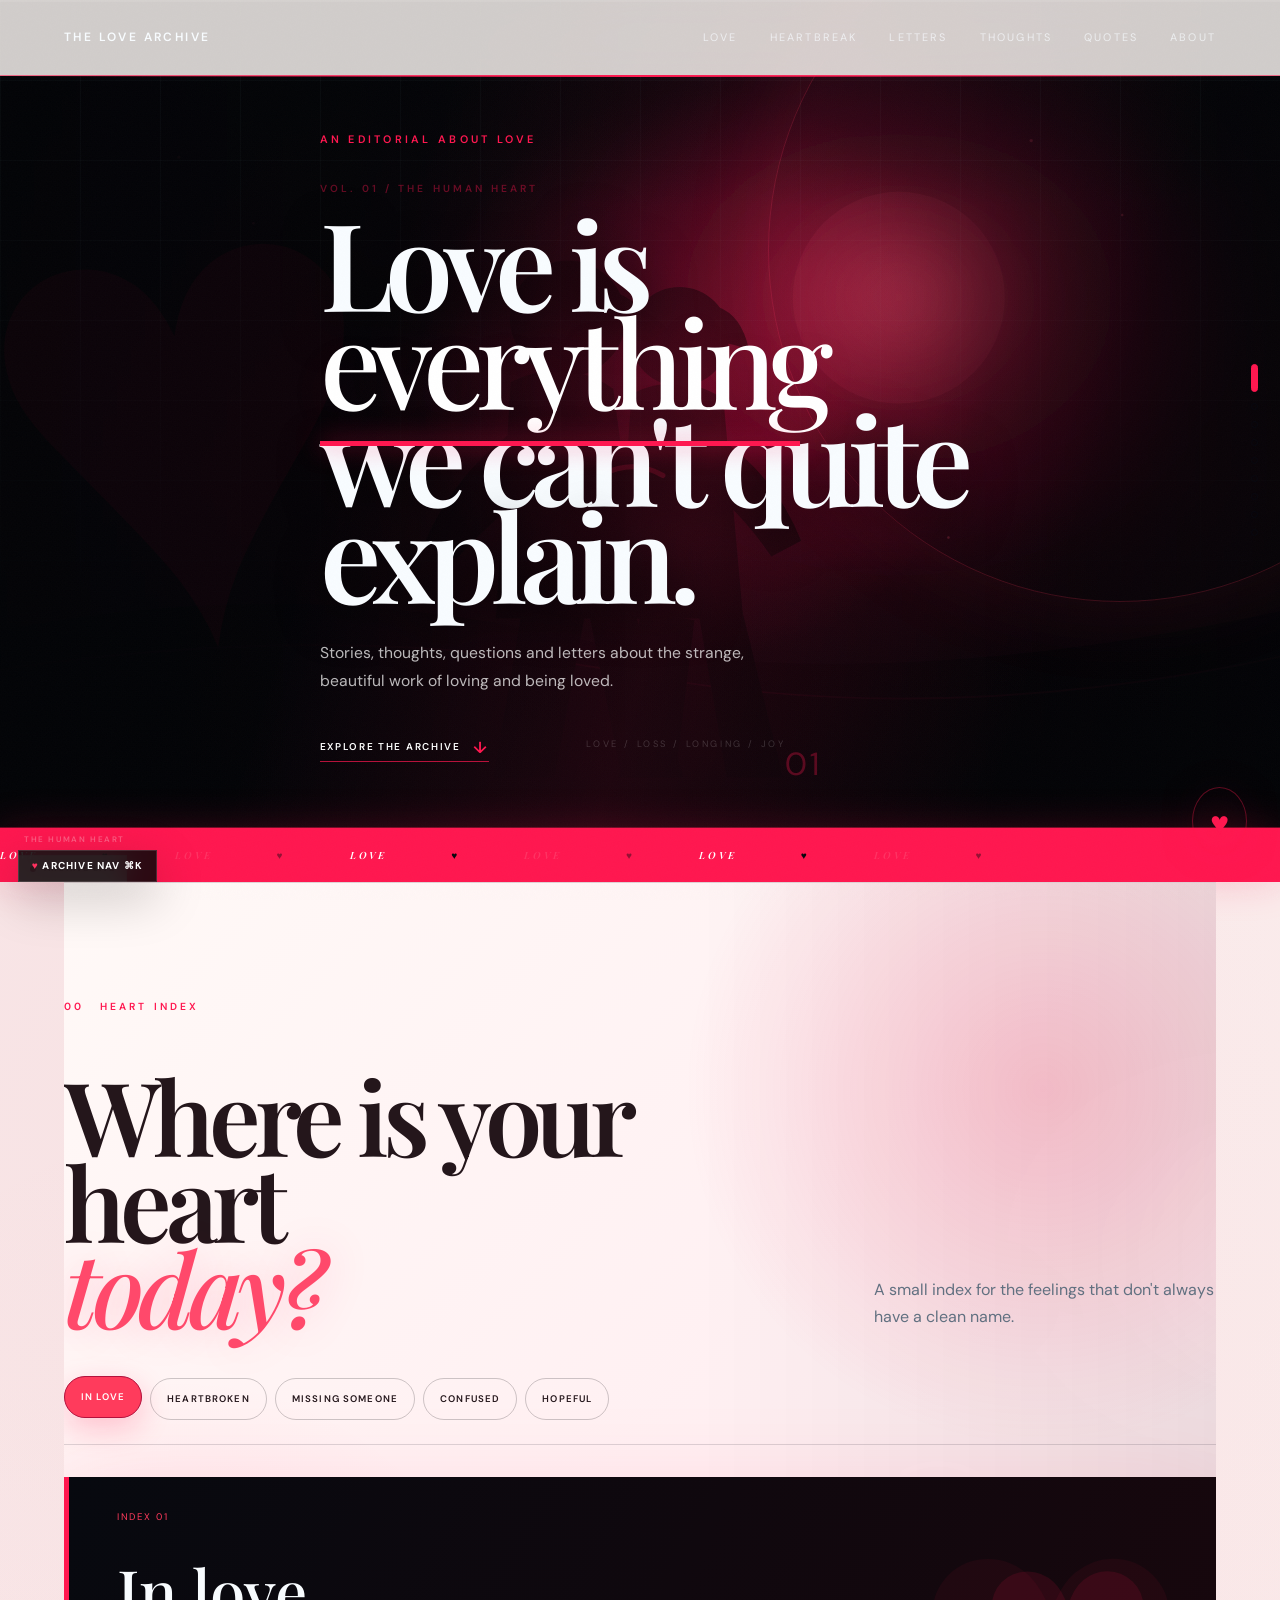
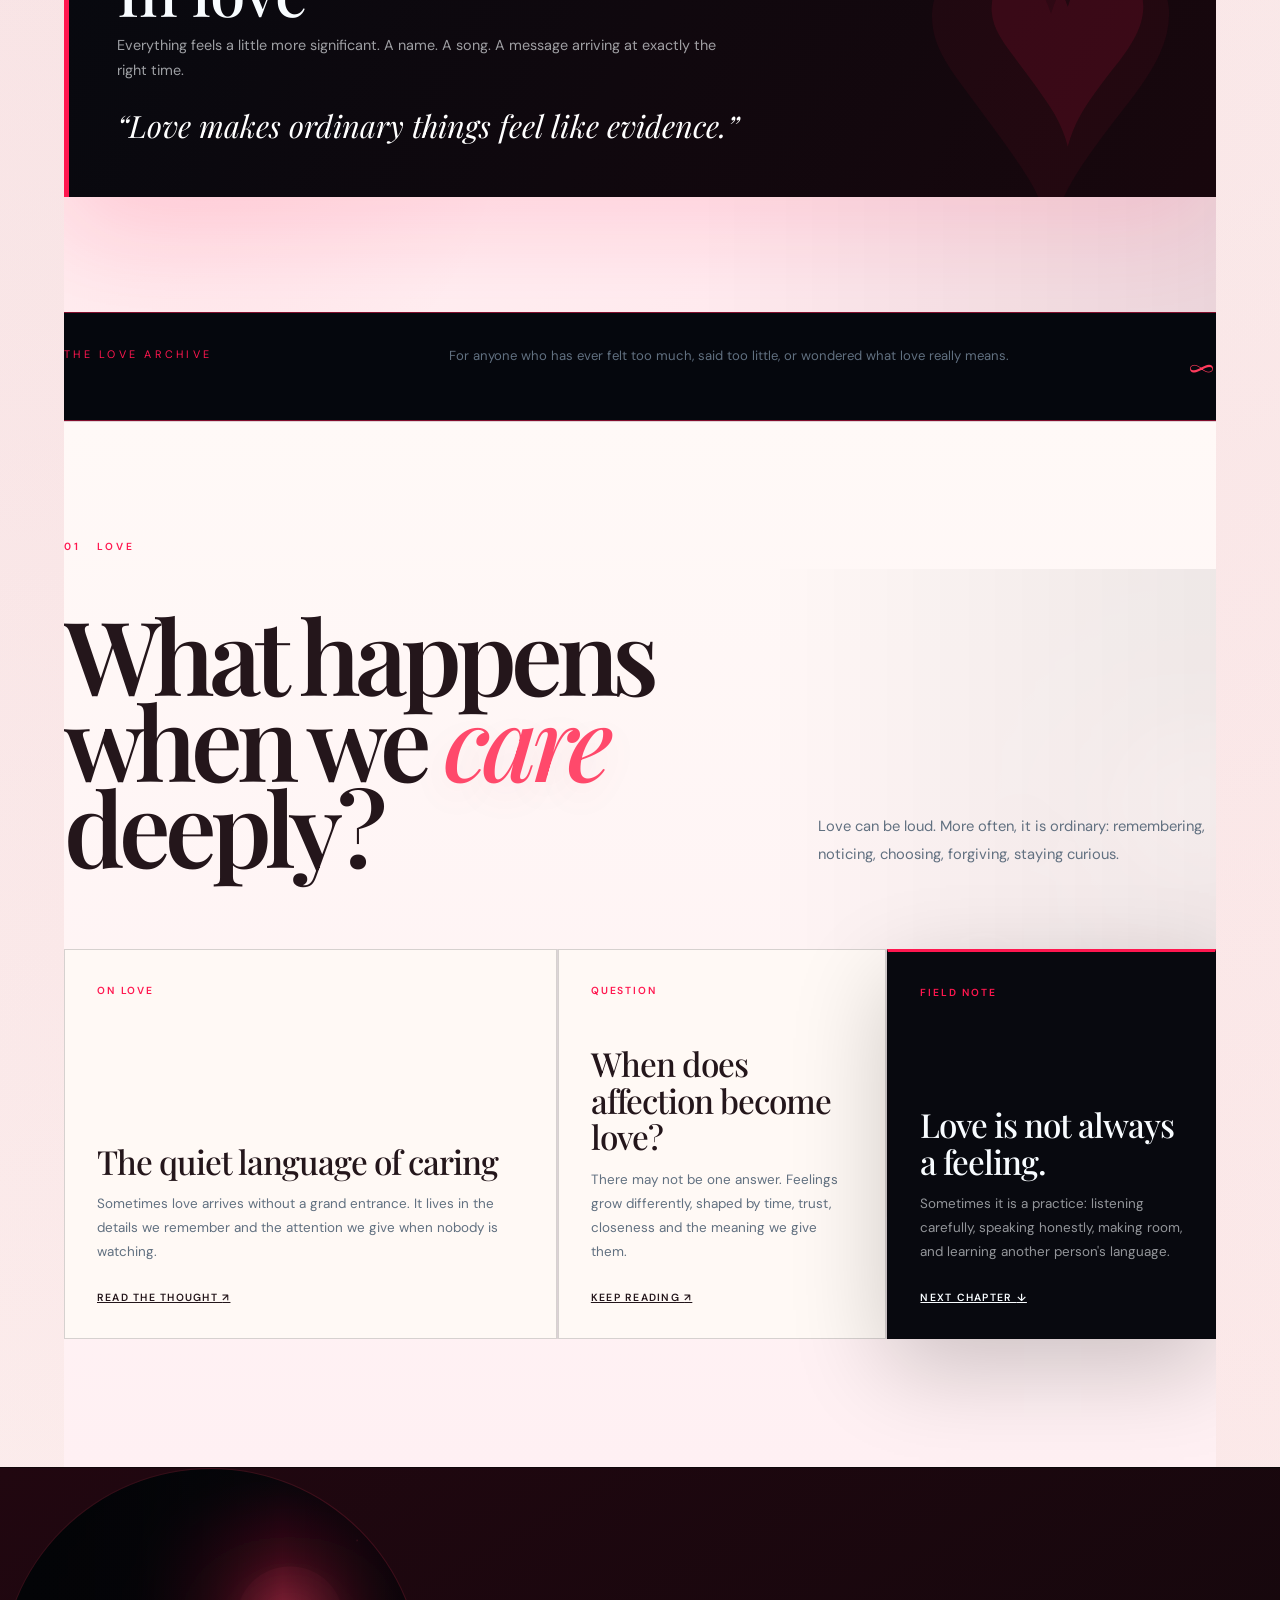
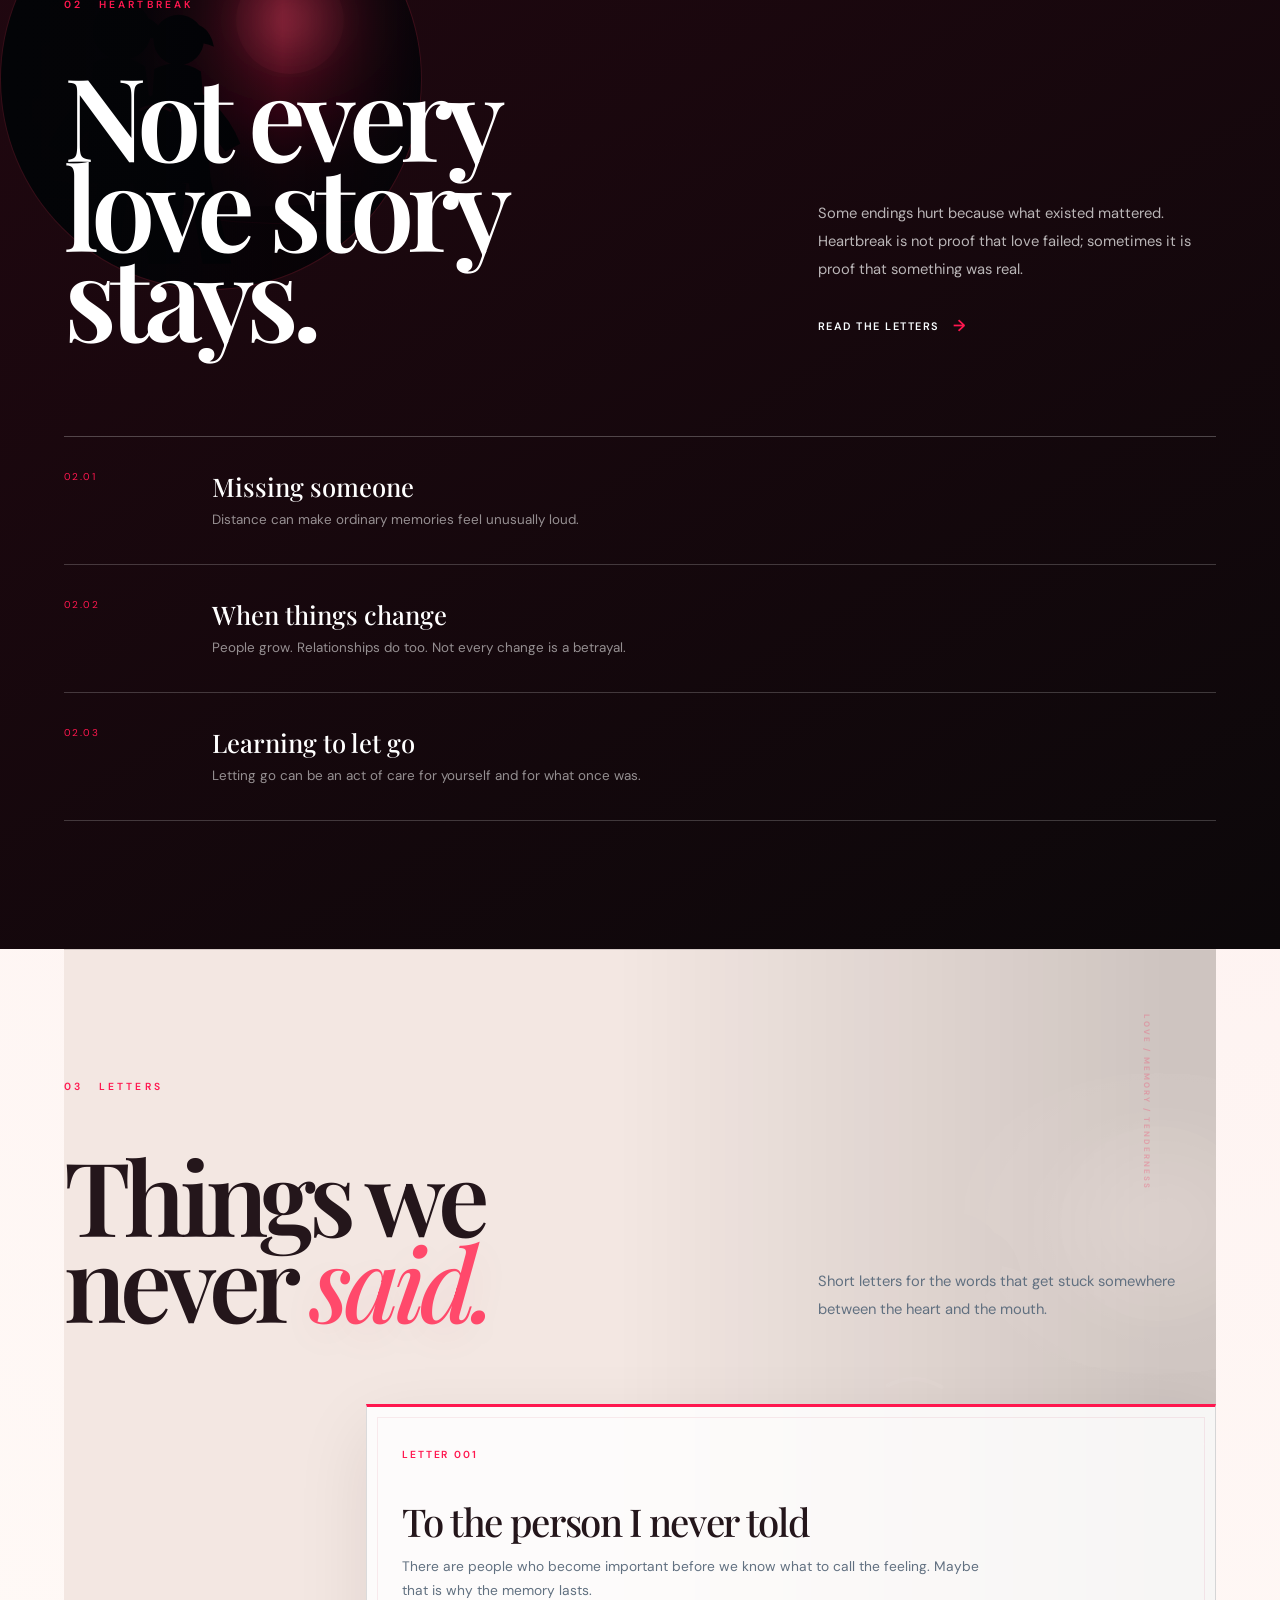
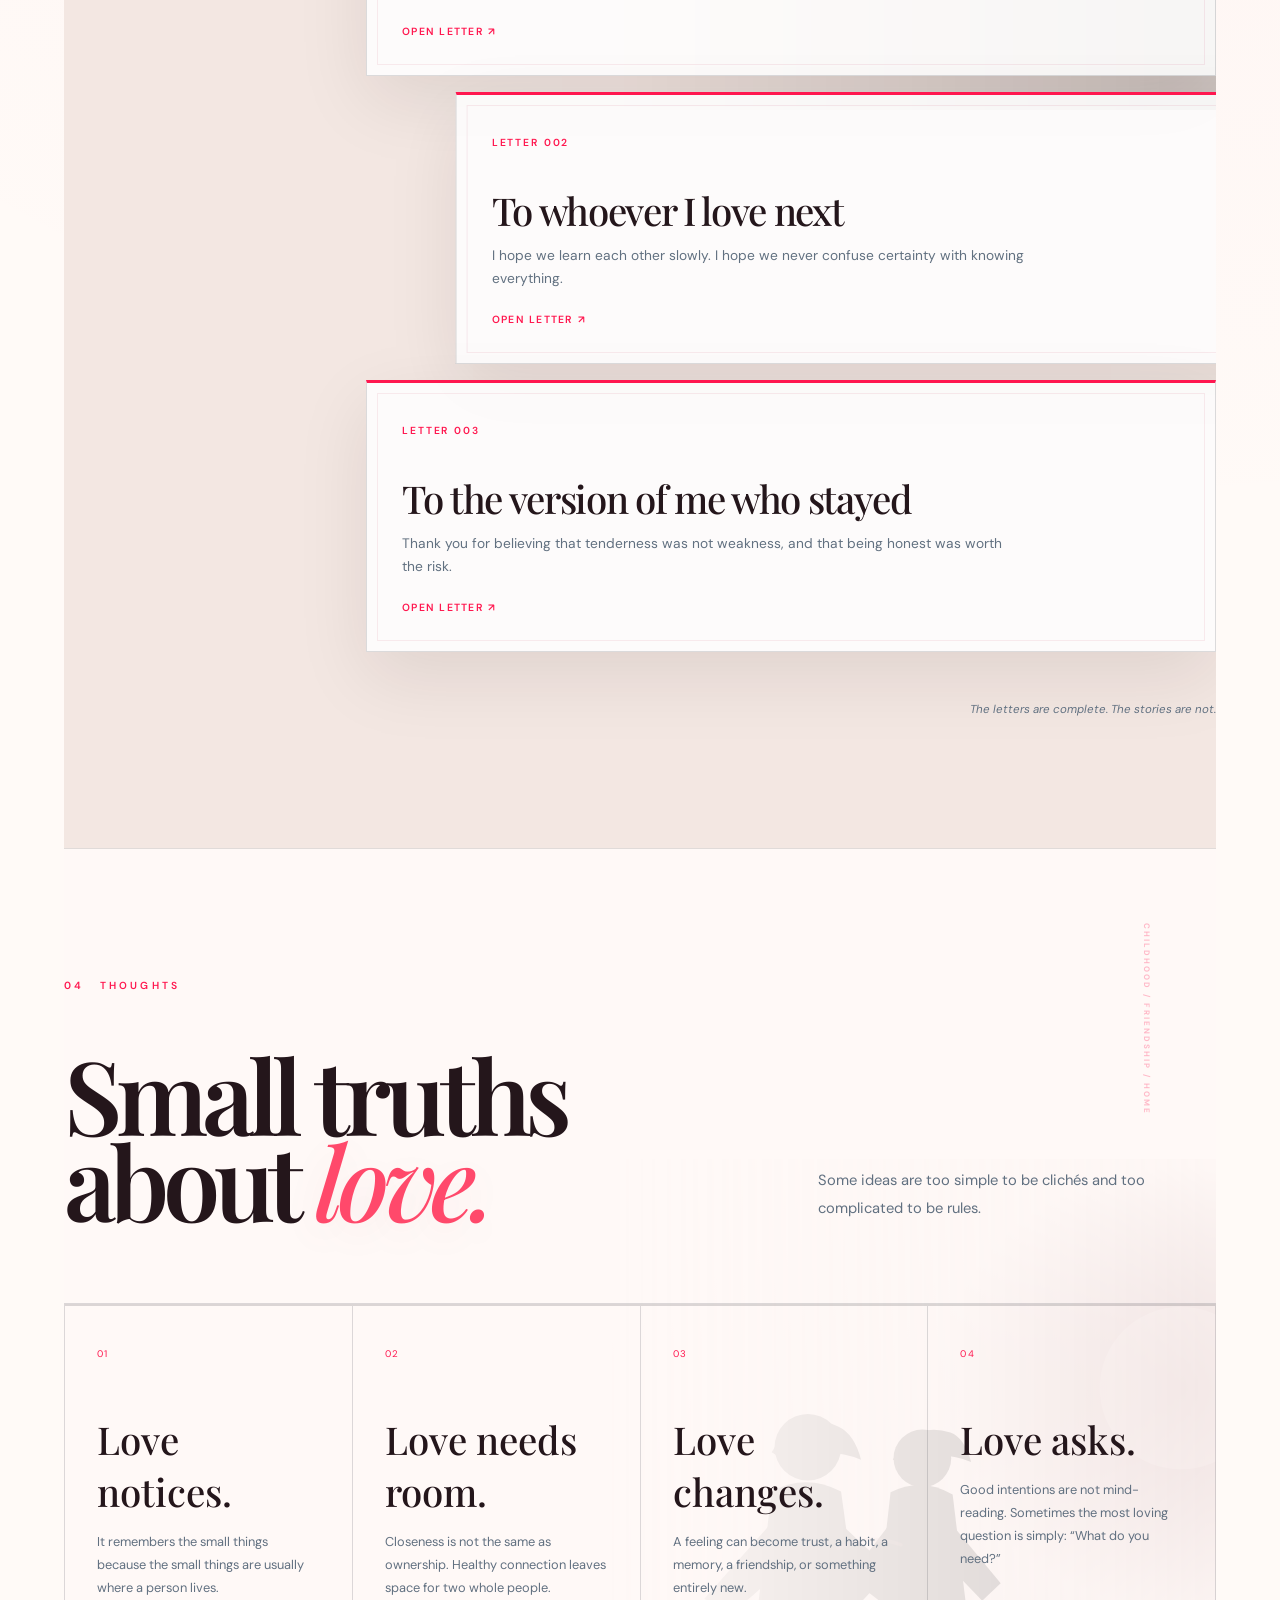
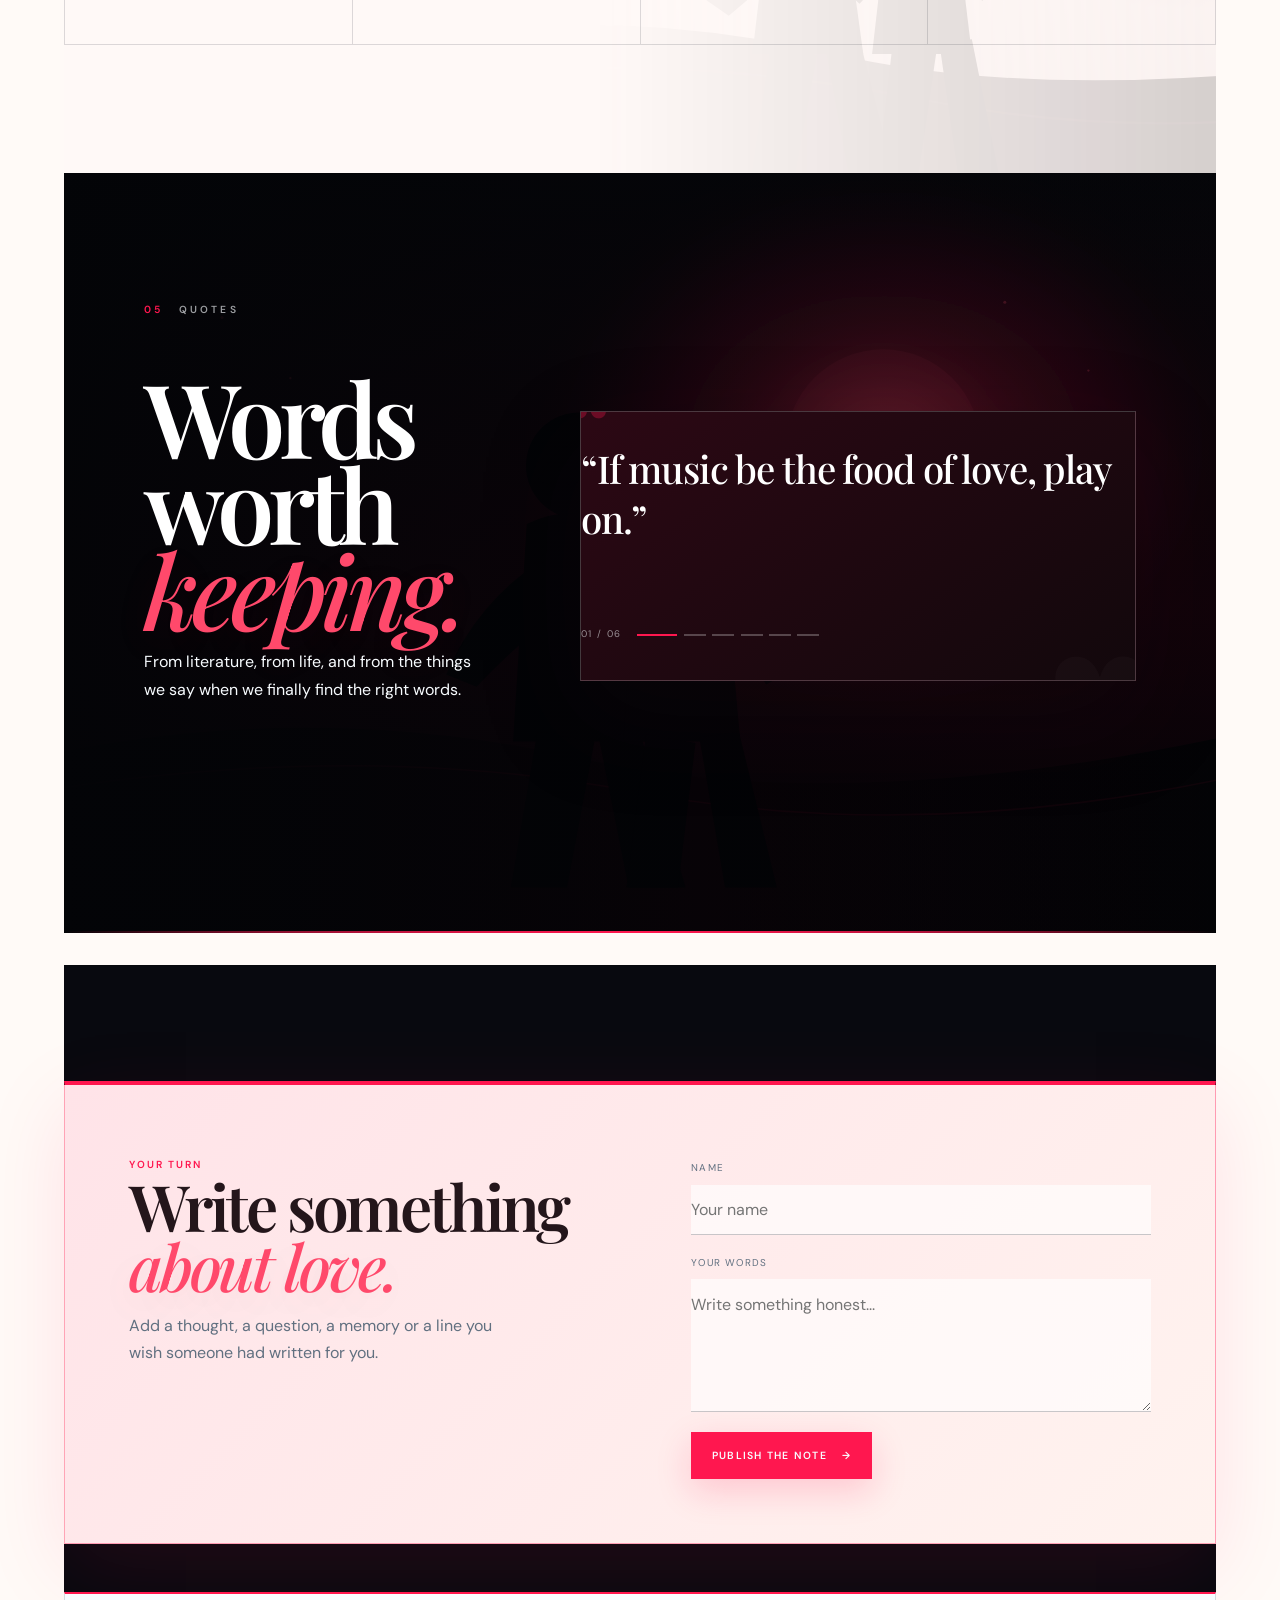
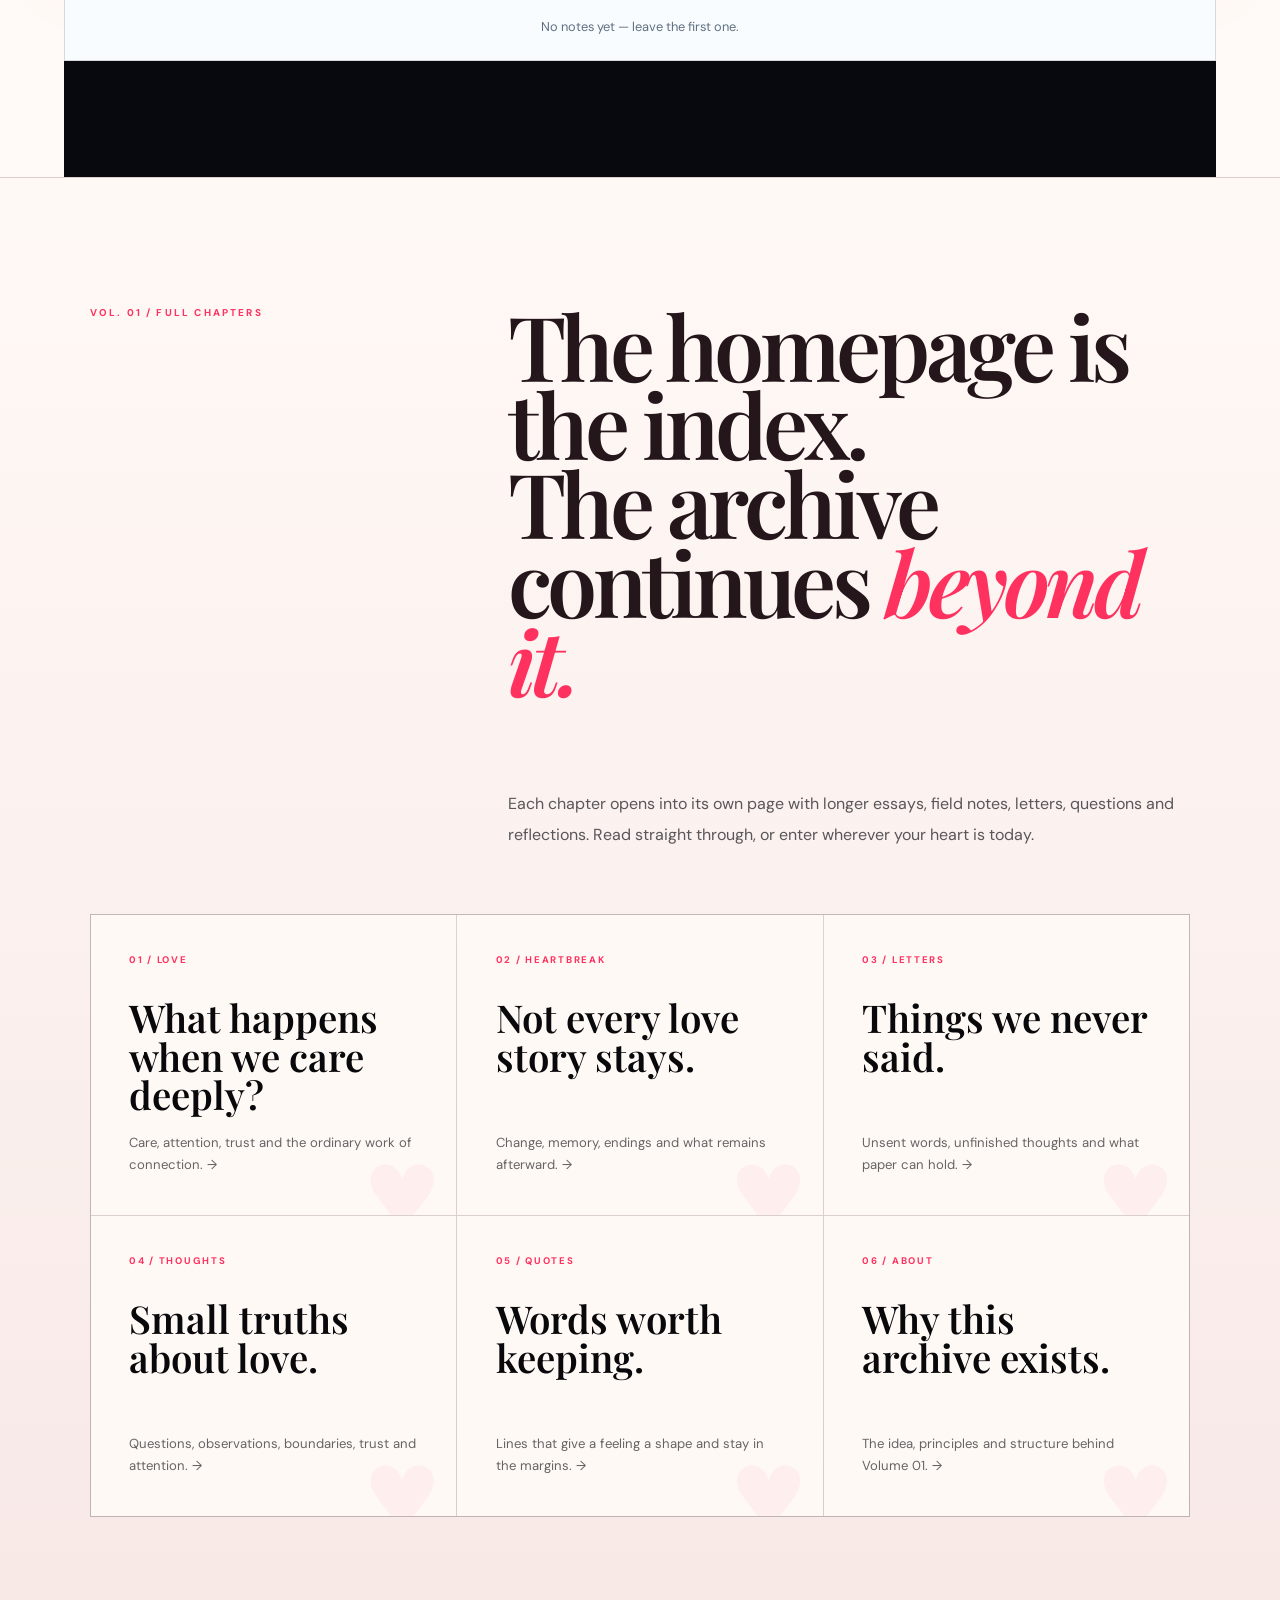
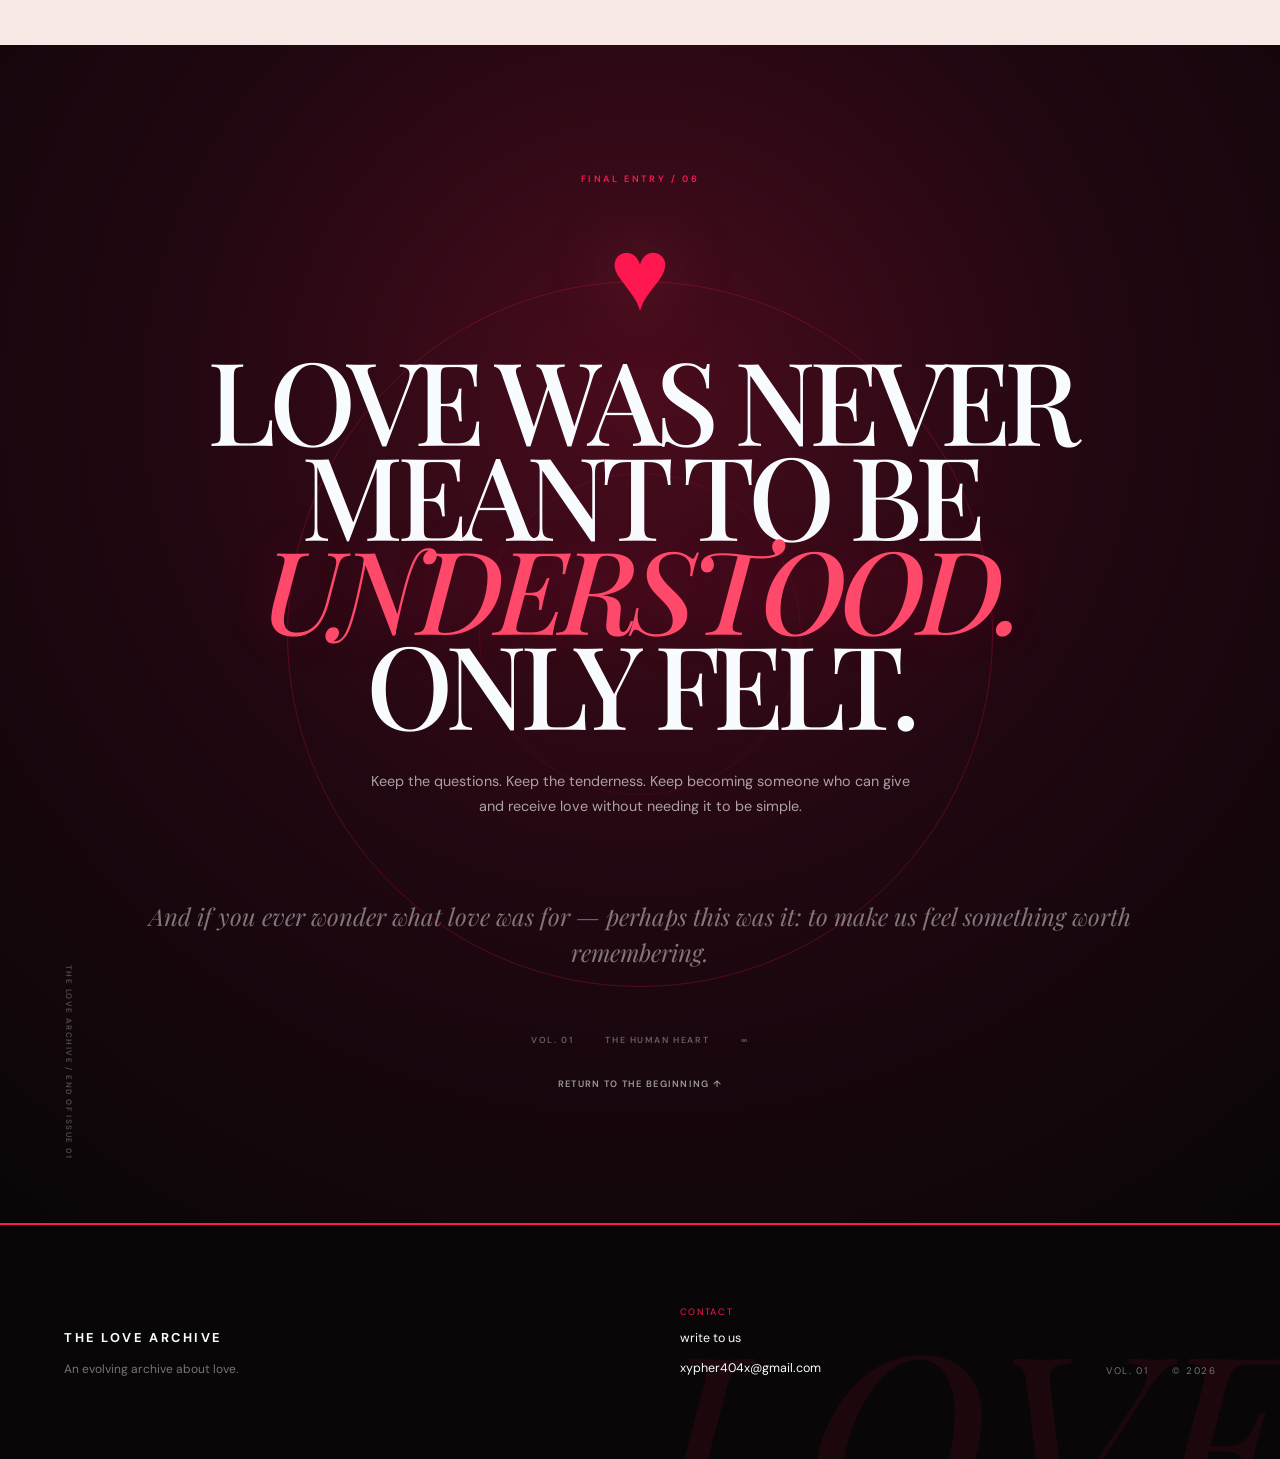
<file: index.html>
<!DOCTYPE html>
<html lang="en"><head><meta charset="UTF-8"><meta name="viewport" content="width=device-width, initial-scale=1.0"><meta name="theme-color" content="#05070d"><meta name="description" content="The Love Archive — an editorial space for thoughts, stories, questions, letters, and ideas about love."><title>The Love Archive — About Love</title><link rel="preconnect" href="https://fonts.googleapis.com"><link rel="preconnect" href="https://fonts.gstatic.com" crossorigin><link href="https://fonts.googleapis.com/css2?family=DM+Sans:wght@400;500;600&family=Playfair+Display:ital,wght@0,500;0,600;0,700;1,500;1,600&display=swap" rel="stylesheet"><link rel="stylesheet" href="style.css"><link rel="stylesheet" href="phase2.css"><link rel="stylesheet" href="experience.css"><link rel="stylesheet" href="final.css"><link rel="stylesheet" href="reference.css"><link rel="stylesheet" href="love-v2.css"><link rel="stylesheet" href="volume-v3.css"></head><body class="archive-home">
<div class="archive-progress" aria-hidden="true"><i id="archiveProgress"></i></div><div class="archive-opening" id="archiveOpening" aria-hidden="true"><div class="opening-inner"><span class="opening-kicker">THE LOVE ARCHIVE</span><div class="opening-heart" aria-hidden="true">♥</div><span class="opening-volume">VOL. 01 / THE HUMAN HEART</span><span class="opening-line">An archive of thoughts about love.</span></div></div><div class="secret-panel" id="secretPanel" hidden><div class="secret-inner"><span class="secret-code">ARCHIVE // 404</span><div class="secret-heart">♥</div><h2>You found what<br><em>wasn't there.</em></h2><p>Some things are hidden because they are unfinished. Some are hidden because someone thought to look.</p><button class="secret-close" id="secretClose" type="button">Return to the archive <span>↗</span></button></div></div><div class="love-pulse" aria-hidden="true">♥</div><div class="love-marquee" aria-hidden="true"><div>LOVE / LOVE / LOVE / LOVE / LOVE / LOVE / LOVE / LOVE / LOVE / LOVE / LOVE / LOVE /</div></div>
<nav class="navbar" id="navbar" aria-label="Primary navigation"><a class="brand" href="index.html">THE LOVE ARCHIVE</a><button class="nav-toggle" id="navToggle" aria-label="Open navigation" aria-expanded="false"><span></span><span></span><span></span></button><div class="nav-links" id="navLinks"><a href="love.html">Love</a><a href="heartbreak.html">Heartbreak</a><a href="letters.html">Letters</a><a href="thoughts.html">Thoughts</a><a href="quotes.html">Quotes</a><a href="about.html">About</a></div></nav>
<div class="chapter-rail" id="chapterRail" aria-label="Archive chapters"><button class="active" type="button" data-target="home" aria-label="Home"></button><button type="button" data-target="heart-index" aria-label="Heart index"></button><button type="button" data-target="love" aria-label="Love"></button><button type="button" data-target="heartbreak" aria-label="Heartbreak"></button><button type="button" data-target="letters" aria-label="Letters"></button><button type="button" data-target="thoughts" aria-label="Thoughts"></button><button type="button" data-target="quotes" aria-label="Quotes"></button><button type="button" data-target="notes" aria-label="Your turn"></button><button type="button" data-target="manifesto" aria-label="Manifesto"></button></div>
<header class="hero" id="home"><div class="hero-grid" aria-hidden="true"></div><div class="hero-orbit" aria-hidden="true"></div><div class="hero-content"><p class="eyebrow">An editorial about love</p><p class="issue">VOL. 01 / THE HUMAN HEART</p><h1>Love is<br><em>everything</em><br>we can't quite explain.</h1><p class="hero-deck">Stories, thoughts, questions and letters about the strange, beautiful work of loving and being loved.</p><a class="text-link" href="#love">Explore the archive <span>↓</span></a></div><div class="hero-side" aria-hidden="true"><span>LOVE / LOSS / LONGING / JOY</span><span>01</span></div></header><main>
<section class="archive-ticker" aria-hidden="true"><span>LOVE</span><span>LOVE</span><span>LOVE</span><span>LOVE</span><span>LOVE</span><span>LOVE</span></section>
<section class="section heart-index" id="heart-index"><div class="section-top"><span>00</span><p>HEART INDEX</p></div><div class="heart-index-head"><h2>Where is your heart<br><em>today?</em></h2><p>A small index for the feelings that don't always have a clean name.</p></div><div class="heart-tabs" role="tablist" aria-label="Heart feelings"><button class="heart-tab active" type="button" role="tab" aria-selected="true" data-feeling="love">In love</button><button class="heart-tab" type="button" role="tab" aria-selected="false" data-feeling="broken">Heartbroken</button><button class="heart-tab" type="button" role="tab" aria-selected="false" data-feeling="missing">Missing someone</button><button class="heart-tab" type="button" role="tab" aria-selected="false" data-feeling="confused">Confused</button><button class="heart-tab" type="button" role="tab" aria-selected="false" data-feeling="hopeful">Hopeful</button></div><article class="heart-entry" id="heartEntry"><span class="heart-entry-no">INDEX 01</span><h3>In love</h3><p>Everything feels a little more significant. A name. A song. A message arriving at exactly the right time.</p><blockquote>“Love makes ordinary things feel like evidence.”</blockquote></article></section>
<section class="intro-strip" aria-label="Introduction"><p>THE LOVE ARCHIVE</p><p>For anyone who has ever felt too much, said too little, or wondered what love really means.</p><span>∞</span></section>
<section class="section feature" id="love"><div class="section-top"><span>01</span><p>LOVE</p></div><div class="feature-head"><h2>What happens<br>when we <em>care</em><br>deeply?</h2><p>Love can be loud. More often, it is ordinary: remembering, noticing, choosing, forgiving, staying curious.</p></div><div class="article-grid"><article class="article article-large"><span class="article-tag">ON LOVE</span><h3>The quiet language of caring</h3><p>Sometimes love arrives without a grand entrance. It lives in the details we remember and the attention we give when nobody is watching.</p><a href="#thoughts">Read the thought <span>↗</span></a></article><article class="article"><span class="article-tag">QUESTION</span><h3>When does affection become love?</h3><p>There may not be one answer. Feelings grow differently, shaped by time, trust, closeness and the meaning we give them.</p><a href="#letters">Keep reading <span>↗</span></a></article><article class="article dark"><span class="article-tag">FIELD NOTE</span><h3>Love is not always a feeling.</h3><p>Sometimes it is a practice: listening carefully, speaking honestly, making room, and learning another person's language.</p><a href="#heartbreak">Next chapter <span>↓</span></a></article></div></section>
<section class="section heartbreak" id="heartbreak"><div class="section-top"><span>02</span><p>HEARTBREAK</p></div><div class="split-heading"><h2>Not every<br>love story<br>stays.</h2><div><p class="lead">Some endings hurt because what existed mattered. Heartbreak is not proof that love failed; sometimes it is proof that something was real.</p><a class="text-link dark-link" href="#letters">Read the letters <span>→</span></a></div></div><div class="heartbreak-list"><article><span>02.01</span><div><h3>Missing someone</h3><p>Distance can make ordinary memories feel unusually loud.</p></div></article><article><span>02.02</span><div><h3>When things change</h3><p>People grow. Relationships do too. Not every change is a betrayal.</p></div></article><article><span>02.03</span><div><h3>Learning to let go</h3><p>Letting go can be an act of care for yourself and for what once was.</p></div></article></div></section>
<section class="section letters" id="letters"><div class="section-top"><span>03</span><p>LETTERS</p></div><div class="letters-intro"><h2>Things we<br>never <em>said.</em></h2><p>Short letters for the words that get stuck somewhere between the heart and the mouth.</p></div><div class="letter-stack"><article class="letter-card"><span class="letter-no">LETTER 001</span><h3>To the person I never told</h3><p>There are people who become important before we know what to call the feeling. Maybe that is why the memory lasts.</p><div class="letter-more"><p>I wonder whether you ever noticed the little ways I tried to say it without saying it. Maybe the unfinished sentence was the most honest thing I could give you.</p></div><button class="letter-open" type="button" aria-expanded="false">Open letter <span>↗</span></button></article><article class="letter-card offset"><span class="letter-no">LETTER 002</span><h3>To whoever I love next</h3><p>I hope we learn each other slowly. I hope we never confuse certainty with knowing everything.</p><div class="letter-more"><p>Let us keep asking questions even after we think we know the answers. Let us be kind when one of us is still learning how to be understood.</p></div><button class="letter-open" type="button" aria-expanded="false">Open letter <span>↗</span></button></article><article class="letter-card"><span class="letter-no">LETTER 003</span><h3>To the version of me who stayed</h3><p>Thank you for believing that tenderness was not weakness, and that being honest was worth the risk.</p><div class="letter-more"><p>You did not have to become colder to become wiser. Keep the softness. Just learn where it belongs.</p></div><button class="letter-open" type="button" aria-expanded="false">Open letter <span>↗</span></button></article></div><p class="letters-note">The letters are complete. The stories are not.</p></section>
<section class="section thoughts" id="thoughts"><div class="section-top"><span>04</span><p>THOUGHTS</p></div><div class="thoughts-head"><h2>Small truths<br>about <em>love.</em></h2><p>Some ideas are too simple to be clichés and too complicated to be rules.</p></div><div class="thought-grid"><article><span>01</span><h3>Love notices.</h3><p>It remembers the small things because the small things are usually where a person lives.</p></article><article><span>02</span><h3>Love needs room.</h3><p>Closeness is not the same as ownership. Healthy connection leaves space for two whole people.</p></article><article><span>03</span><h3>Love changes.</h3><p>A feeling can become trust, a habit, a memory, a friendship, or something entirely new.</p></article><article><span>04</span><h3>Love asks.</h3><p>Good intentions are not mind-reading. Sometimes the most loving question is simply: “What do you need?”</p></article></div></section>
<section class="section quotes" id="quotes"><div class="section-top"><span>05</span><p>QUOTES</p></div><div class="quote-layout"><div><h2>Words worth<br><em>keeping.</em></h2><p>From literature, from life, and from the things we say when we finally find the right words.</p></div><div class="quote-box"><div class="quote-mark">“</div><blockquote id="quoteText"></blockquote><div class="quote-controls"><span id="quoteIndex"></span><div id="quoteDots"></div></div></div></div></section>
<section class="section note-section" id="notes"><div class="note-card"><div><span class="article-tag">YOUR TURN</span><h2>Write something<br><em>about love.</em></h2><p>Add a thought, a question, a memory or a line you wish someone had written for you.</p></div><form id="messageForm"><label class="field-label" for="msgName">Name</label><input class="field-input" id="msgName" type="text" placeholder="Your name" autocomplete="off"><label class="field-label" for="msgText">Your words</label><textarea class="field-textarea" id="msgText" rows="4" placeholder="Write something honest..."></textarea><p class="field-error" id="formError" hidden>Please add your name and your words.</p><button type="submit" class="btn">Publish the note <span>→</span></button></form></div><ul class="message-wall" id="messageWall"></ul></section>
<section class="home-volume-directory" aria-label="Full archive chapters"><div class="home-volume-head"><span>VOL. 01 / FULL CHAPTERS</span><h2>The homepage is the index.<br>The archive continues <em>beyond it.</em></h2><p>Each chapter opens into its own page with longer essays, field notes, letters, questions and reflections. Read straight through, or enter wherever your heart is today.</p></div><div class="home-volume-grid"><a href="love.html"><small>01 / LOVE</small><strong>What happens when we care deeply?</strong><span>Care, attention, trust and the ordinary work of connection. →</span></a><a href="heartbreak.html"><small>02 / HEARTBREAK</small><strong>Not every love story stays.</strong><span>Change, memory, endings and what remains afterward. →</span></a><a href="letters.html"><small>03 / LETTERS</small><strong>Things we never said.</strong><span>Unsent words, unfinished thoughts and what paper can hold. →</span></a><a href="thoughts.html"><small>04 / THOUGHTS</small><strong>Small truths about love.</strong><span>Questions, observations, boundaries, trust and attention. →</span></a><a href="quotes.html"><small>05 / QUOTES</small><strong>Words worth keeping.</strong><span>Lines that give a feeling a shape and stay in the margins. →</span></a><a href="about.html"><small>06 / ABOUT</small><strong>Why this archive exists.</strong><span>The idea, principles and structure behind Volume 01. →</span></a></div></section><section class="archive-manifesto" id="manifesto"><span class="archive-stamp">THE LOVE ARCHIVE / END OF ISSUE 01</span><div class="manifesto-inner"><span class="manifesto-kicker">FINAL ENTRY / 06</span><div class="manifesto-heart" aria-hidden="true">♥</div><h2>LOVE WAS NEVER<br>MEANT TO BE <em>UNDERSTOOD.</em><br>ONLY FELT.</h2><p class="manifesto-sub">Keep the questions. Keep the tenderness. Keep becoming someone who can give and receive love without needing it to be simple.</p><p class="final-whisper">And if you ever wonder what love was for — perhaps this was it: to make us feel something worth remembering.</p><div class="manifesto-end"><span>VOL. 01</span><span>THE HUMAN HEART</span><span>∞</span></div><a class="back-top" href="#home">Return to the beginning ↑</a></div></section></main>
<footer class="footer"><div><strong>THE LOVE ARCHIVE</strong><p>An evolving archive about love.</p></div><div class="footer-contact"><span>CONTACT</span><a class="footer-secret" href="write.html">write to us</a><a href="mailto:xypher404x@gmail.com">xypher404x@gmail.com</a></div><div><span>VOL. 01</span><span>© 2026</span></div></footer><script src="script.js"></script><script src="love-v2.js"></script><script src="volume-v3.js"></script></body></html>
</file>
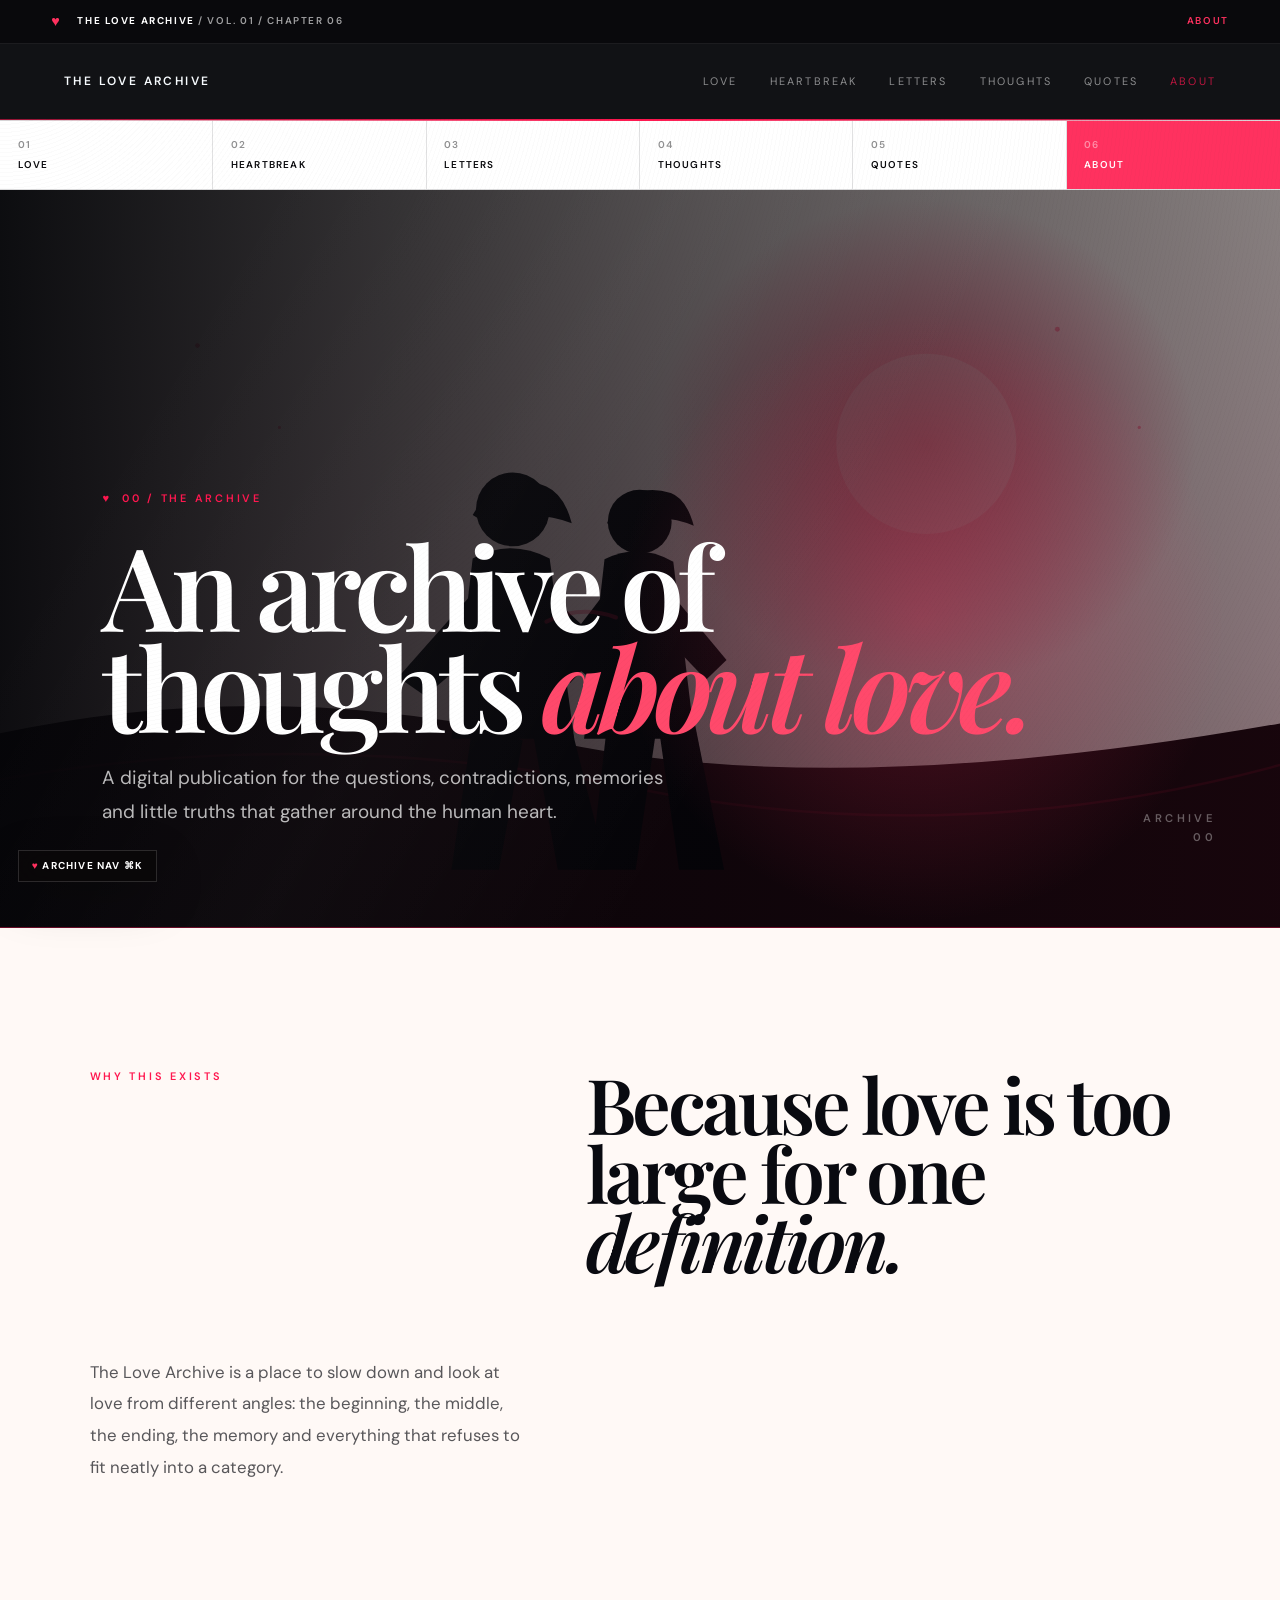
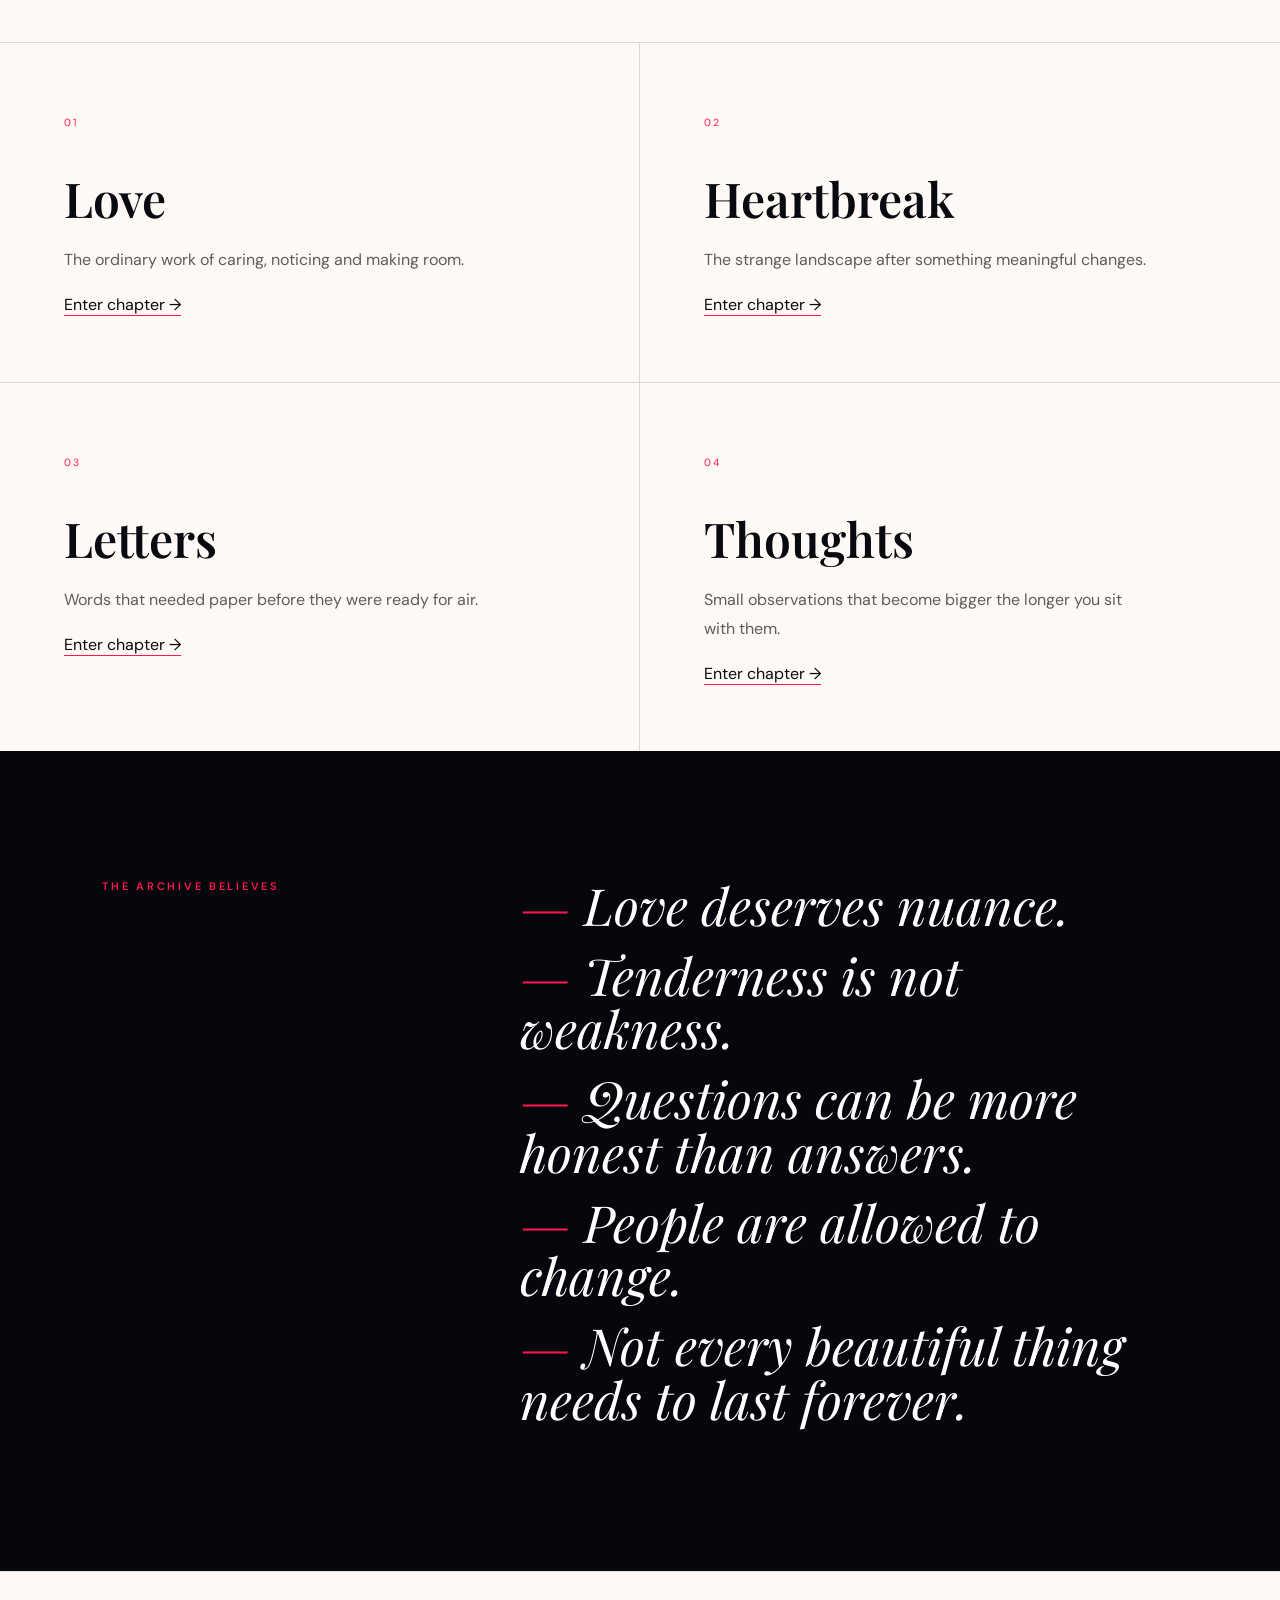
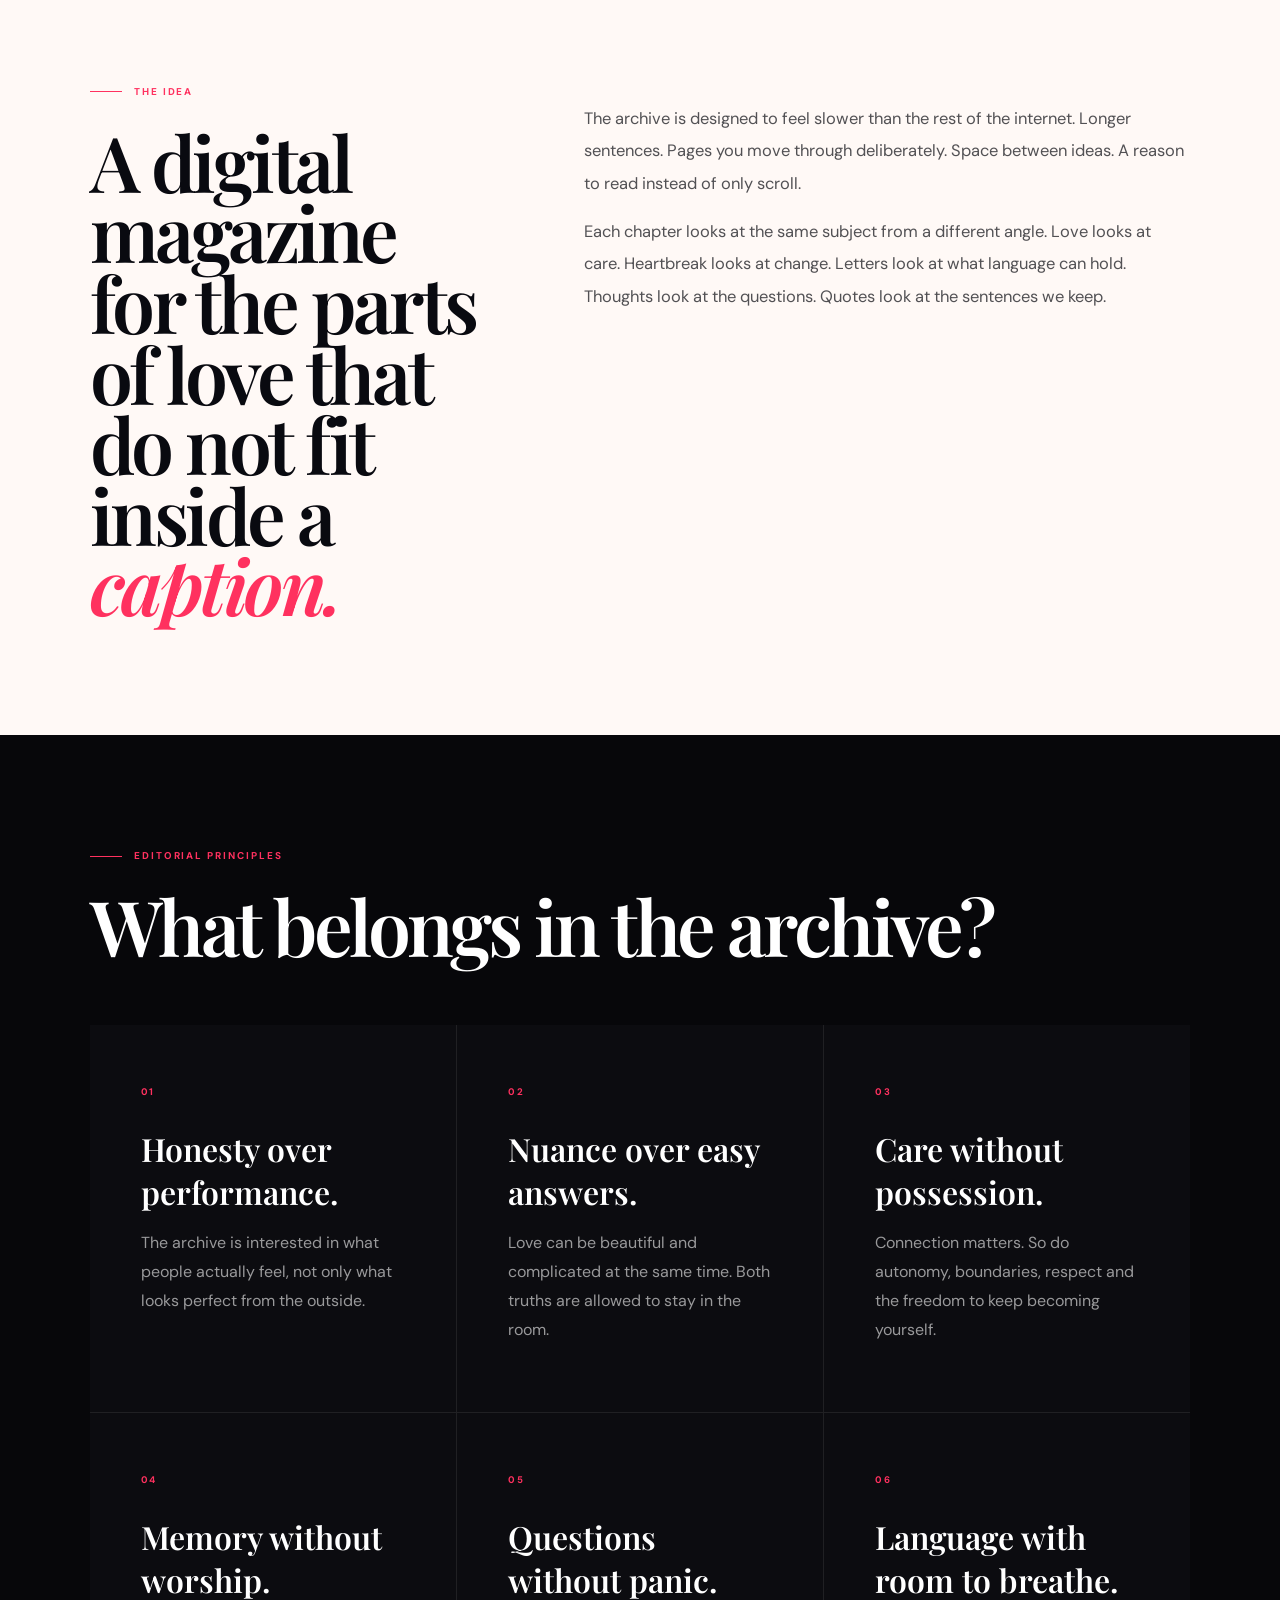
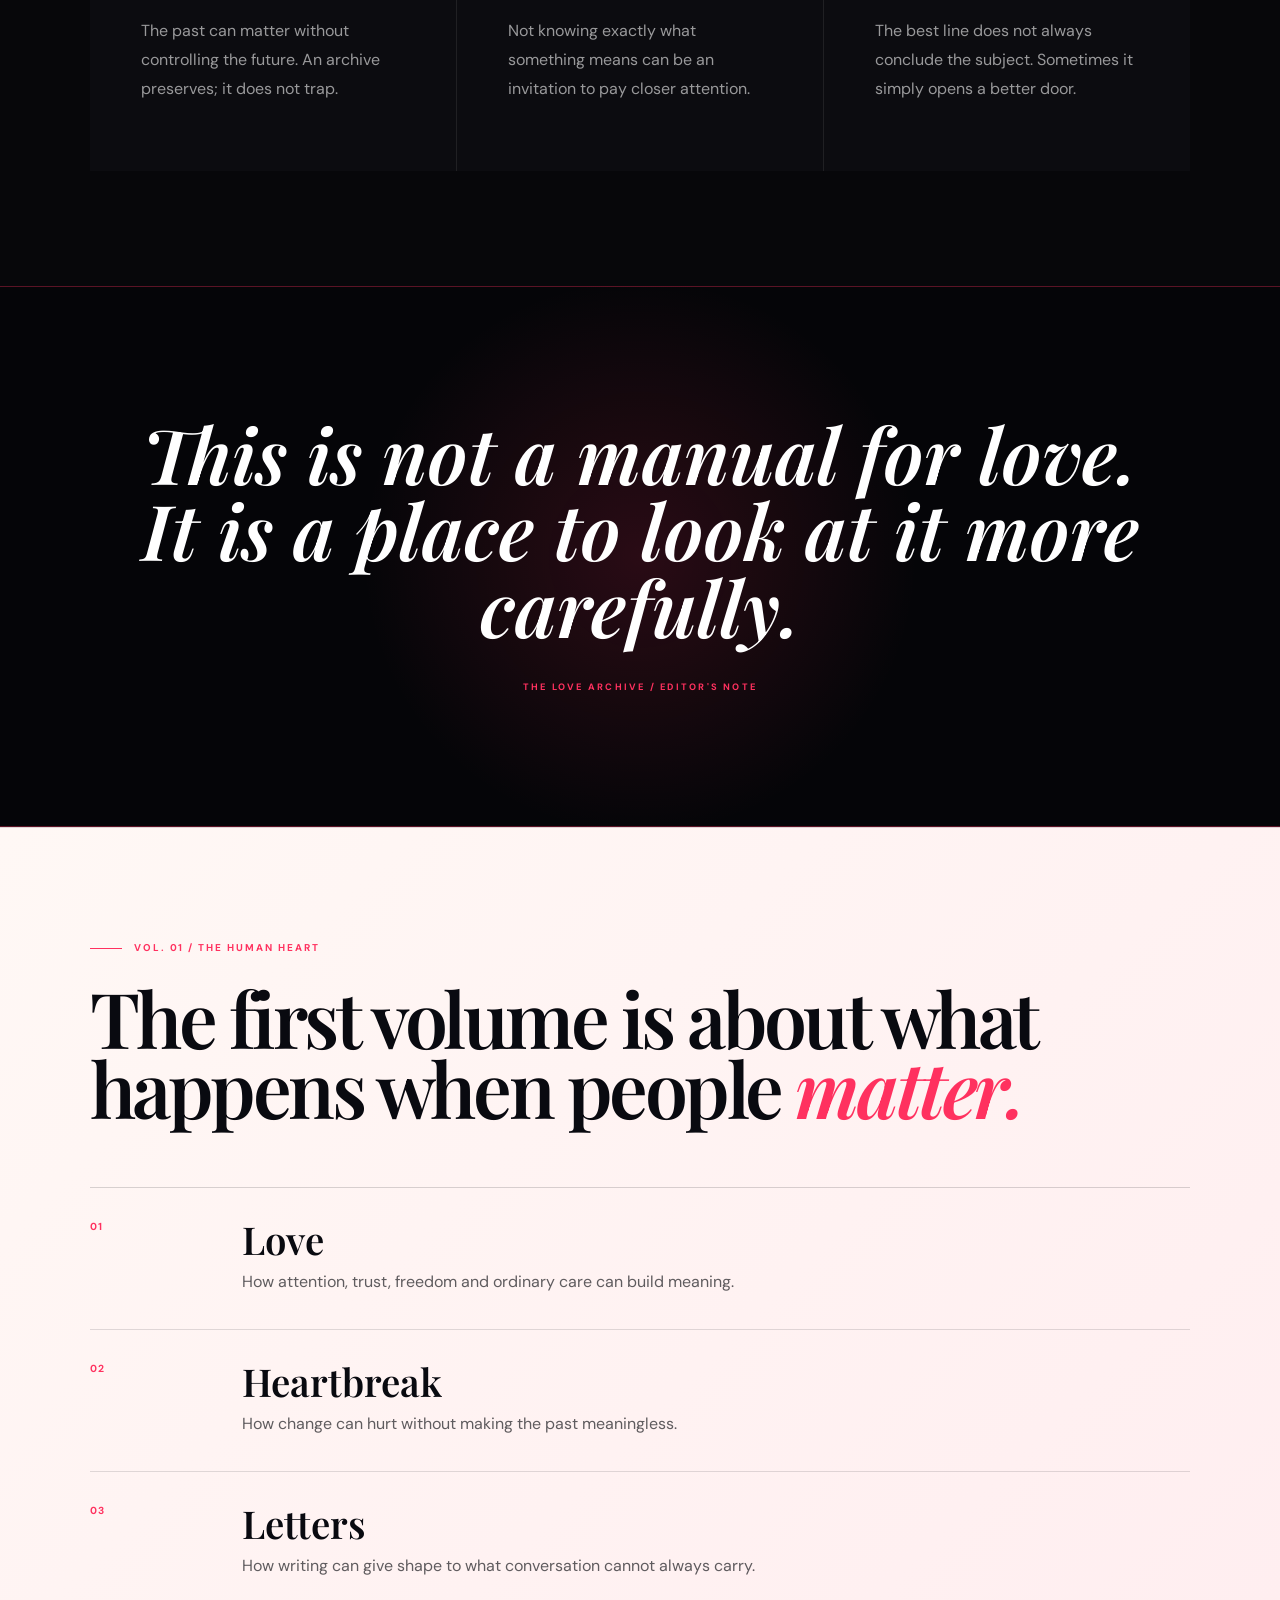
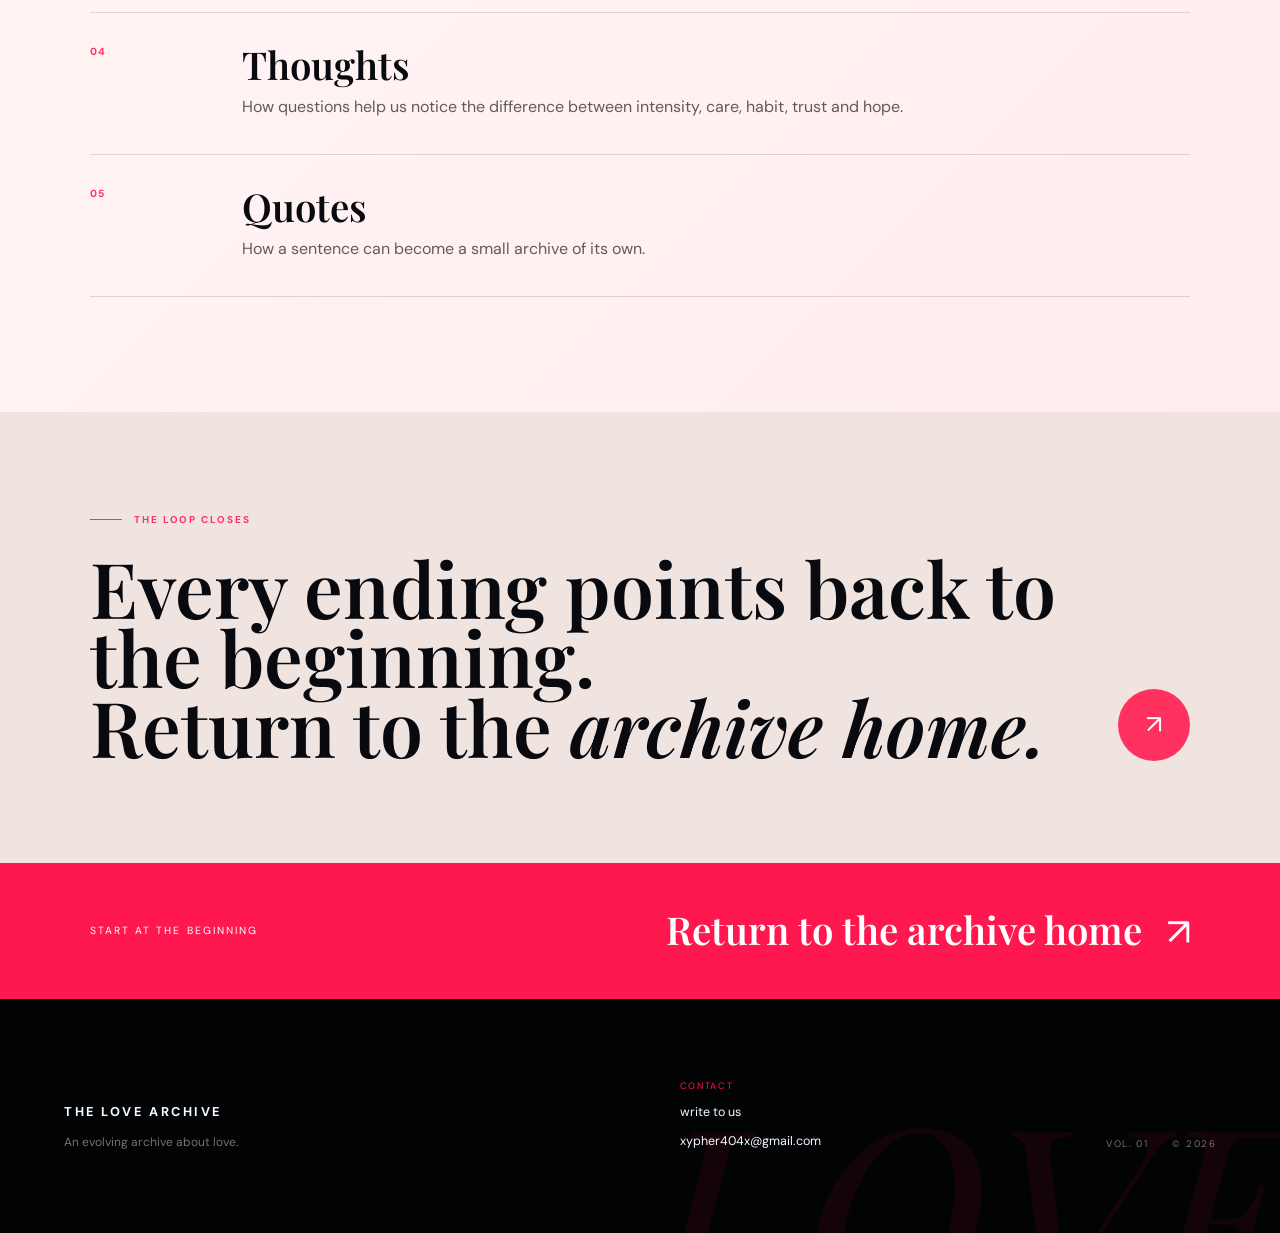
<file: about.html>
<!DOCTYPE html>
<html lang="en"><head><meta charset="UTF-8"><meta name="viewport" content="width=device-width, initial-scale=1.0"><meta name="description" content="About The Love Archive — an evolving digital publication about love."><title>About — The Love Archive</title><link rel="preconnect" href="https://fonts.googleapis.com"><link rel="preconnect" href="https://fonts.gstatic.com" crossorigin><link href="https://fonts.googleapis.com/css2?family=DM+Sans:wght@400;500;600&display=swap" rel="stylesheet"><link href="https://fonts.googleapis.com/css2?family=Playfair+Display:ital,wght@0,500;0,600;0,700;1,500;1,600&display=swap" rel="stylesheet"><link rel="stylesheet" href="style.css"><link rel="stylesheet" href="phase2.css"><link rel="stylesheet" href="experience.css"><link rel="stylesheet" href="final.css"><link rel="stylesheet" href="reference.css"><link rel="stylesheet" href="page.css"><link rel="stylesheet" href="volume-v3.css"></head>
<body class="archive-page about-page"><div class="chapter-ribbon"><span class="ribbon-heart">♥</span><span class="ribbon-route"><b>THE LOVE ARCHIVE</b> / VOL. 01 / CHAPTER 06</span><span class="ribbon-count">ABOUT</span></div>
<nav class="navbar page-nav"><a class="brand" href="index.html">THE LOVE ARCHIVE</a><button class="nav-toggle" id="navToggle" aria-label="Open navigation" aria-expanded="false"><span></span><span></span><span></span></button><div class="nav-links" id="navLinks"><a href="love.html">Love</a><a href="heartbreak.html">Heartbreak</a><a href="letters.html">Letters</a><a href="thoughts.html">Thoughts</a><a href="quotes.html">Quotes</a><a class="active" href="about.html">About</a></div></nav>
<div class="chapter-map"><a href="love.html"><span>01</span>Love</a><a href="heartbreak.html"><span>02</span>Heartbreak</a><a href="letters.html"><span>03</span>Letters</a><a href="thoughts.html"><span>04</span>Thoughts</a><a href="quotes.html"><span>05</span>Quotes</a><a class="current" href="about.html"><span>06</span>About</a></div>
<header class="page-hero page-hero-about"><div class="page-hero-copy"><span class="page-kicker">00 / THE ARCHIVE</span><h1>An archive of thoughts <em>about love.</em></h1><p>A digital publication for the questions, contradictions, memories and little truths that gather around the human heart.</p></div><span class="page-number">ARCHIVE<br>00</span></header>
<main class="page-main"><section class="editorial-intro"><span class="red-label">WHY THIS EXISTS</span><h2>Because love is too large for one <em>definition.</em></h2><p>The Love Archive is a place to slow down and look at love from different angles: the beginning, the middle, the ending, the memory and everything that refuses to fit neatly into a category.</p></section>
<section class="about-grid"><article><span>01</span><h3>Love</h3><p>The ordinary work of caring, noticing and making room.</p><a href="love.html">Enter chapter →</a></article><article><span>02</span><h3>Heartbreak</h3><p>The strange landscape after something meaningful changes.</p><a href="heartbreak.html">Enter chapter →</a></article><article><span>03</span><h3>Letters</h3><p>Words that needed paper before they were ready for air.</p><a href="letters.html">Enter chapter →</a></article><article><span>04</span><h3>Thoughts</h3><p>Small observations that become bigger the longer you sit with them.</p><a href="thoughts.html">Enter chapter →</a></article></section>
<section class="archive-principles"><span class="red-label">THE ARCHIVE BELIEVES</span><div><p>Love deserves nuance.</p><p>Tenderness is not weakness.</p><p>Questions can be more honest than answers.</p><p>People are allowed to change.</p><p>Not every beautiful thing needs to last forever.</p></div></section>

<section class="page-section"><div class="two-col-copy"><div><span class="section-label">THE IDEA</span><h2 class="big-line">A digital magazine for the parts of love that do not fit inside a <em>caption.</em></h2></div><div class="copy"><p>The archive is designed to feel slower than the rest of the internet. Longer sentences. Pages you move through deliberately. Space between ideas. A reason to read instead of only scroll.</p><p>Each chapter looks at the same subject from a different angle. Love looks at care. Heartbreak looks at change. Letters look at what language can hold. Thoughts look at the questions. Quotes look at the sentences we keep.</p></div></div></section>

<section class="page-section dark"><span class="section-label">EDITORIAL PRINCIPLES</span><h2 class="big-line">What belongs in the archive?</h2><div class="archive-values"><article><span>01</span><h3>Honesty over performance.</h3><p>The archive is interested in what people actually feel, not only what looks perfect from the outside.</p></article><article><span>02</span><h3>Nuance over easy answers.</h3><p>Love can be beautiful and complicated at the same time. Both truths are allowed to stay in the room.</p></article><article><span>03</span><h3>Care without possession.</h3><p>Connection matters. So do autonomy, boundaries, respect and the freedom to keep becoming yourself.</p></article><article><span>04</span><h3>Memory without worship.</h3><p>The past can matter without controlling the future. An archive preserves; it does not trap.</p></article><article><span>05</span><h3>Questions without panic.</h3><p>Not knowing exactly what something means can be an invitation to pay closer attention.</p></article><article><span>06</span><h3>Language with room to breathe.</h3><p>The best line does not always conclude the subject. Sometimes it simply opens a better door.</p></article></div></section>

<section class="archive-pullquote"><p>This is not a manual for love. It is a place to look at it more carefully.</p><span>THE LOVE ARCHIVE / EDITOR'S NOTE</span></section>

<section class="page-section soft"><span class="section-label">VOL. 01 / THE HUMAN HEART</span><h2 class="big-line">The first volume is about what happens when people <em>matter.</em></h2><div class="timeline"><article><strong>01</strong><div><h3>Love</h3><p>How attention, trust, freedom and ordinary care can build meaning.</p></div></article><article><strong>02</strong><div><h3>Heartbreak</h3><p>How change can hurt without making the past meaningless.</p></div></article><article><strong>03</strong><div><h3>Letters</h3><p>How writing can give shape to what conversation cannot always carry.</p></div></article><article><strong>04</strong><div><h3>Thoughts</h3><p>How questions help us notice the difference between intensity, care, habit, trust and hope.</p></div></article><article><strong>05</strong><div><h3>Quotes</h3><p>How a sentence can become a small archive of its own.</p></div></article></div></section>

<section class="page-endcap"><div><span class="section-label">THE LOOP CLOSES</span><h2>Every ending points back to the beginning.<br>Return to the <em>archive home.</em></h2></div><a href="index.html" aria-label="Return to archive home">↗</a></section>
<section class="next-chapter"><span>START AT THE BEGINNING</span><a href="index.html">Return to the archive home <b>↗</b></a></section></main><footer class="footer"><div><strong>THE LOVE ARCHIVE</strong><p>An evolving archive about love.</p></div><div class="footer-contact"><span>CONTACT</span><a class="footer-secret" href="write.html">write to us</a><a href="mailto:xypher404x@gmail.com">xypher404x@gmail.com</a></div><div><span>VOL. 01</span><span>© 2026</span></div></footer><script src="script.js"></script><script src="volume-v3.js"></script></body></html>
</file>
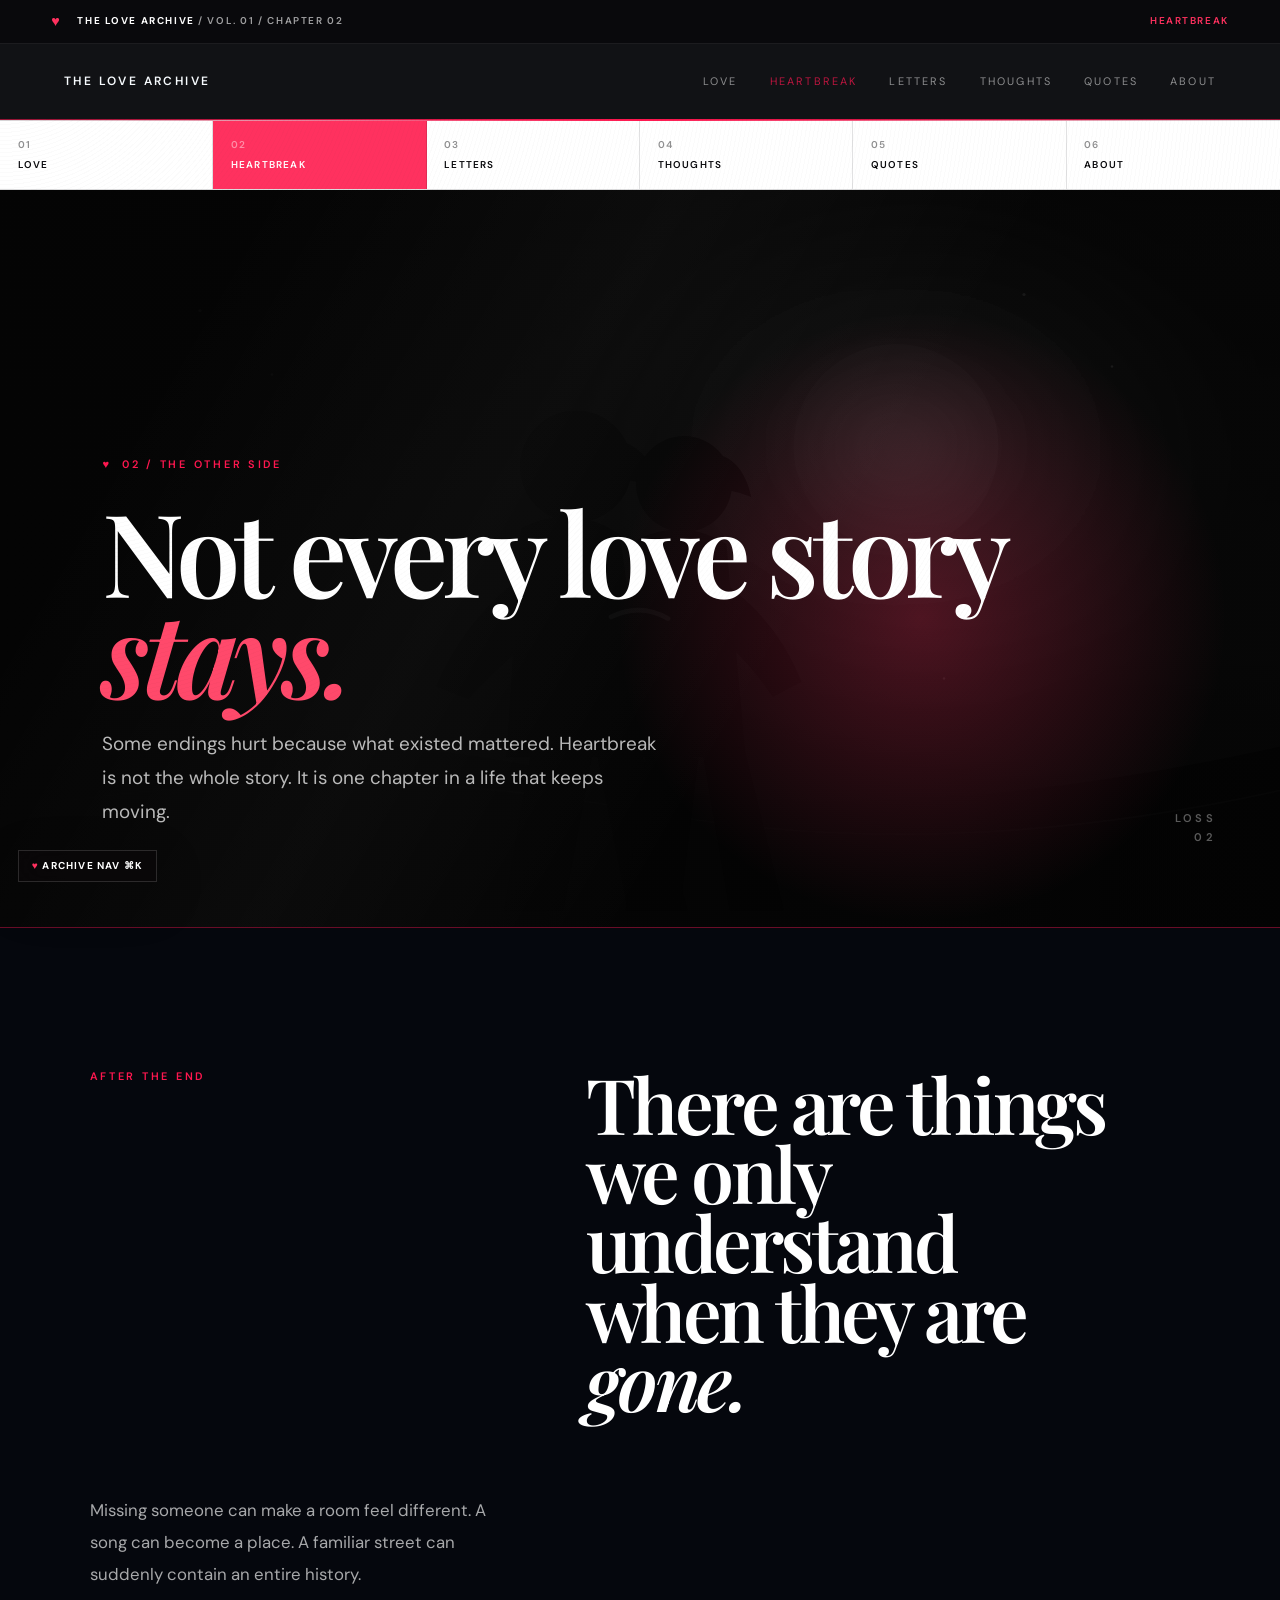
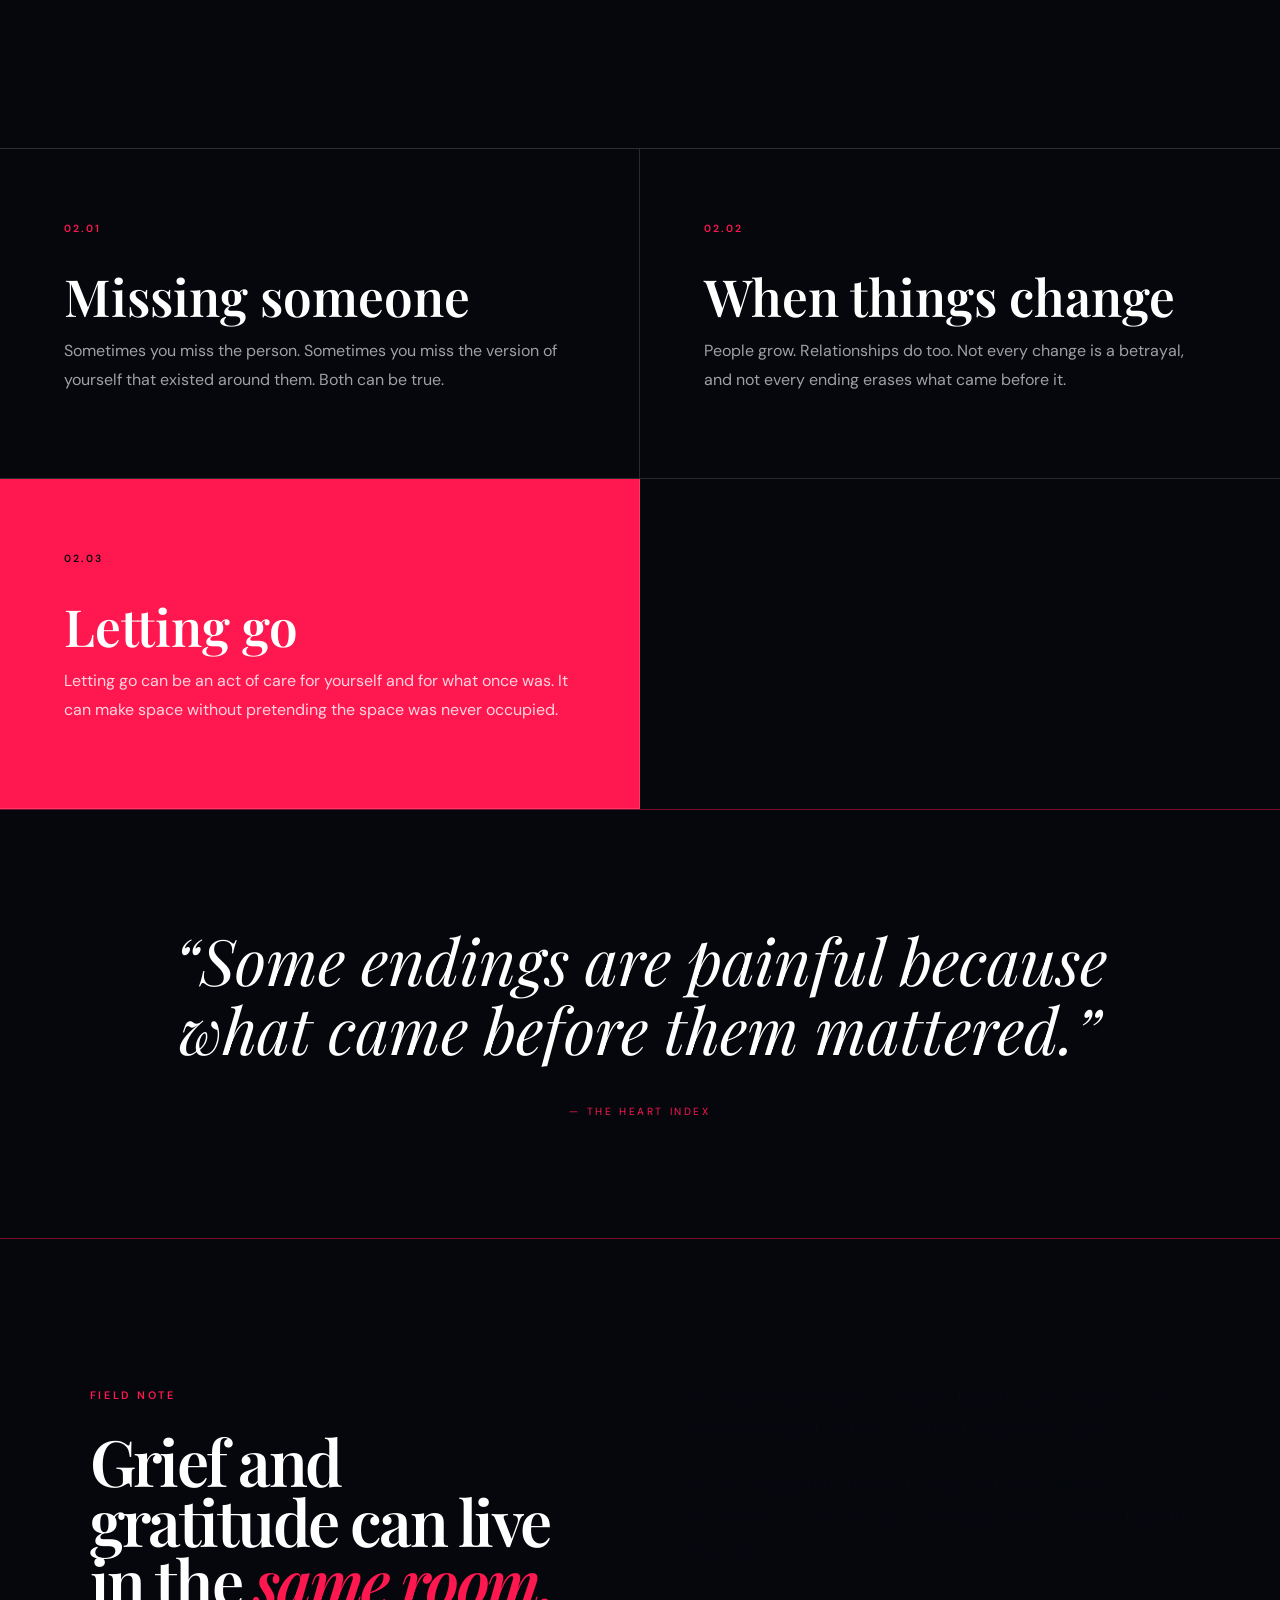
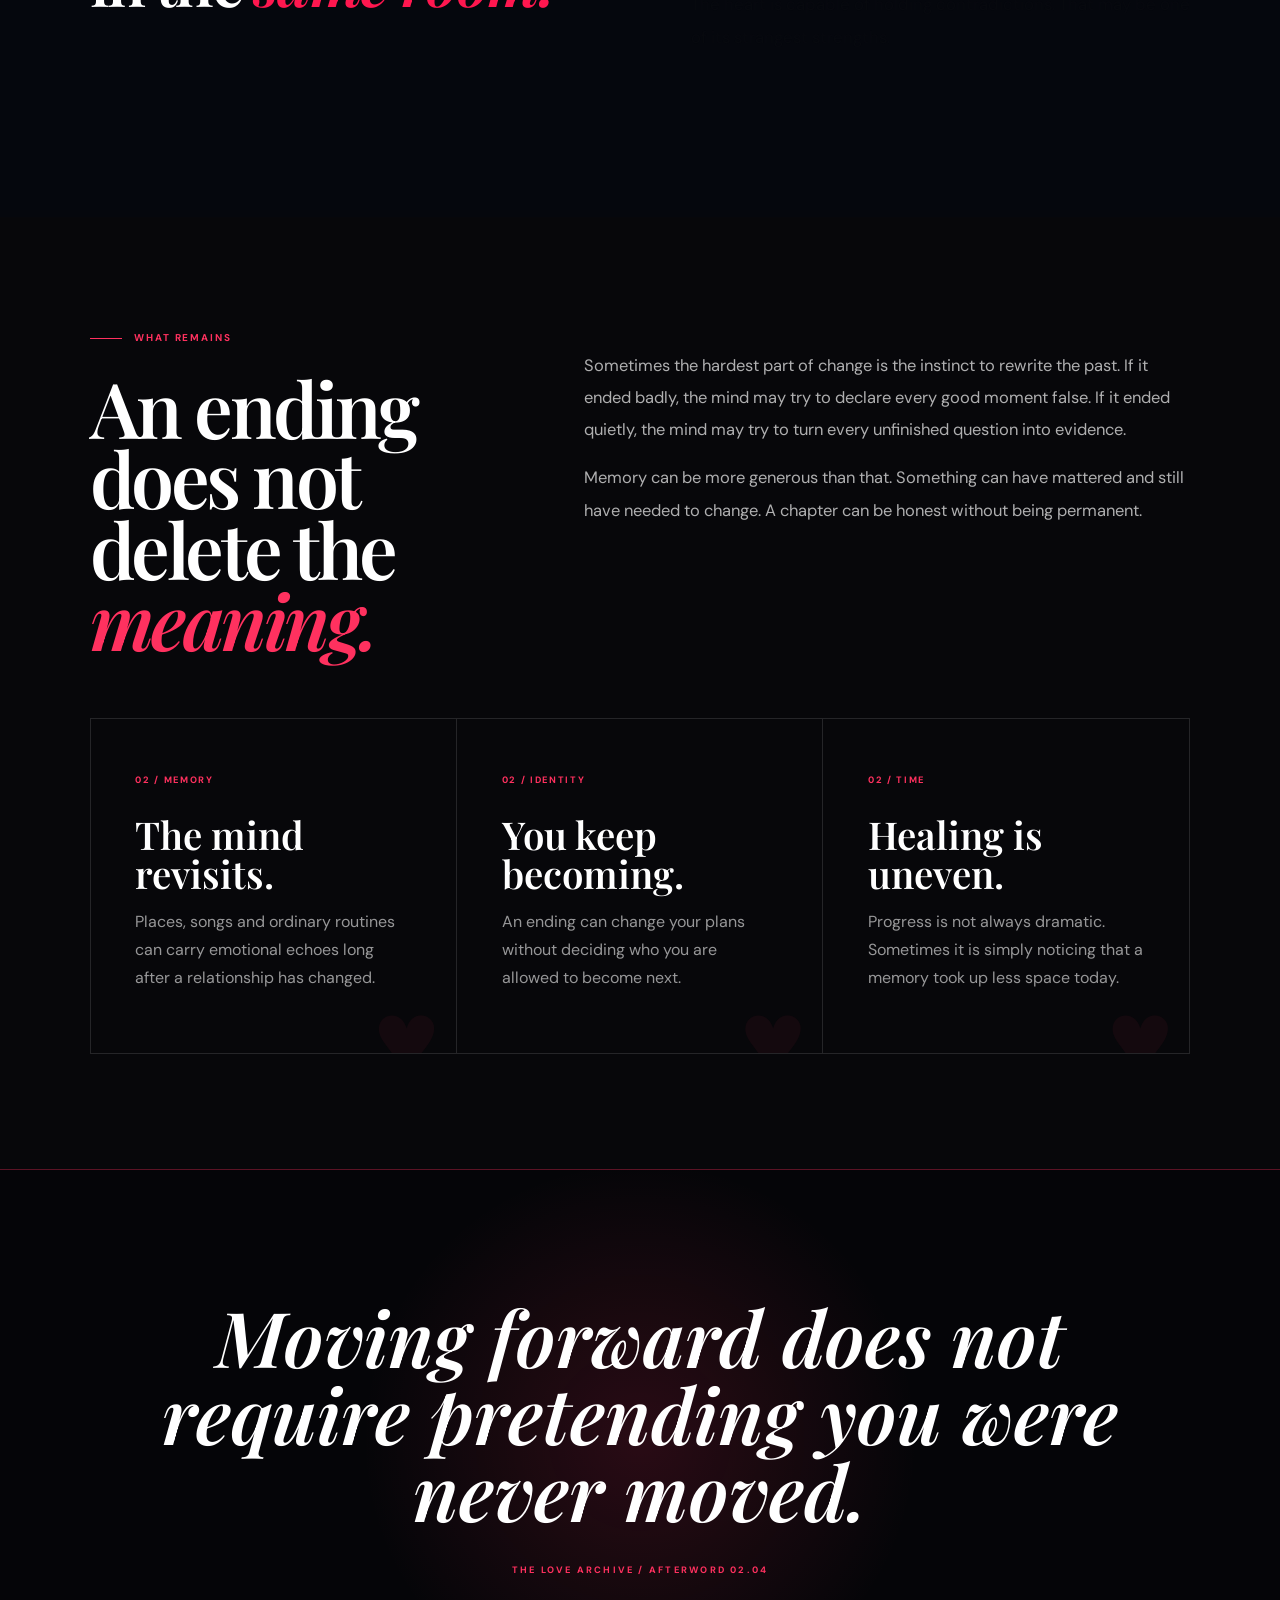
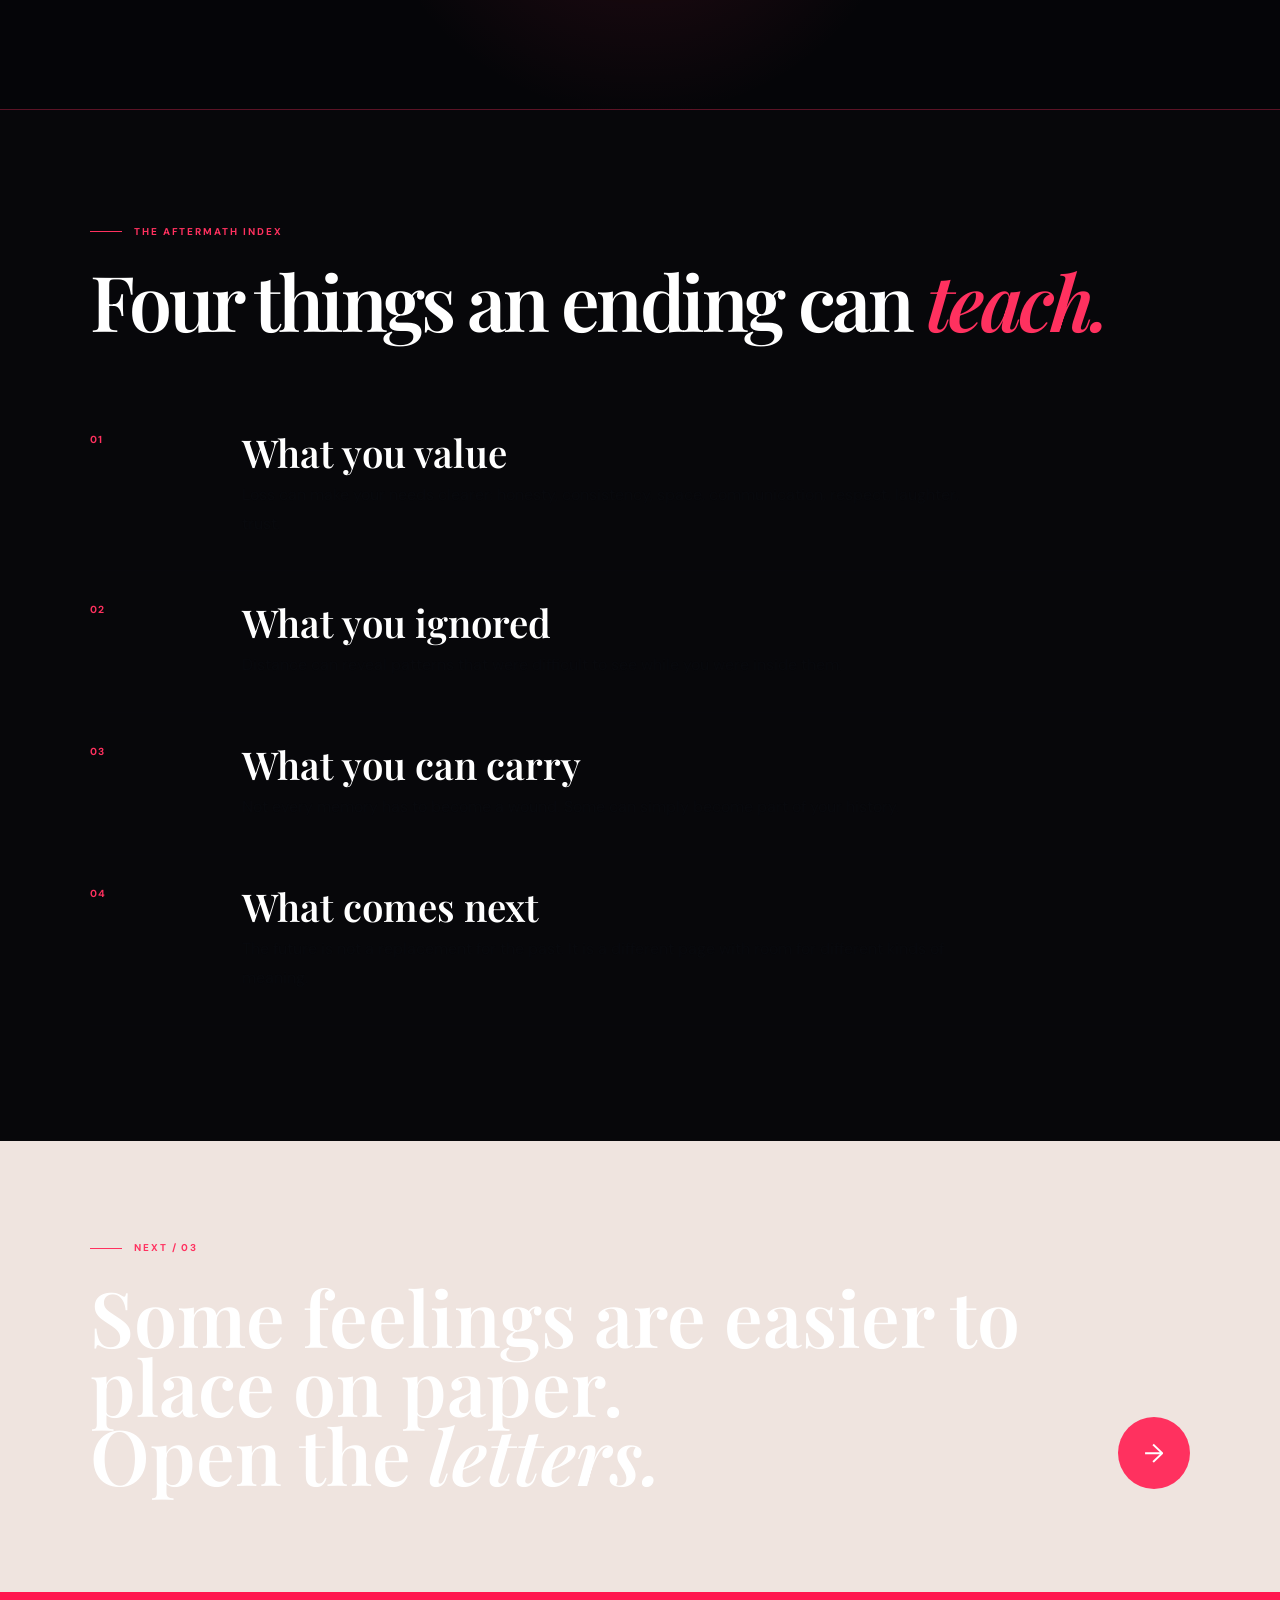
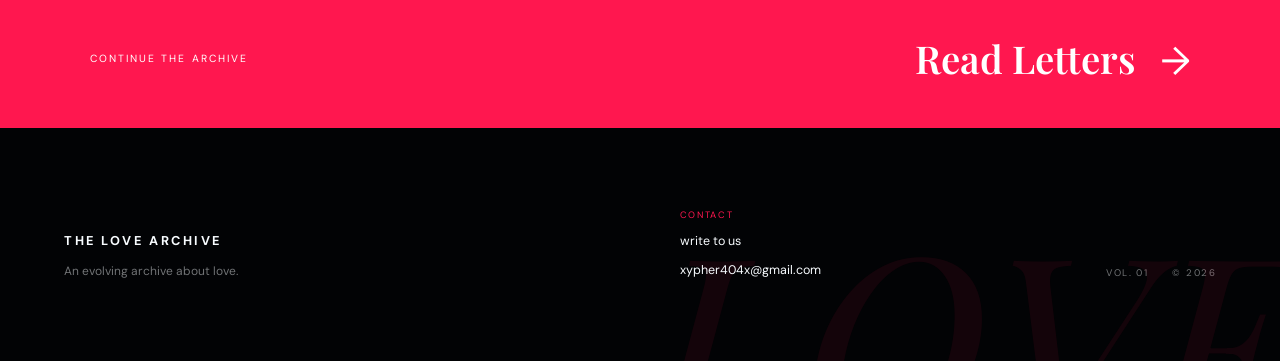
<file: heartbreak.html>
<!DOCTYPE html>
<html lang="en"><head><meta charset="UTF-8"><meta name="viewport" content="width=device-width, initial-scale=1.0"><meta name="description" content="The Love Archive — reflections on heartbreak, endings, change and letting go."><title>Heartbreak — The Love Archive</title>
<link rel="preconnect" href="https://fonts.googleapis.com"><link rel="preconnect" href="https://fonts.gstatic.com" crossorigin><link href="https://fonts.googleapis.com/css2?family=DM+Sans:wght@400;500;600&family=Playfair+Display:ital,wght@0,500;0,600;0,700;1,500;1,600&display=swap" rel="stylesheet"><link rel="stylesheet" href="style.css"><link rel="stylesheet" href="phase2.css"><link rel="stylesheet" href="experience.css"><link rel="stylesheet" href="final.css"><link rel="stylesheet" href="reference.css"><link rel="stylesheet" href="page.css"><link rel="stylesheet" href="volume-v3.css"></head>
<body class="archive-page"><div class="chapter-ribbon"><span class="ribbon-heart">♥</span><span class="ribbon-route"><b>THE LOVE ARCHIVE</b> / VOL. 01 / CHAPTER 02</span><span class="ribbon-count">HEARTBREAK</span></div>
<nav class="navbar page-nav"><a class="brand" href="index.html">THE LOVE ARCHIVE</a><button class="nav-toggle" id="navToggle" aria-label="Open navigation" aria-expanded="false"><span></span><span></span><span></span></button><div class="nav-links" id="navLinks"><a href="love.html">Love</a><a class="active" href="heartbreak.html">Heartbreak</a><a href="letters.html">Letters</a><a href="thoughts.html">Thoughts</a><a href="quotes.html">Quotes</a><a href="about.html">About</a></div></nav>
<div class="chapter-map"><a href="love.html"><span>01</span>Love</a><a class="current" href="heartbreak.html"><span>02</span>Heartbreak</a><a href="letters.html"><span>03</span>Letters</a><a href="thoughts.html"><span>04</span>Thoughts</a><a href="quotes.html"><span>05</span>Quotes</a><a href="about.html"><span>06</span>About</a></div>
<header class="page-hero page-hero-dark page-hero-heartbreak"><div class="page-hero-copy"><span class="page-kicker">02 / THE OTHER SIDE</span><h1>Not every love story <em>stays.</em></h1><p>Some endings hurt because what existed mattered. Heartbreak is not the whole story. It is one chapter in a life that keeps moving.</p></div><span class="page-number">LOSS<br>02</span></header>
<main class="page-main dark-main"><section class="editorial-intro dark-intro"><span class="red-label">AFTER THE END</span><h2>There are things<br>we only understand<br>when they are <em>gone.</em></h2><p>Missing someone can make a room feel different. A song can become a place. A familiar street can suddenly contain an entire history.</p></section>
<section class="story-grid dark-grid"><article><span>02.01</span><h3>Missing someone</h3><p>Sometimes you miss the person. Sometimes you miss the version of yourself that existed around them. Both can be true.</p></article><article><span>02.02</span><h3>When things change</h3><p>People grow. Relationships do too. Not every change is a betrayal, and not every ending erases what came before it.</p></article><article class="red-card"><span>02.03</span><h3>Letting go</h3><p>Letting go can be an act of care for yourself and for what once was. It can make space without pretending the space was never occupied.</p></article></section>
<section class="wide-quote"><p>“Some endings are painful because what came before them mattered.”</p><span>— THE HEART INDEX</span></section>
<section class="essay"><div><span class="red-label">FIELD NOTE</span><h2>Grief and gratitude can live in the <em>same room.</em></h2></div><div><p>We sometimes imagine healing as forgetting. But memory does not always need to disappear for life to become lighter.</p><p>You can be grateful for what happened and still know that it needed to end. You can miss someone and still choose forward motion.</p><p>The heart is capable of holding contradictions. That may be one of its strangest strengths.</p></div></section>

<section class="page-section dark"><div class="two-col-copy"><div><span class="section-label">WHAT REMAINS</span><h2 class="big-line">An ending does not delete the <em>meaning.</em></h2></div><div class="copy"><p>Sometimes the hardest part of change is the instinct to rewrite the past. If it ended badly, the mind may try to declare every good moment false. If it ended quietly, the mind may try to turn every unfinished question into evidence.</p><p>Memory can be more generous than that. Something can have mattered and still have needed to change. A chapter can be honest without being permanent.</p></div></div>
<div class="micro-grid"><article><small>02 / MEMORY</small><h3>The mind revisits.</h3><p>Places, songs and ordinary routines can carry emotional echoes long after a relationship has changed.</p></article><article><small>02 / IDENTITY</small><h3>You keep becoming.</h3><p>An ending can change your plans without deciding who you are allowed to become next.</p></article><article><small>02 / TIME</small><h3>Healing is uneven.</h3><p>Progress is not always dramatic. Sometimes it is simply noticing that a memory took up less space today.</p></article></div></section>

<section class="archive-pullquote"><p>Moving forward does not require pretending you were never moved.</p><span>THE LOVE ARCHIVE / AFTERWORD 02.04</span></section>

<section class="page-section dark"><span class="section-label">THE AFTERMATH INDEX</span><h2 class="big-line">Four things an ending can <em>teach.</em></h2><div class="timeline"><article><strong>01</strong><div><h3>What you value</h3><p>Loss can make your needs clearer: honesty, consistency, space, communication, respect, laughter, trust.</p></div></article><article><strong>02</strong><div><h3>What you ignored</h3><p>Distance can reveal patterns that were difficult to see while you were inside them.</p></div></article><article><strong>03</strong><div><h3>What you can carry</h3><p>Not every memory has to become a wound. Some can simply become part of your history.</p></div></article><article><strong>04</strong><div><h3>What comes next</h3><p>The future is not a replacement for the past. It is a different page with room for different kinds of meaning.</p></div></article></div></section>

<section class="page-endcap"><div><span class="section-label">NEXT / 03</span><h2>Some feelings are easier to place on paper.<br>Open the <em>letters.</em></h2></div><a href="letters.html" aria-label="Continue to Letters">→</a></section>
<section class="next-chapter"><span>CONTINUE THE ARCHIVE</span><a href="letters.html">Read Letters <b>→</b></a></section></main>
<footer class="footer"><div><strong>THE LOVE ARCHIVE</strong><p>An evolving archive about love.</p></div><div class="footer-contact"><span>CONTACT</span><a class="footer-secret" href="write.html">write to us</a><a href="mailto:xypher404x@gmail.com">xypher404x@gmail.com</a></div><div><span>VOL. 01</span><span>© 2026</span></div></footer><script src="script.js"></script><script src="volume-v3.js"></script></body></html>
</file>
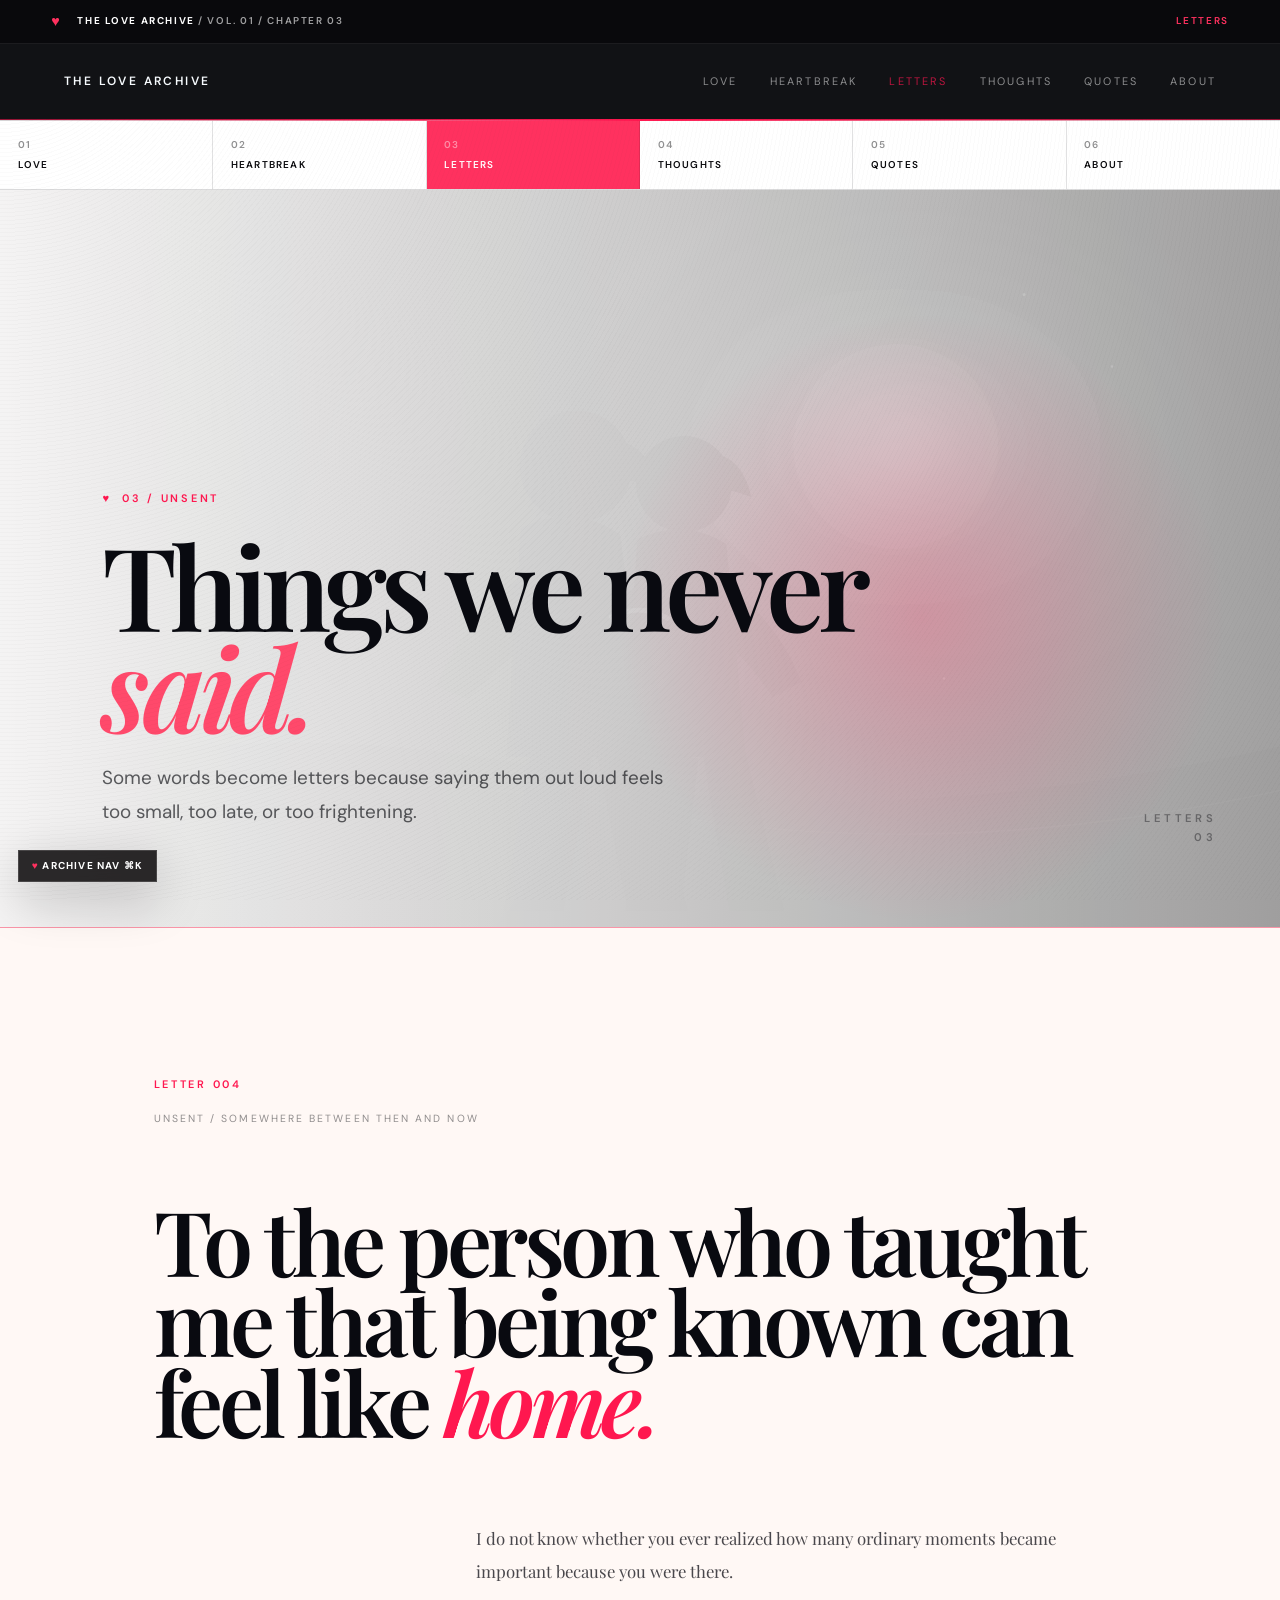
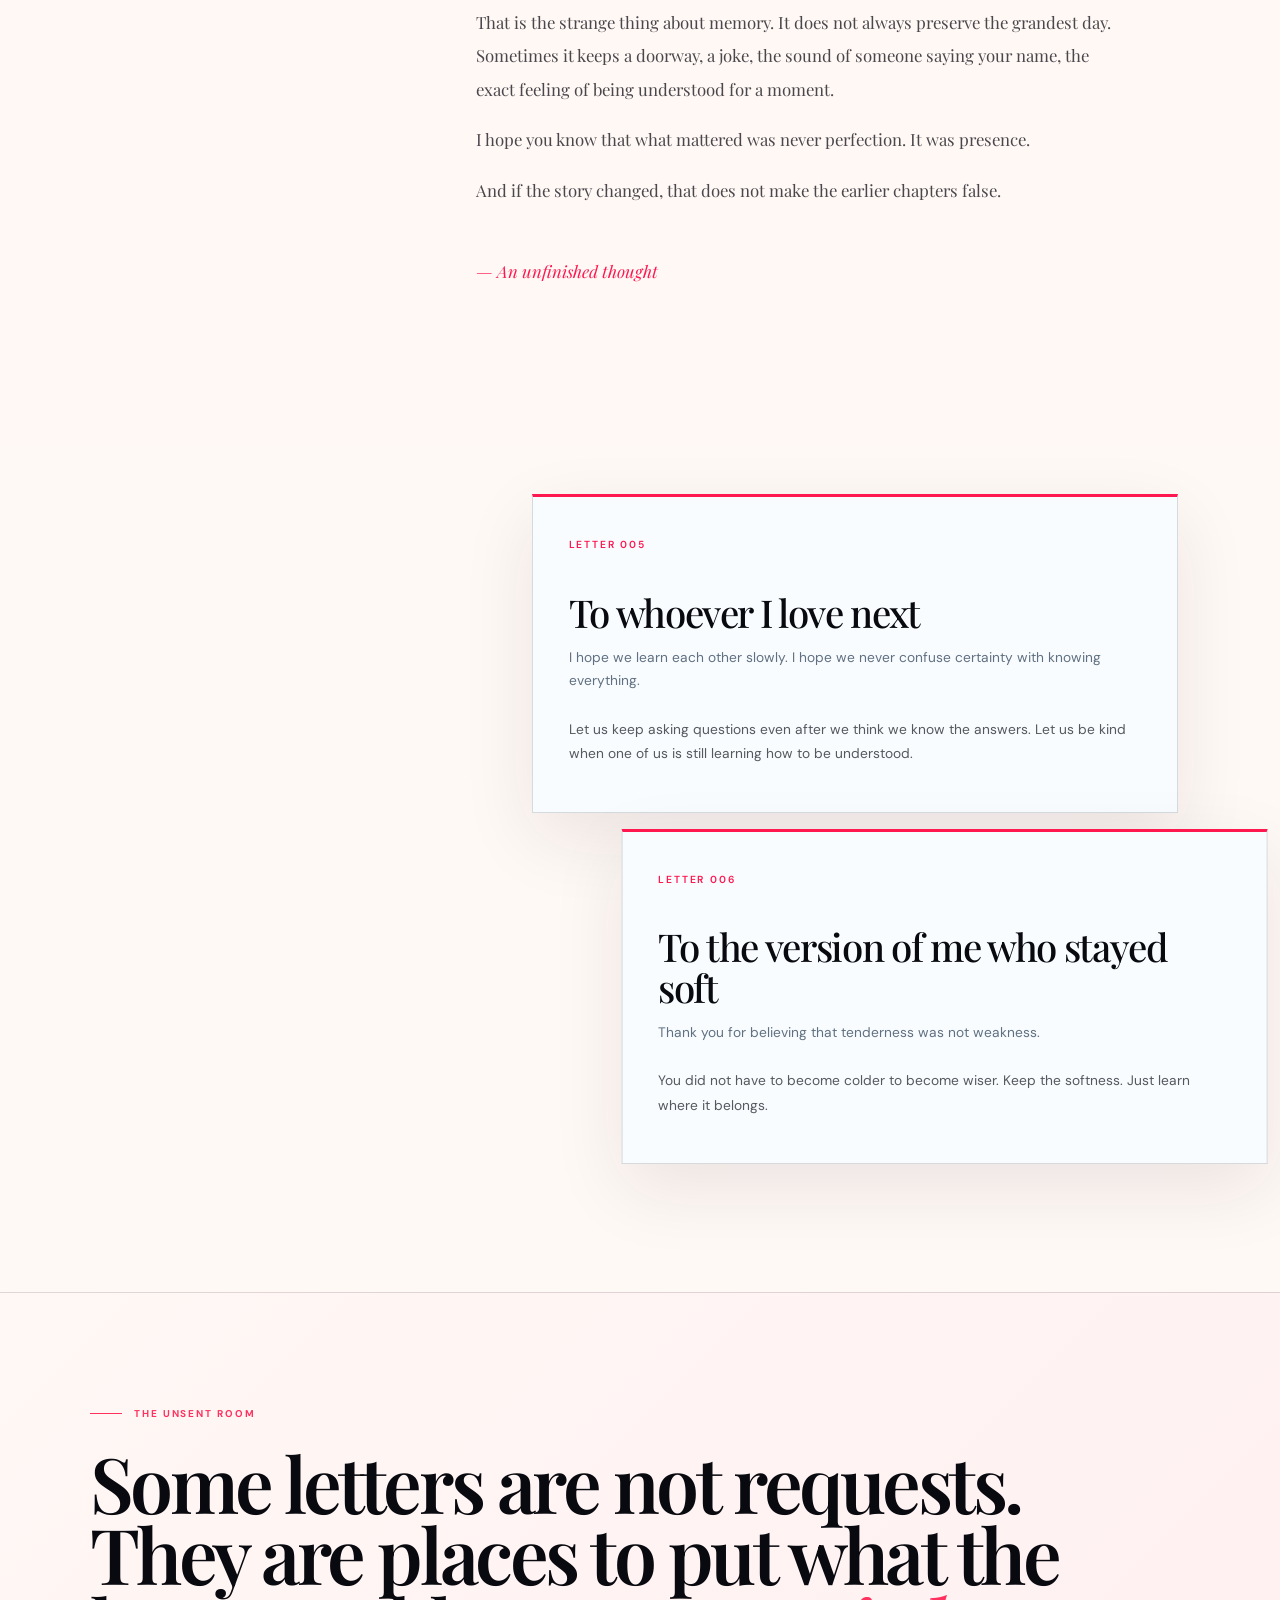
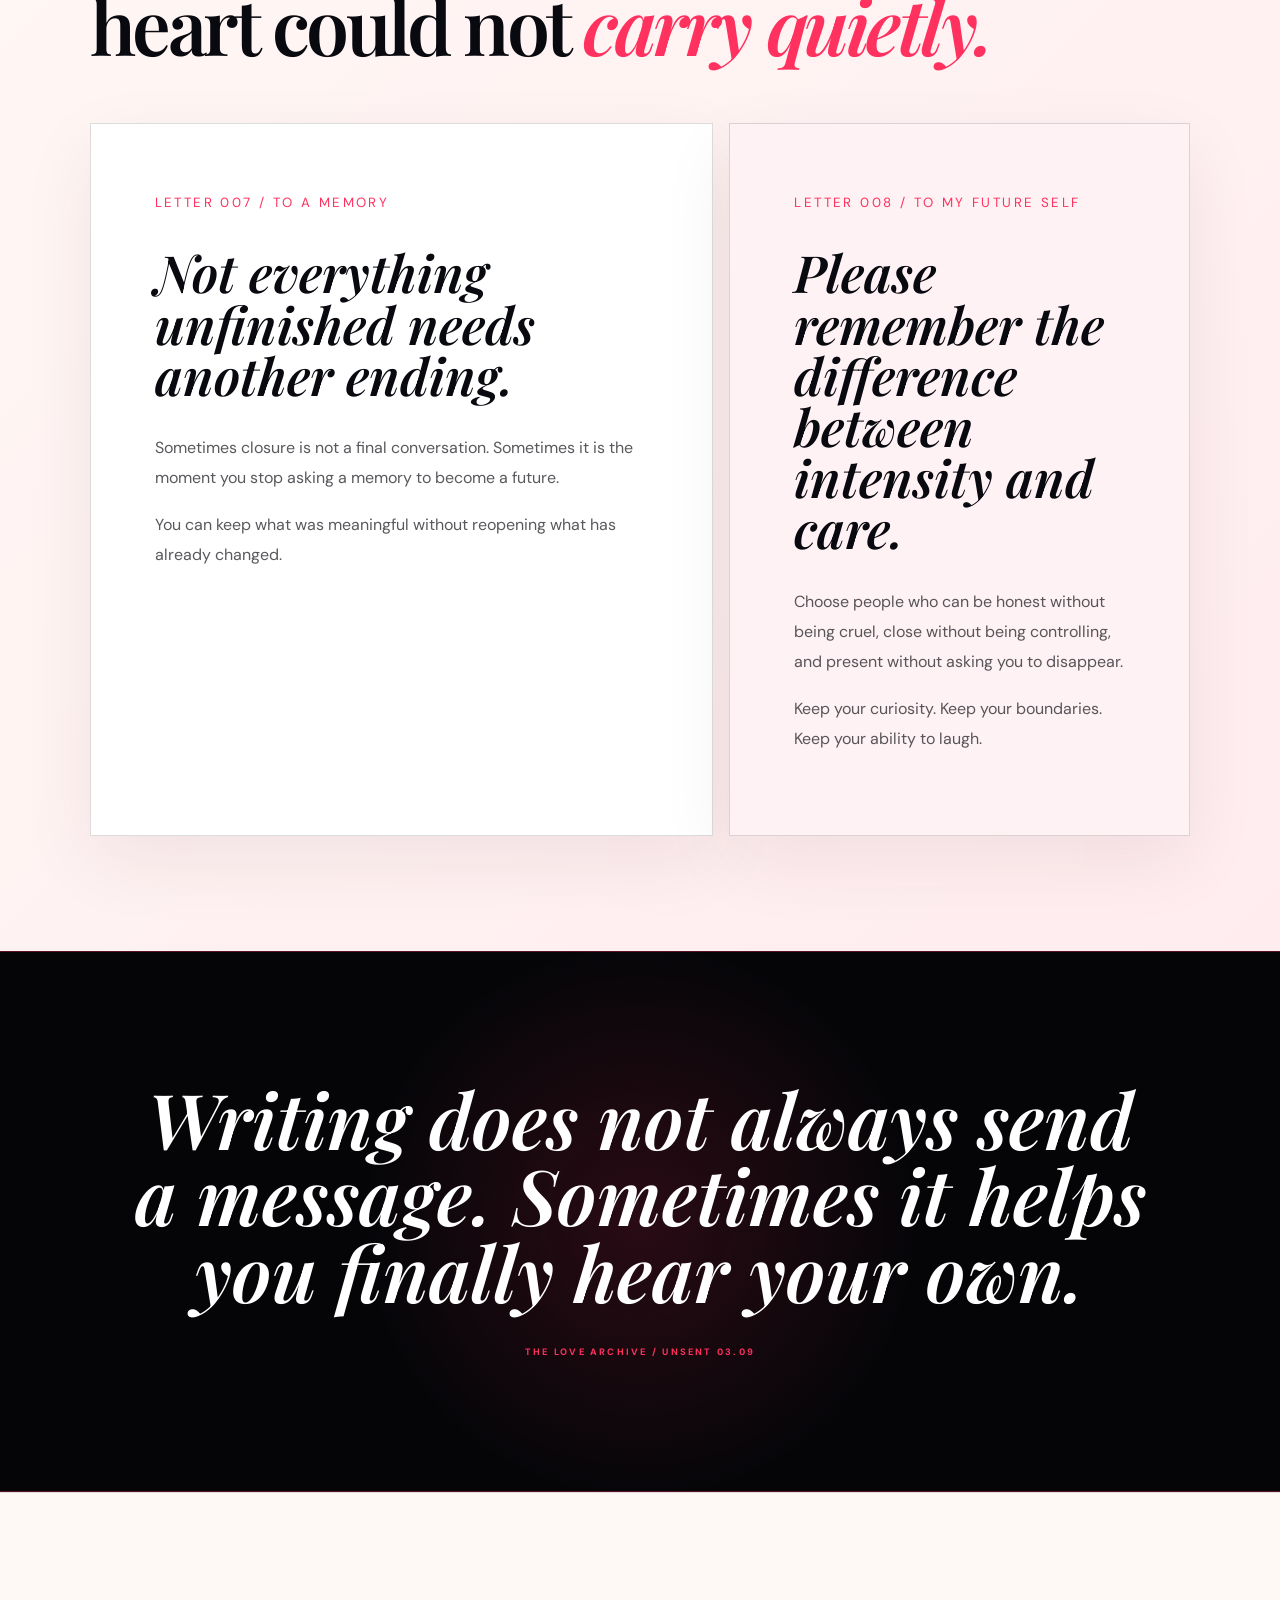
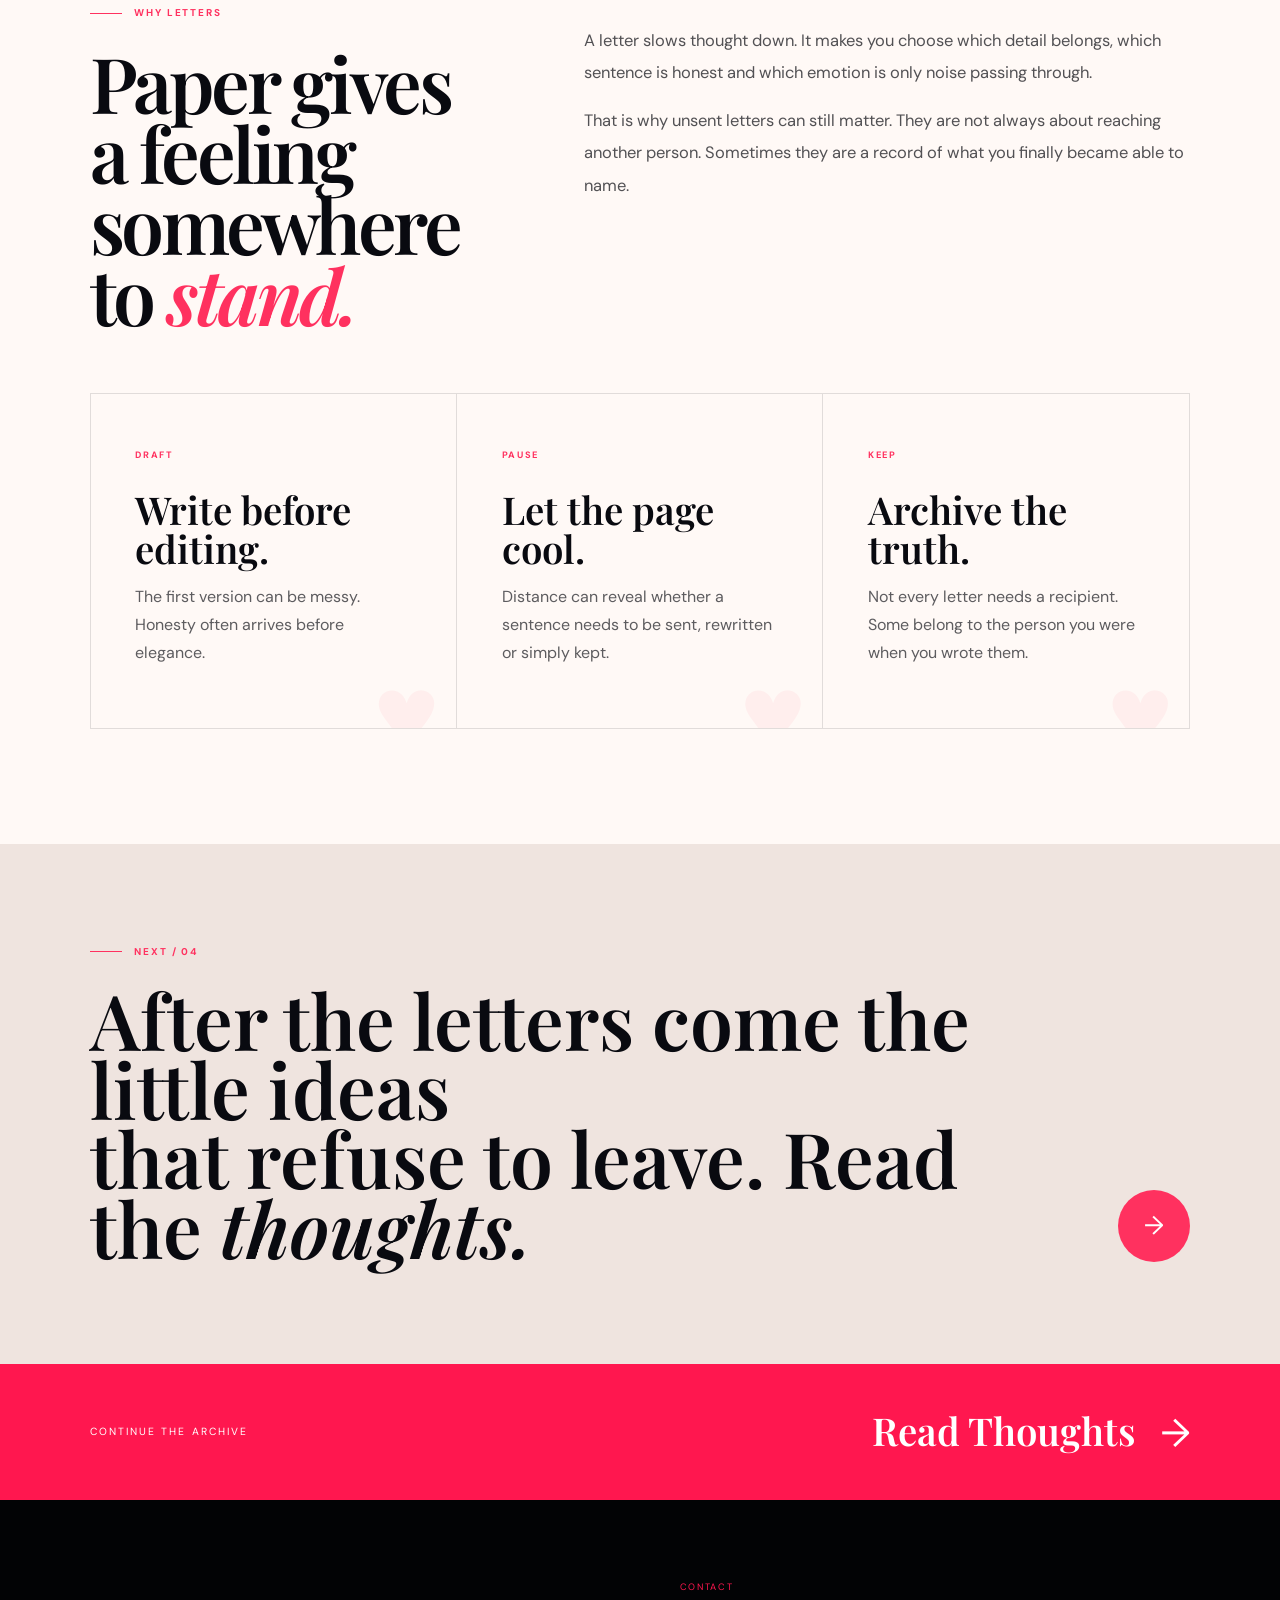
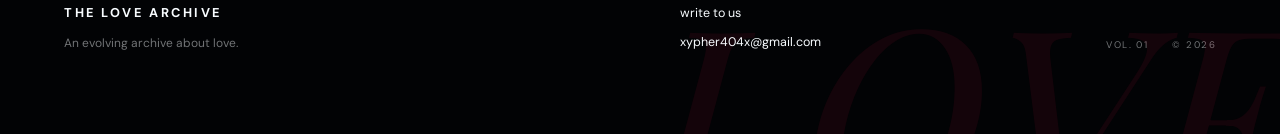
<file: letters.html>
<!DOCTYPE html>
<html lang="en"><head><meta charset="UTF-8"><meta name="viewport" content="width=device-width, initial-scale=1.0"><meta name="description" content="The Love Archive — letters for the things we never said."><title>Letters — The Love Archive</title><link rel="preconnect" href="https://fonts.googleapis.com"><link rel="preconnect" href="https://fonts.gstatic.com" crossorigin><link href="https://fonts.googleapis.com/css2?family=DM+Sans:wght@400;500;600&family=Playfair+Display:ital,wght@0,500;0,600;0,700;1,500;1,600&display=swap" rel="stylesheet"><link rel="stylesheet" href="style.css"><link rel="stylesheet" href="phase2.css"><link rel="stylesheet" href="experience.css"><link rel="stylesheet" href="final.css"><link rel="stylesheet" href="reference.css"><link rel="stylesheet" href="page.css"><link rel="stylesheet" href="volume-v3.css"></head>
<body class="archive-page paper-page"><div class="chapter-ribbon"><span class="ribbon-heart">♥</span><span class="ribbon-route"><b>THE LOVE ARCHIVE</b> / VOL. 01 / CHAPTER 03</span><span class="ribbon-count">LETTERS</span></div>
<nav class="navbar page-nav"><a class="brand" href="index.html">THE LOVE ARCHIVE</a><button class="nav-toggle" id="navToggle" aria-label="Open navigation" aria-expanded="false"><span></span><span></span><span></span></button><div class="nav-links" id="navLinks"><a href="love.html">Love</a><a href="heartbreak.html">Heartbreak</a><a class="active" href="letters.html">Letters</a><a href="thoughts.html">Thoughts</a><a href="quotes.html">Quotes</a><a href="about.html">About</a></div></nav>
<div class="chapter-map"><a href="love.html"><span>01</span>Love</a><a href="heartbreak.html"><span>02</span>Heartbreak</a><a class="current" href="letters.html"><span>03</span>Letters</a><a href="thoughts.html"><span>04</span>Thoughts</a><a href="quotes.html"><span>05</span>Quotes</a><a href="about.html"><span>06</span>About</a></div>
<header class="page-hero page-hero-paper page-hero-letters"><div class="page-hero-copy"><span class="page-kicker">03 / UNSENT</span><h1>Things we never <em>said.</em></h1><p>Some words become letters because saying them out loud feels too small, too late, or too frightening.</p></div><span class="page-number">LETTERS<br>03</span></header>
<main class="page-main"><section class="letter-feature"><span class="red-label">LETTER 004</span><p class="letter-date">UNSENT / SOMEWHERE BETWEEN THEN AND NOW</p><h2>To the person who taught me that being known can feel like <em>home.</em></h2><div class="letter-body"><p>I do not know whether you ever realized how many ordinary moments became important because you were there.</p><p>That is the strange thing about memory. It does not always preserve the grandest day. Sometimes it keeps a doorway, a joke, the sound of someone saying your name, the exact feeling of being understood for a moment.</p><p>I hope you know that what mattered was never perfection. It was presence.</p><p>And if the story changed, that does not make the earlier chapters false.</p><p class="signature">— An unfinished thought</p></div></section>
<section class="letter-stack expanded-page"><article class="letter-card"><span class="letter-no">LETTER 005</span><h3>To whoever I love next</h3><p>I hope we learn each other slowly. I hope we never confuse certainty with knowing everything.</p><p class="always-show">Let us keep asking questions even after we think we know the answers. Let us be kind when one of us is still learning how to be understood.</p></article><article class="letter-card offset"><span class="letter-no">LETTER 006</span><h3>To the version of me who stayed soft</h3><p>Thank you for believing that tenderness was not weakness.</p><p class="always-show">You did not have to become colder to become wiser. Keep the softness. Just learn where it belongs.</p></article></section>

<section class="page-section soft"><span class="section-label">THE UNSENT ROOM</span><h2 class="big-line">Some letters are not requests.<br>They are places to put what the heart could not <em>carry quietly.</em></h2>
<div class="letter-gallery"><article class="letter-slip"><small>LETTER 007 / TO A MEMORY</small><h3>Not everything unfinished needs another ending.</h3><p>Sometimes closure is not a final conversation. Sometimes it is the moment you stop asking a memory to become a future.</p><p>You can keep what was meaningful without reopening what has already changed.</p></article><article class="letter-slip"><small>LETTER 008 / TO MY FUTURE SELF</small><h3>Please remember the difference between intensity and care.</h3><p>Choose people who can be honest without being cruel, close without being controlling, and present without asking you to disappear.</p><p>Keep your curiosity. Keep your boundaries. Keep your ability to laugh.</p></article></div></section>

<section class="archive-pullquote"><p>Writing does not always send a message. Sometimes it helps you finally hear your own.</p><span>THE LOVE ARCHIVE / UNSENT 03.09</span></section>

<section class="page-section"><div class="two-col-copy"><div><span class="section-label">WHY LETTERS</span><h2 class="big-line">Paper gives a feeling somewhere to <em>stand.</em></h2></div><div class="copy"><p>A letter slows thought down. It makes you choose which detail belongs, which sentence is honest and which emotion is only noise passing through.</p><p>That is why unsent letters can still matter. They are not always about reaching another person. Sometimes they are a record of what you finally became able to name.</p></div></div>
<div class="micro-grid"><article><small>DRAFT</small><h3>Write before editing.</h3><p>The first version can be messy. Honesty often arrives before elegance.</p></article><article><small>PAUSE</small><h3>Let the page cool.</h3><p>Distance can reveal whether a sentence needs to be sent, rewritten or simply kept.</p></article><article><small>KEEP</small><h3>Archive the truth.</h3><p>Not every letter needs a recipient. Some belong to the person you were when you wrote them.</p></article></div></section>

<section class="page-endcap"><div><span class="section-label">NEXT / 04</span><h2>After the letters come the little ideas<br>that refuse to leave. Read the <em>thoughts.</em></h2></div><a href="thoughts.html" aria-label="Continue to Thoughts">→</a></section>
<section class="next-chapter"><span>CONTINUE THE ARCHIVE</span><a href="thoughts.html">Read Thoughts <b>→</b></a></section></main><footer class="footer"><div><strong>THE LOVE ARCHIVE</strong><p>An evolving archive about love.</p></div><div class="footer-contact"><span>CONTACT</span><a class="footer-secret" href="write.html">write to us</a><a href="mailto:xypher404x@gmail.com">xypher404x@gmail.com</a></div><div><span>VOL. 01</span><span>© 2026</span></div></footer><script src="script.js"></script><script src="volume-v3.js"></script></body></html>
</file>
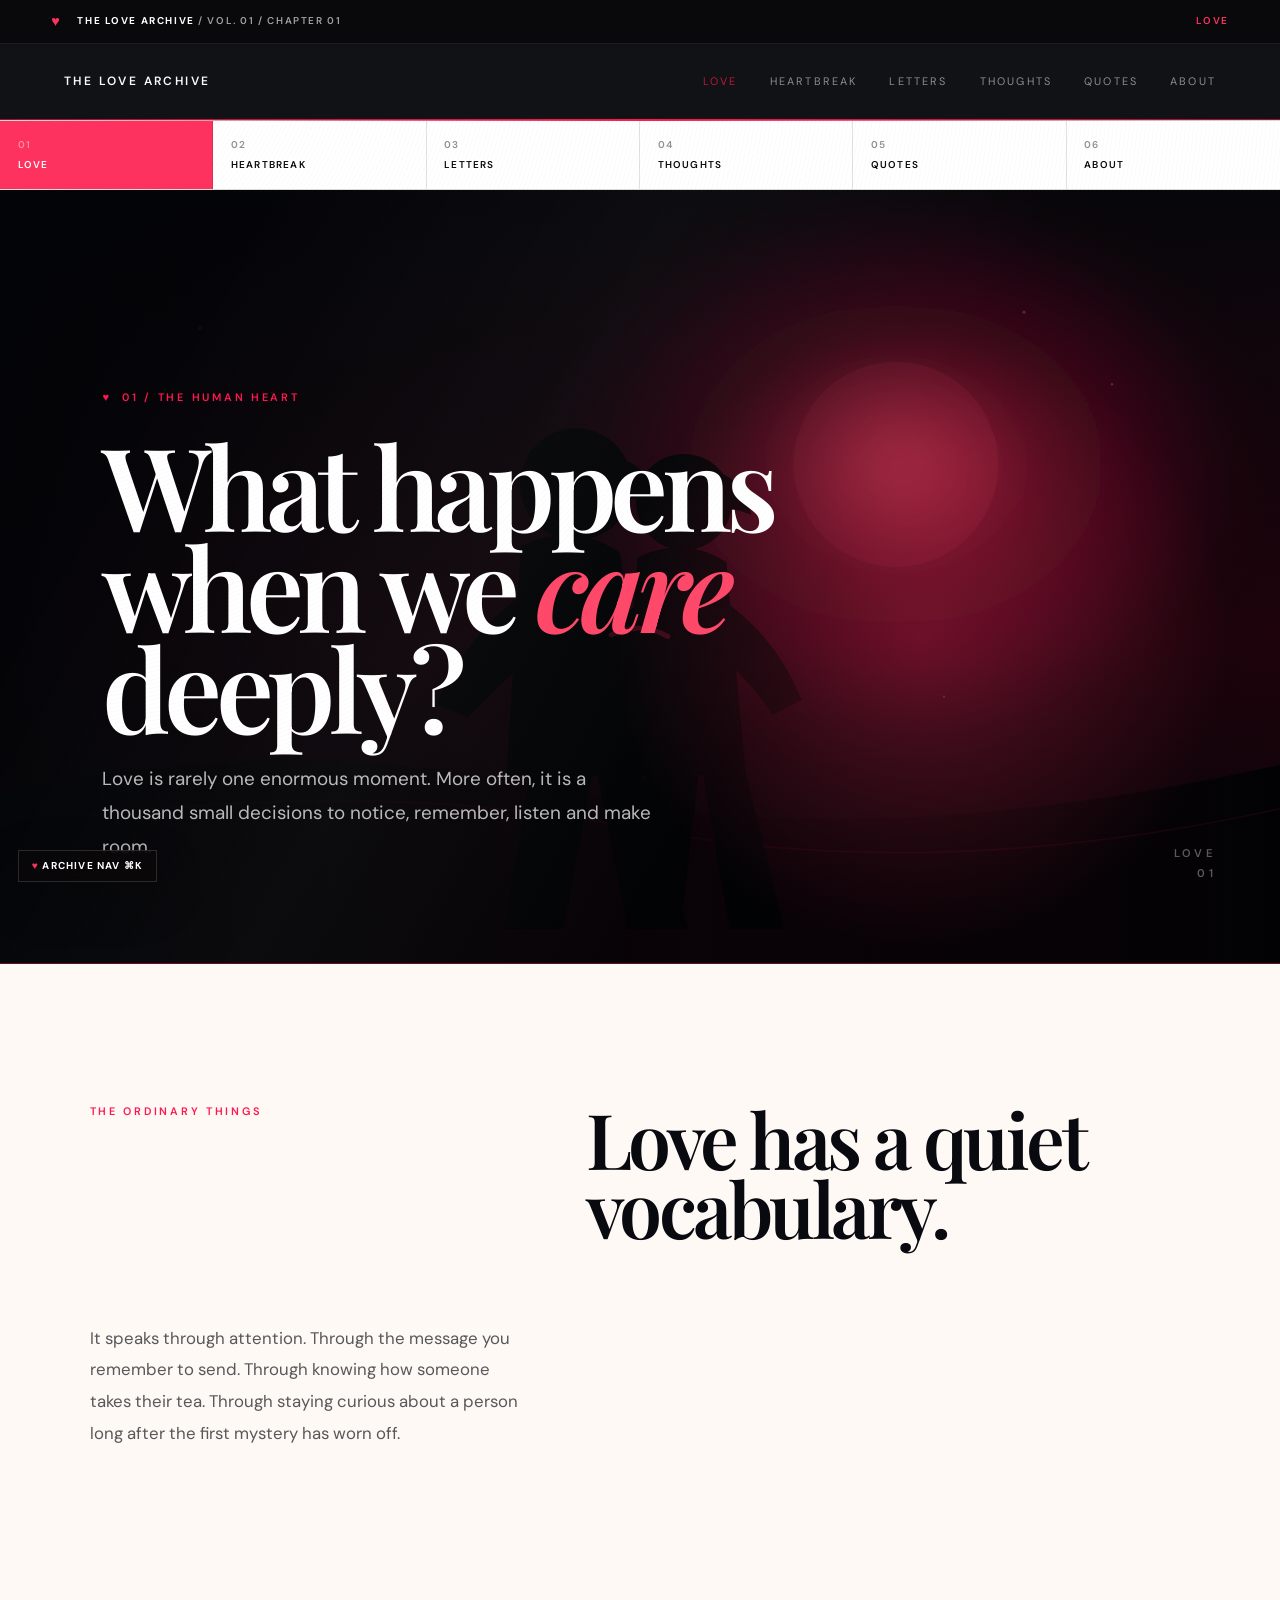
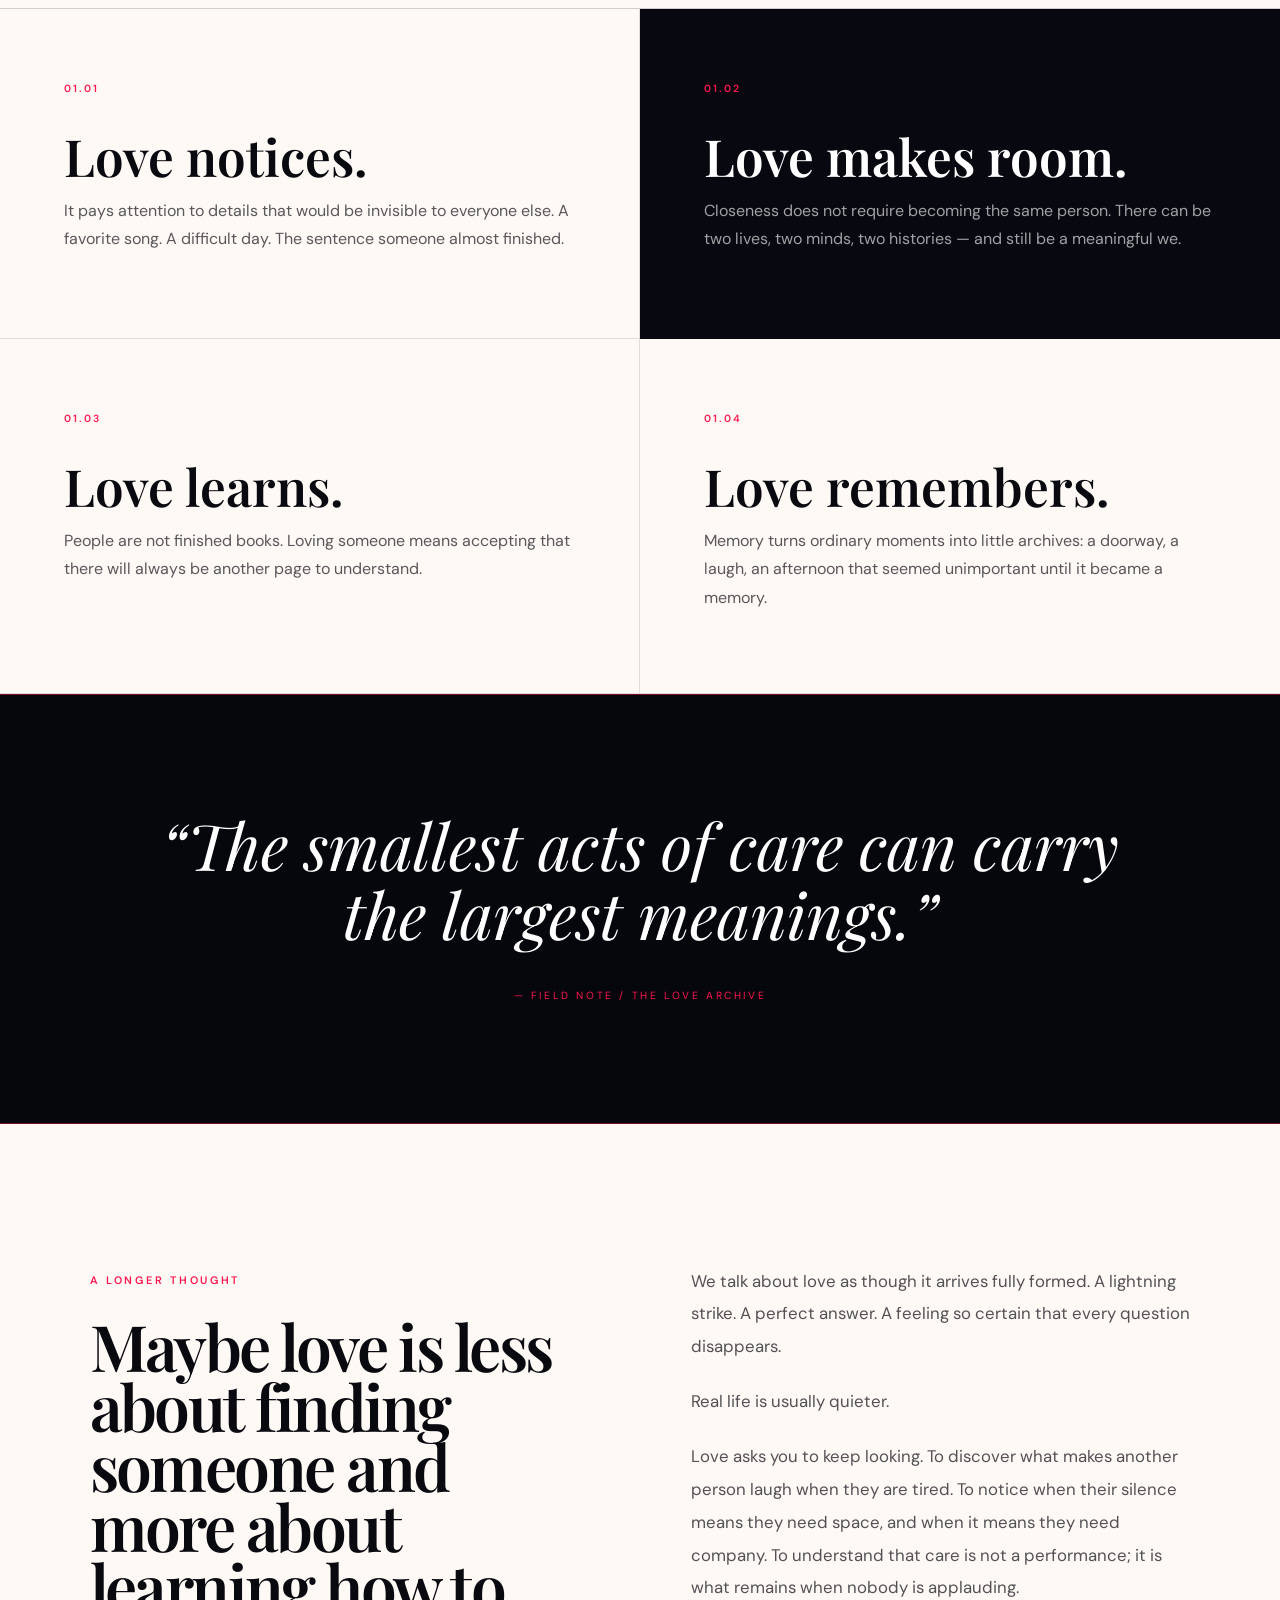
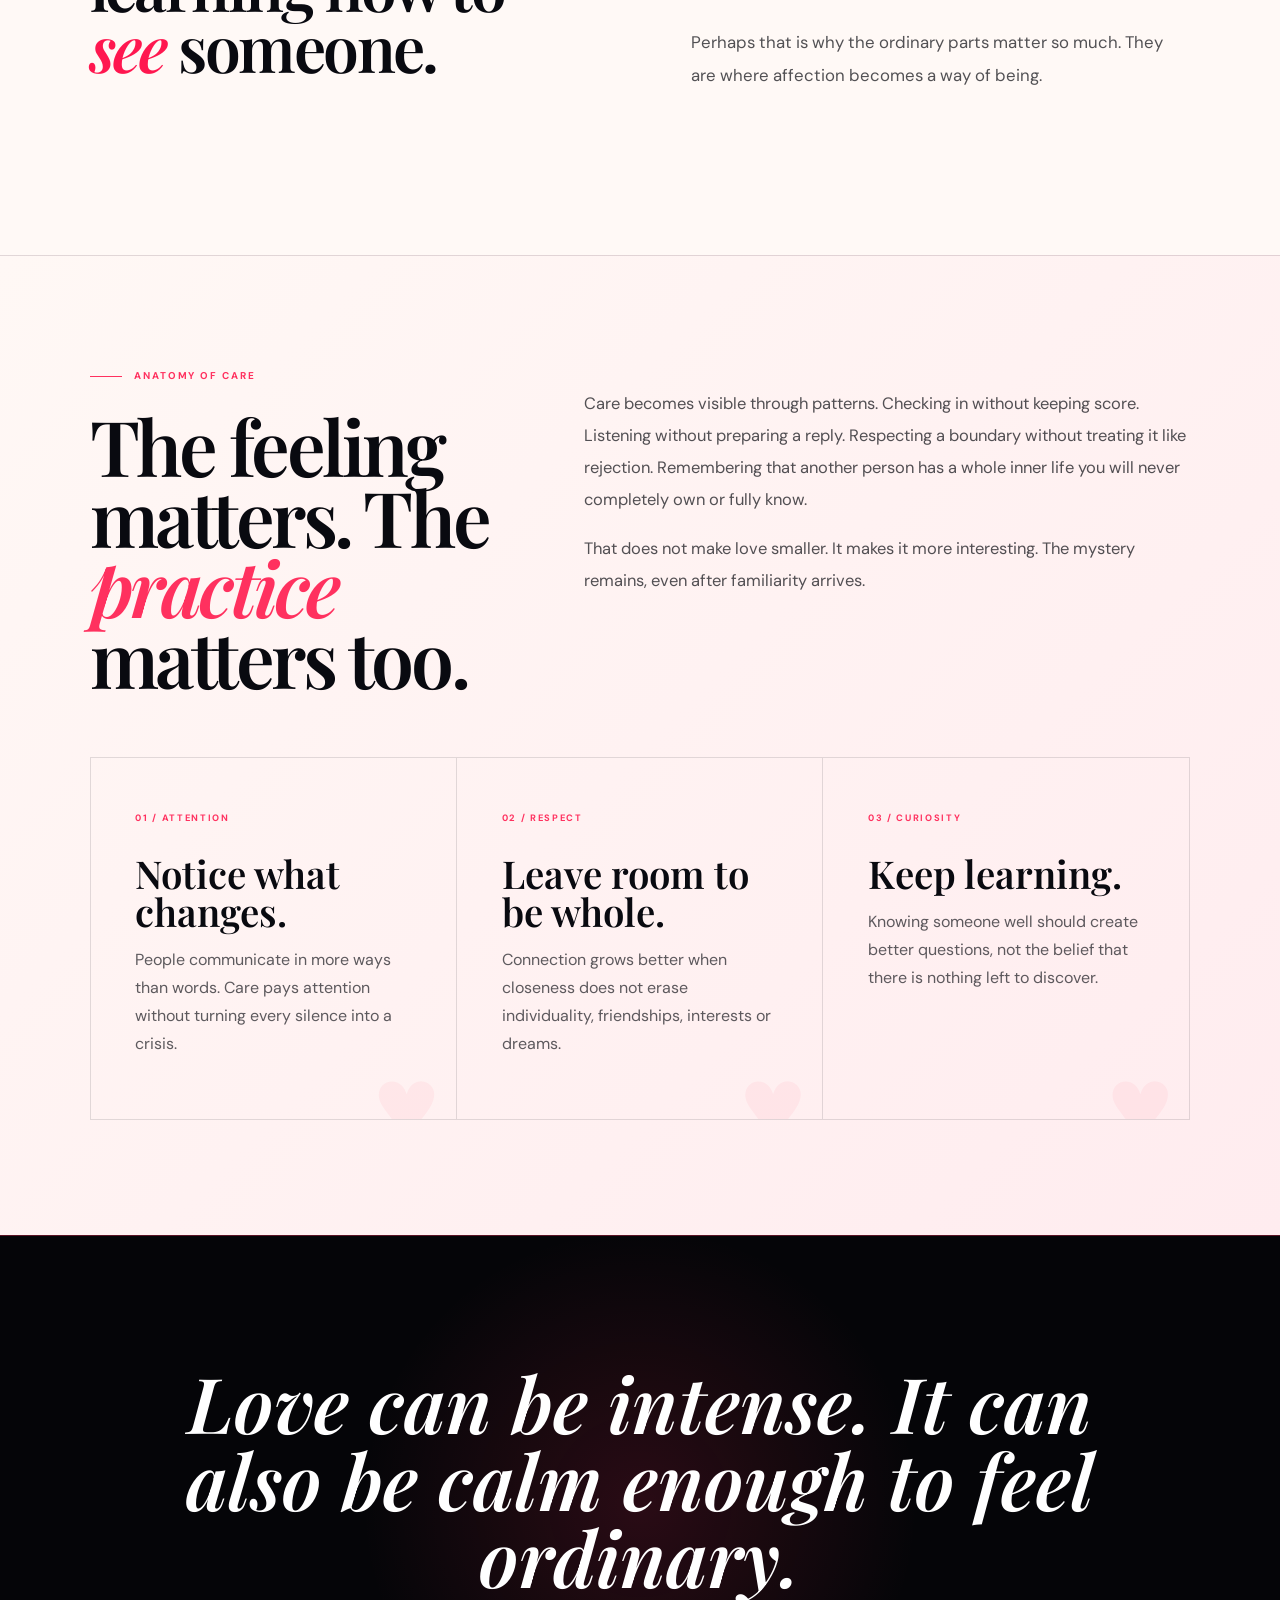
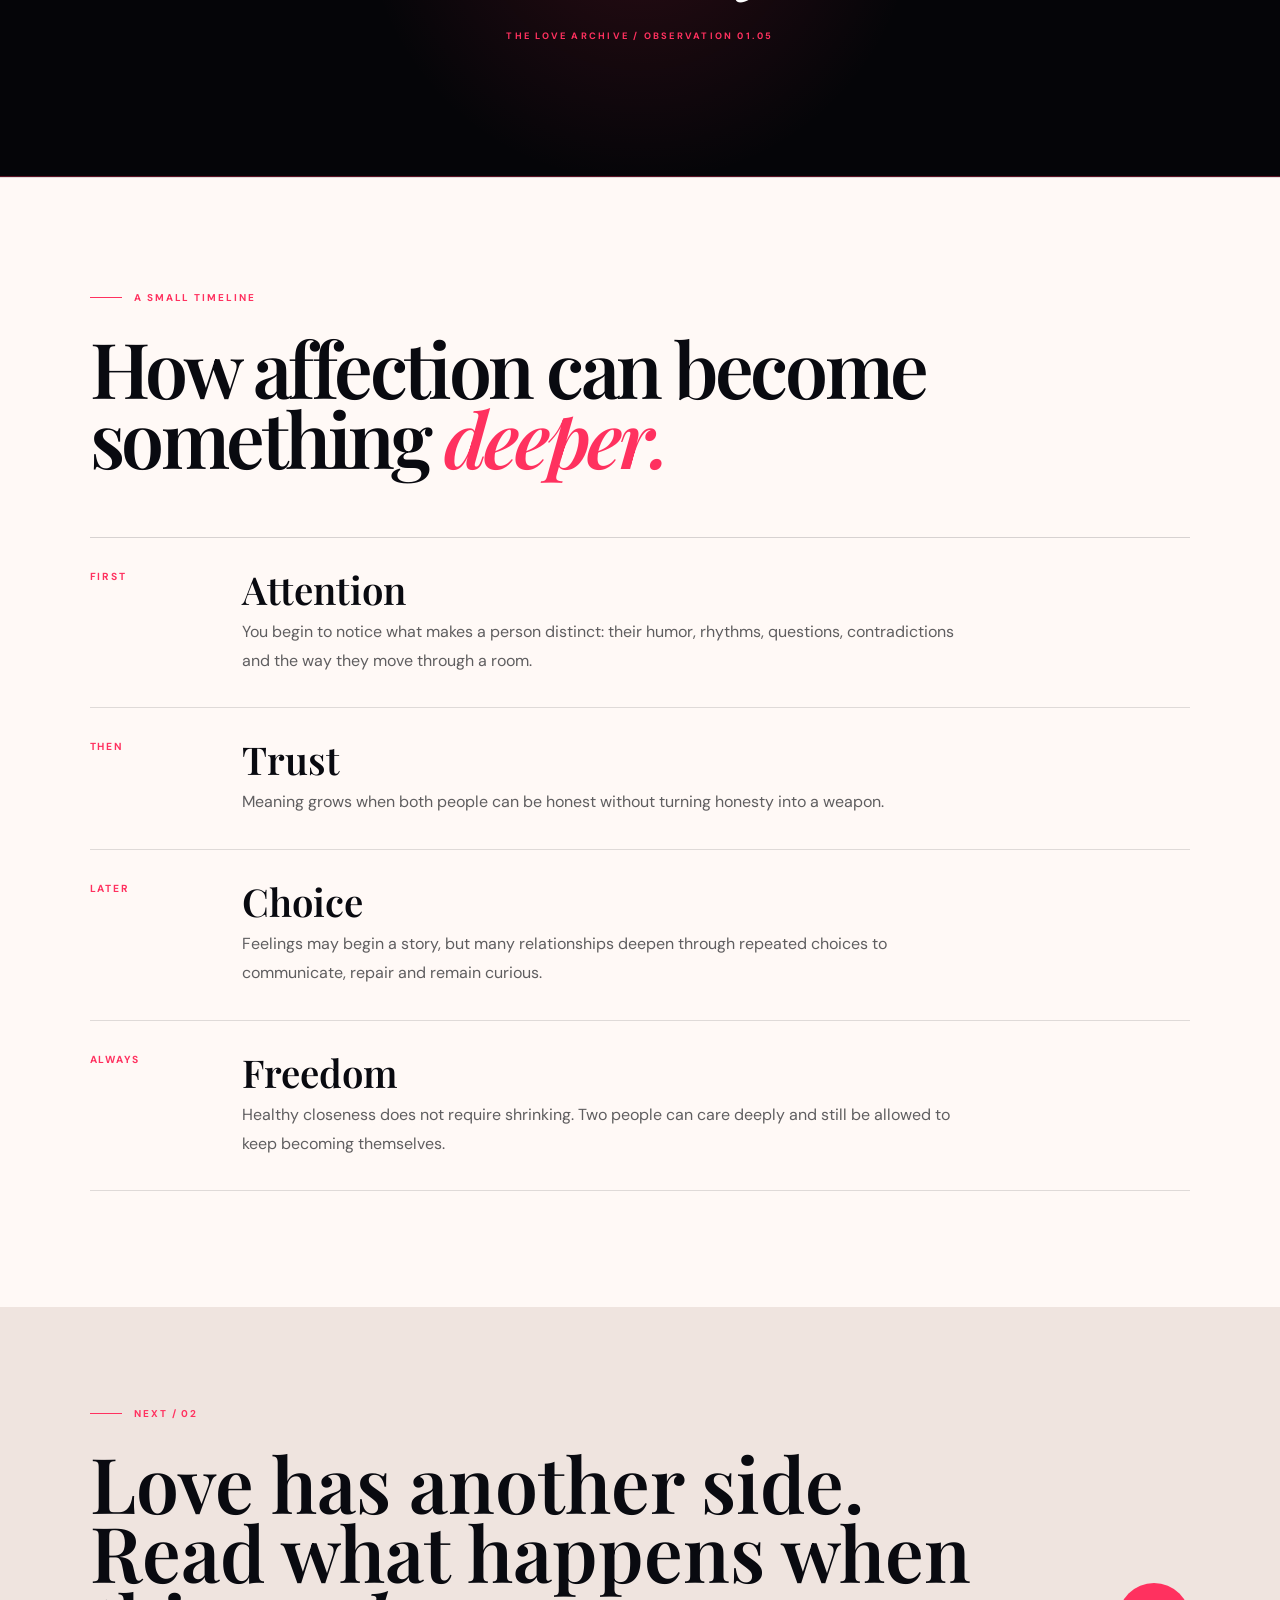
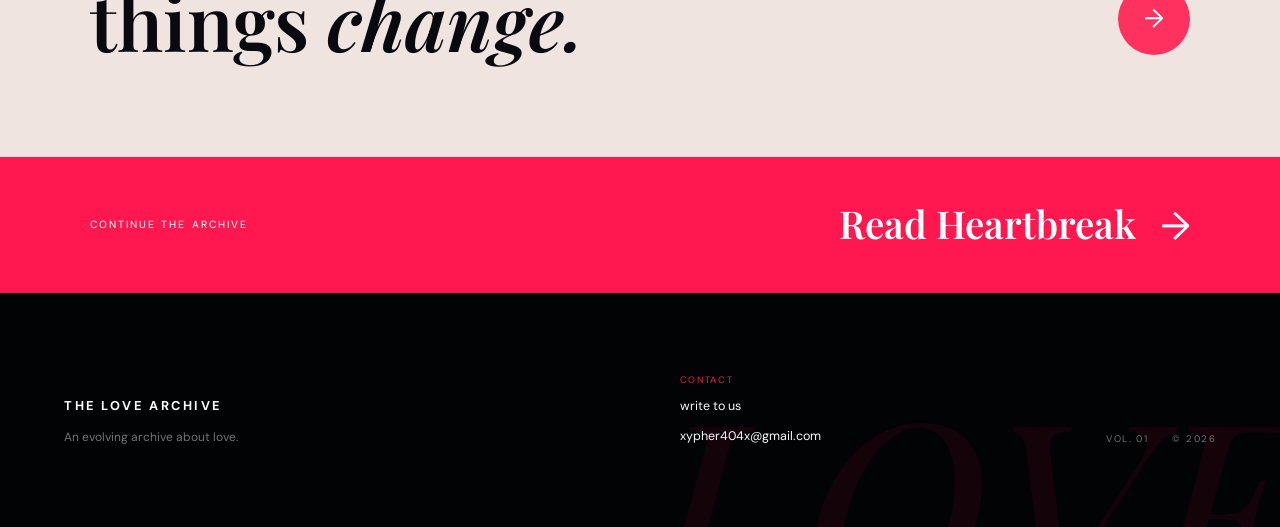
<file: love.html>
<!DOCTYPE html>
<html lang="en">
<head>
<meta charset="UTF-8"><meta name="viewport" content="width=device-width, initial-scale=1.0">
<meta name="description" content="The Love Archive — an editorial collection of thoughts about love, tenderness, care and connection.">
<title>Love — The Love Archive</title>
<link rel="preconnect" href="https://fonts.googleapis.com"><link rel="preconnect" href="https://fonts.gstatic.com" crossorigin>
<link href="https://fonts.googleapis.com/css2?family=DM+Sans:wght@400;500;600&family=Playfair+Display:ital,wght@0,500;0,600;0,700;1,500;1,600&display=swap" rel="stylesheet">
<link rel="stylesheet" href="style.css"><link rel="stylesheet" href="phase2.css"><link rel="stylesheet" href="experience.css"><link rel="stylesheet" href="final.css"><link rel="stylesheet" href="reference.css"><link rel="stylesheet" href="page.css"><link rel="stylesheet" href="volume-v3.css">
</head><body class="archive-page">
<div class="chapter-ribbon"><span class="ribbon-heart">♥</span><span class="ribbon-route"><b>THE LOVE ARCHIVE</b> / VOL. 01 / CHAPTER 01</span><span class="ribbon-count">LOVE</span></div>
<nav class="navbar page-nav"><a class="brand" href="index.html">THE LOVE ARCHIVE</a><button class="nav-toggle" id="navToggle" aria-label="Open navigation" aria-expanded="false"><span></span><span></span><span></span></button><div class="nav-links" id="navLinks"><a class="active" href="love.html">Love</a><a href="heartbreak.html">Heartbreak</a><a href="letters.html">Letters</a><a href="thoughts.html">Thoughts</a><a href="quotes.html">Quotes</a><a href="about.html">About</a></div></nav>
<div class="chapter-map"><a href="love.html" class="current"><span>01</span>Love</a><a href="heartbreak.html"><span>02</span>Heartbreak</a><a href="letters.html"><span>03</span>Letters</a><a href="thoughts.html"><span>04</span>Thoughts</a><a href="quotes.html"><span>05</span>Quotes</a><a href="about.html"><span>06</span>About</a></div>
<header class="page-hero page-hero-love"><div class="page-hero-copy"><span class="page-kicker">01 / THE HUMAN HEART</span><h1>What happens when we <em>care</em> deeply?</h1><p>Love is rarely one enormous moment. More often, it is a thousand small decisions to notice, remember, listen and make room.</p></div><span class="page-number">LOVE<br>01</span></header>
<main class="page-main">
<section class="editorial-intro"><span class="red-label">THE ORDINARY THINGS</span><h2>Love has a quiet<br>vocabulary.</h2><p>It speaks through attention. Through the message you remember to send. Through knowing how someone takes their tea. Through staying curious about a person long after the first mystery has worn off.</p></section>
<section class="story-grid"><article><span>01.01</span><h3>Love notices.</h3><p>It pays attention to details that would be invisible to everyone else. A favorite song. A difficult day. The sentence someone almost finished.</p></article><article class="dark-card"><span>01.02</span><h3>Love makes room.</h3><p>Closeness does not require becoming the same person. There can be two lives, two minds, two histories — and still be a meaningful we.</p></article><article><span>01.03</span><h3>Love learns.</h3><p>People are not finished books. Loving someone means accepting that there will always be another page to understand.</p></article><article><span>01.04</span><h3>Love remembers.</h3><p>Memory turns ordinary moments into little archives: a doorway, a laugh, an afternoon that seemed unimportant until it became a memory.</p></article></section>
<section class="wide-quote"><p>“The smallest acts of care can carry the largest meanings.”</p><span>— FIELD NOTE / THE LOVE ARCHIVE</span></section>
<section class="essay"><div><span class="red-label">A LONGER THOUGHT</span><h2>Maybe love is less about finding someone and more about learning how to <em>see</em> someone.</h2></div><div><p>We talk about love as though it arrives fully formed. A lightning strike. A perfect answer. A feeling so certain that every question disappears.</p><p>Real life is usually quieter.</p><p>Love asks you to keep looking. To discover what makes another person laugh when they are tired. To notice when their silence means they need space, and when it means they need company. To understand that care is not a performance; it is what remains when nobody is applauding.</p><p>Perhaps that is why the ordinary parts matter so much. They are where affection becomes a way of being.</p></div></section>

<section class="page-section soft"><div class="two-col-copy"><div><span class="section-label">ANATOMY OF CARE</span><h2 class="big-line">The feeling matters. The <em>practice</em> matters too.</h2></div><div class="copy"><p>Care becomes visible through patterns. Checking in without keeping score. Listening without preparing a reply. Respecting a boundary without treating it like rejection. Remembering that another person has a whole inner life you will never completely own or fully know.</p><p>That does not make love smaller. It makes it more interesting. The mystery remains, even after familiarity arrives.</p></div></div>
<div class="micro-grid"><article><small>01 / ATTENTION</small><h3>Notice what changes.</h3><p>People communicate in more ways than words. Care pays attention without turning every silence into a crisis.</p></article><article><small>02 / RESPECT</small><h3>Leave room to be whole.</h3><p>Connection grows better when closeness does not erase individuality, friendships, interests or dreams.</p></article><article><small>03 / CURIOSITY</small><h3>Keep learning.</h3><p>Knowing someone well should create better questions, not the belief that there is nothing left to discover.</p></article></div></section>

<section class="archive-pullquote"><p>Love can be intense. It can also be calm enough to feel ordinary.</p><span>THE LOVE ARCHIVE / OBSERVATION 01.05</span></section>

<section class="page-section"><span class="section-label">A SMALL TIMELINE</span><h2 class="big-line">How affection can become something <em>deeper.</em></h2><div class="timeline"><article><strong>FIRST</strong><div><h3>Attention</h3><p>You begin to notice what makes a person distinct: their humor, rhythms, questions, contradictions and the way they move through a room.</p></div></article><article><strong>THEN</strong><div><h3>Trust</h3><p>Meaning grows when both people can be honest without turning honesty into a weapon.</p></div></article><article><strong>LATER</strong><div><h3>Choice</h3><p>Feelings may begin a story, but many relationships deepen through repeated choices to communicate, repair and remain curious.</p></div></article><article><strong>ALWAYS</strong><div><h3>Freedom</h3><p>Healthy closeness does not require shrinking. Two people can care deeply and still be allowed to keep becoming themselves.</p></div></article></div></section>

<section class="page-endcap"><div><span class="section-label">NEXT / 02</span><h2>Love has another side.<br>Read what happens when things <em>change.</em></h2></div><a href="heartbreak.html" aria-label="Continue to Heartbreak">→</a></section>
<section class="next-chapter"><span>CONTINUE THE ARCHIVE</span><a href="heartbreak.html">Read Heartbreak <b>→</b></a></section>
</main><footer class="footer"><div><strong>THE LOVE ARCHIVE</strong><p>An evolving archive about love.</p></div><div class="footer-contact"><span>CONTACT</span><a class="footer-secret" href="write.html">write to us</a><a href="mailto:xypher404x@gmail.com">xypher404x@gmail.com</a></div><div><span>VOL. 01</span><span>© 2026</span></div></footer>
<script src="script.js"></script><script src="volume-v3.js"></script></body></html>
</file>
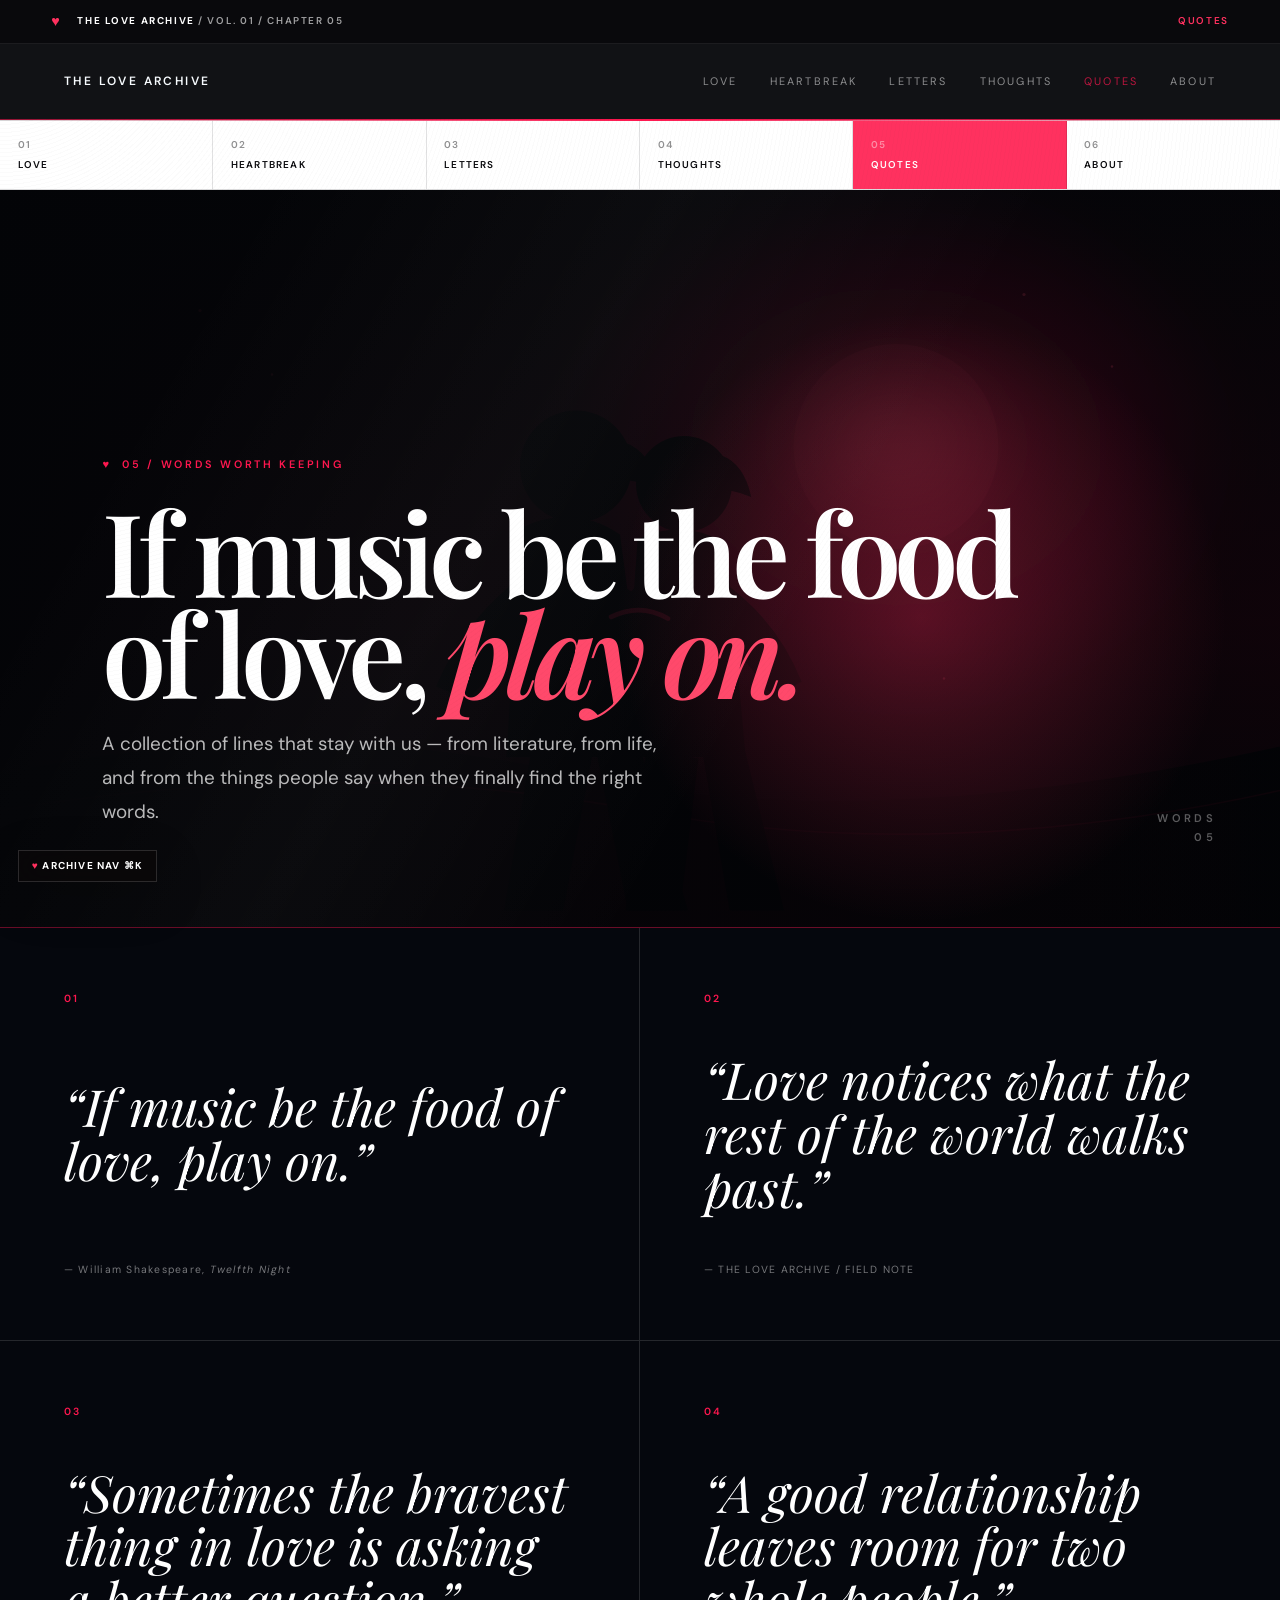
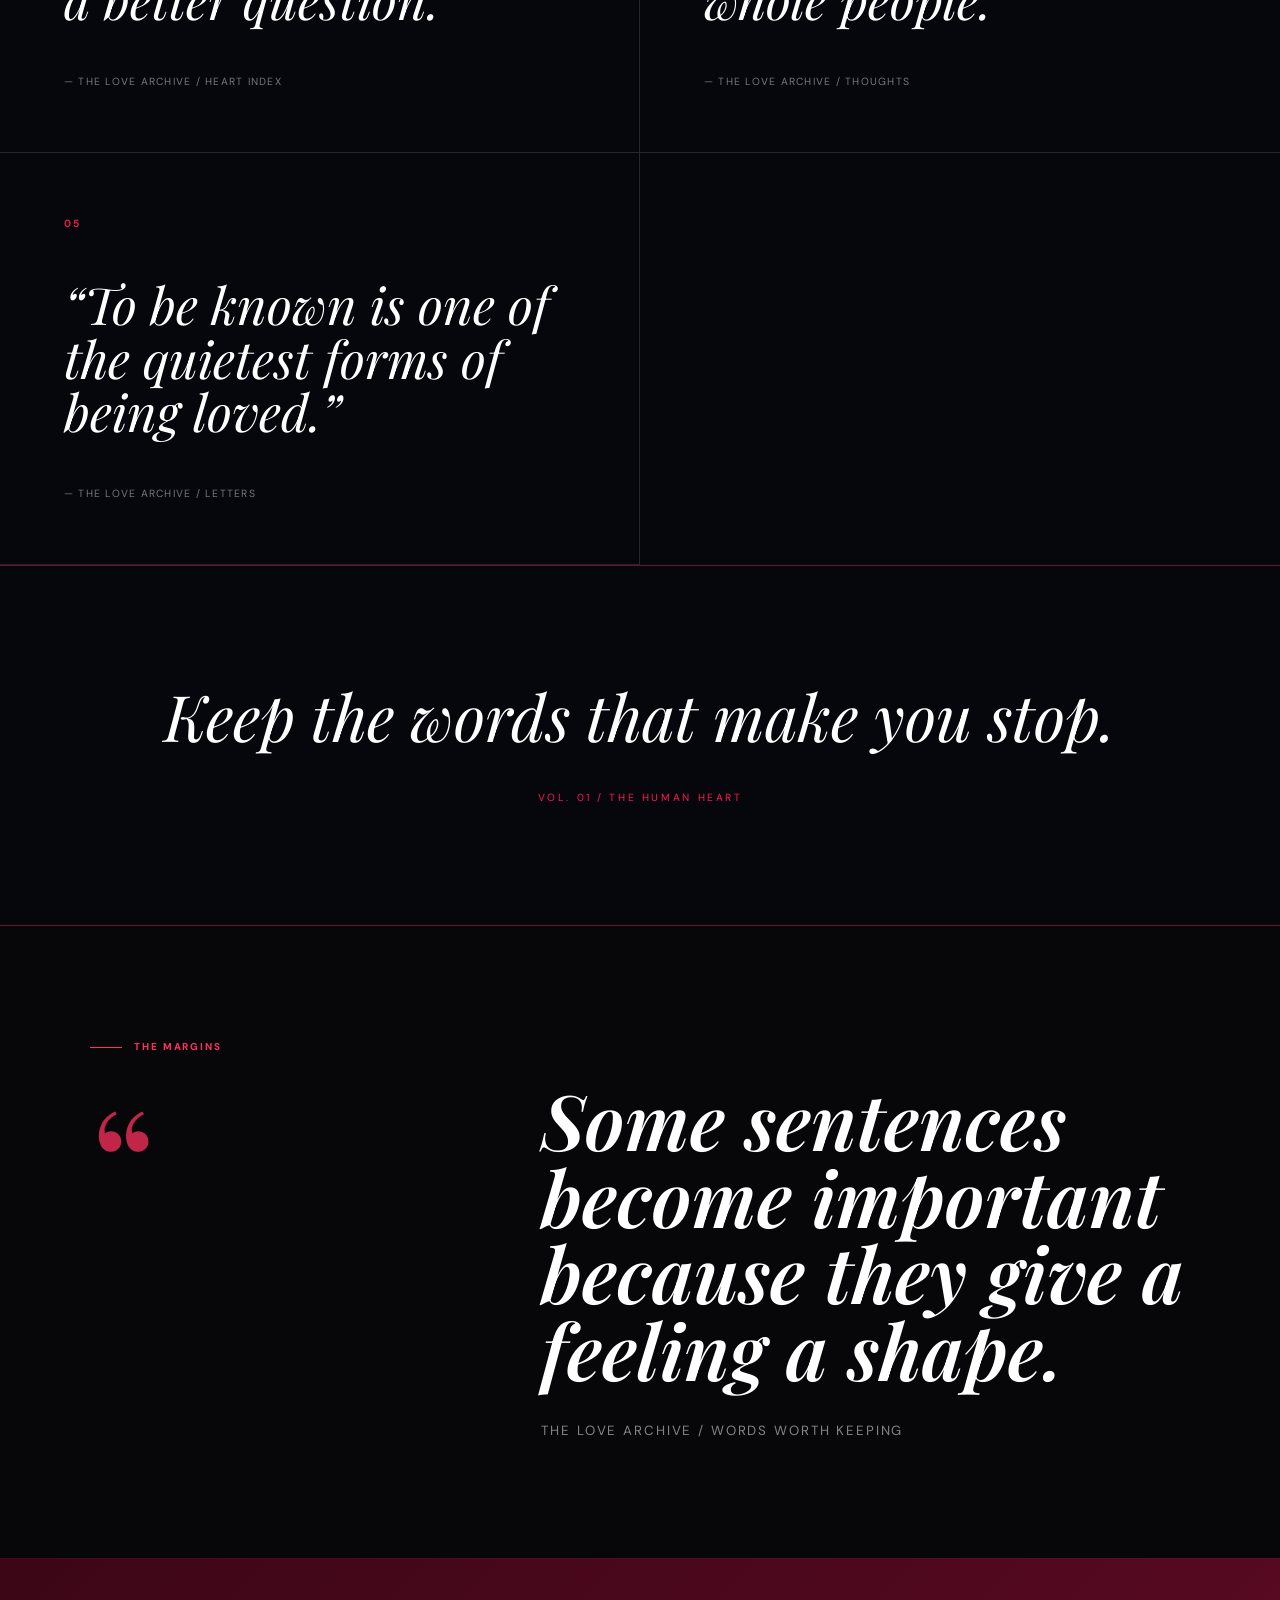
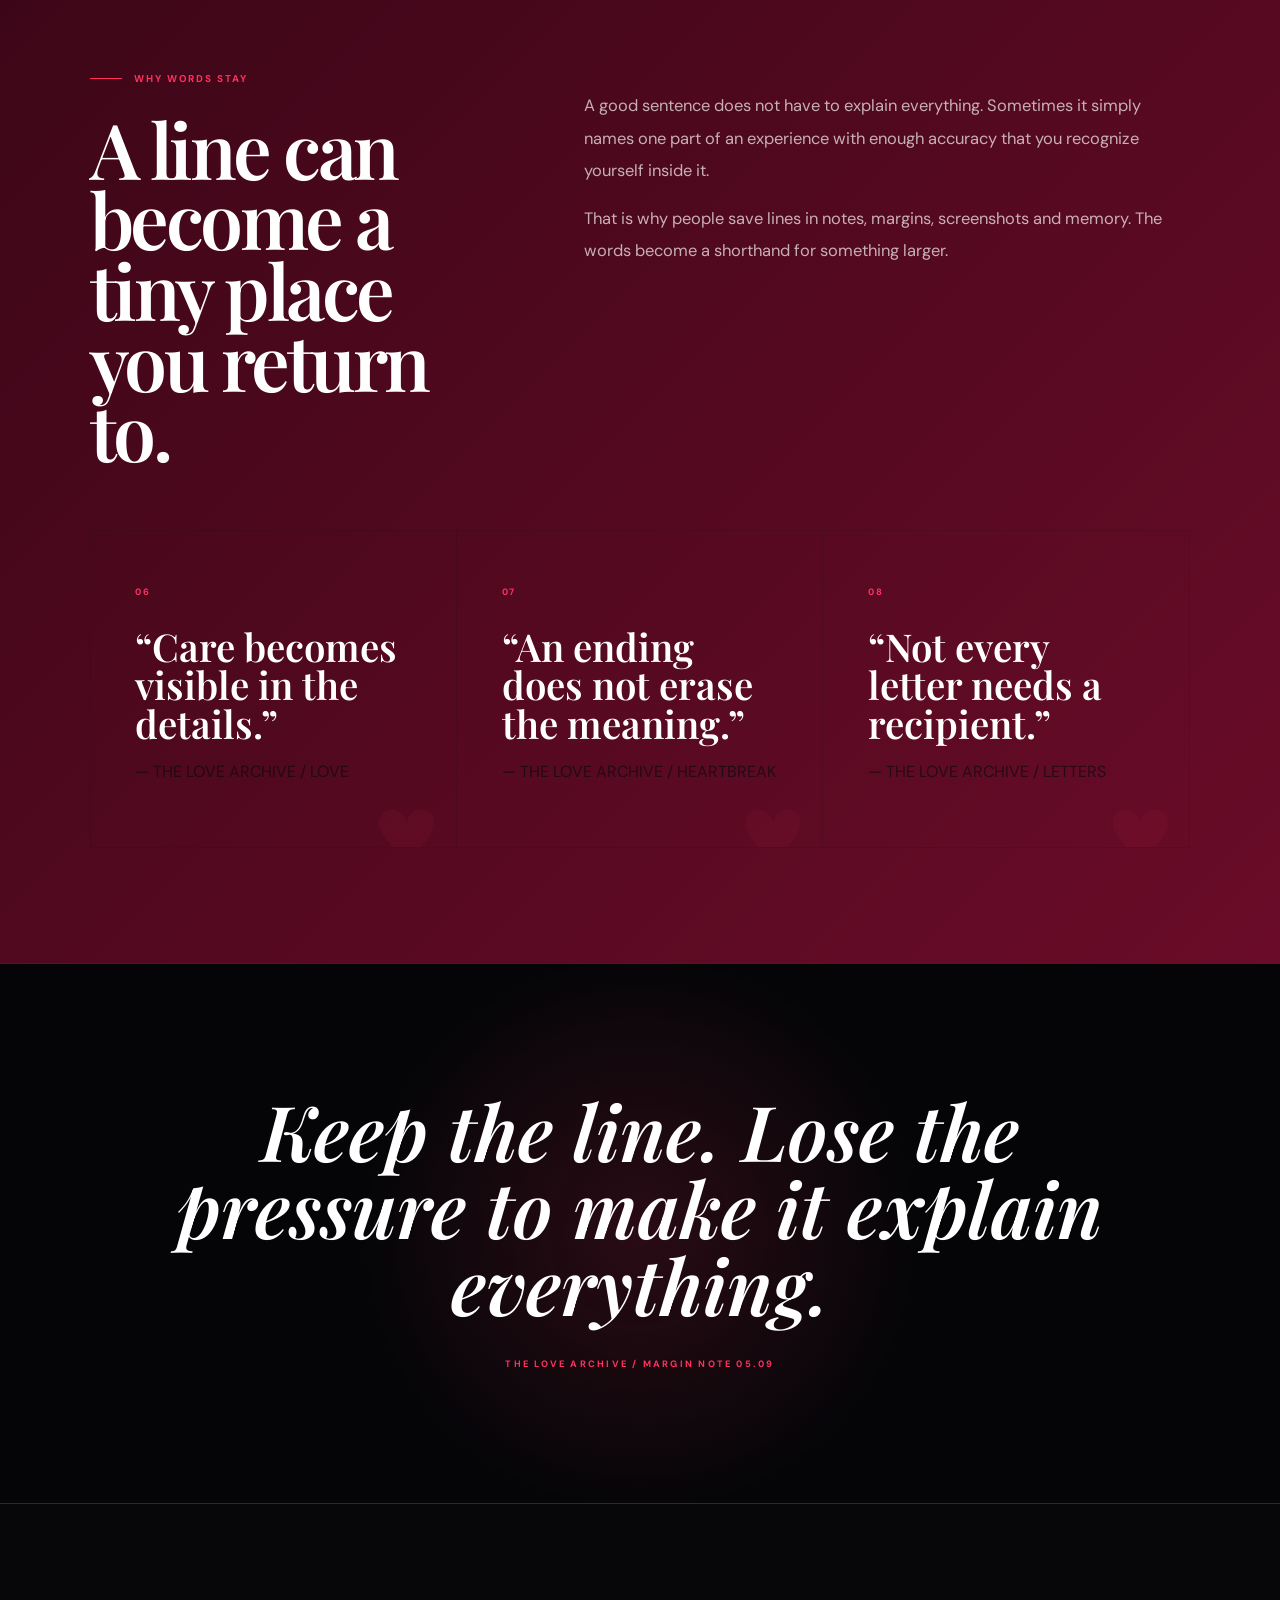
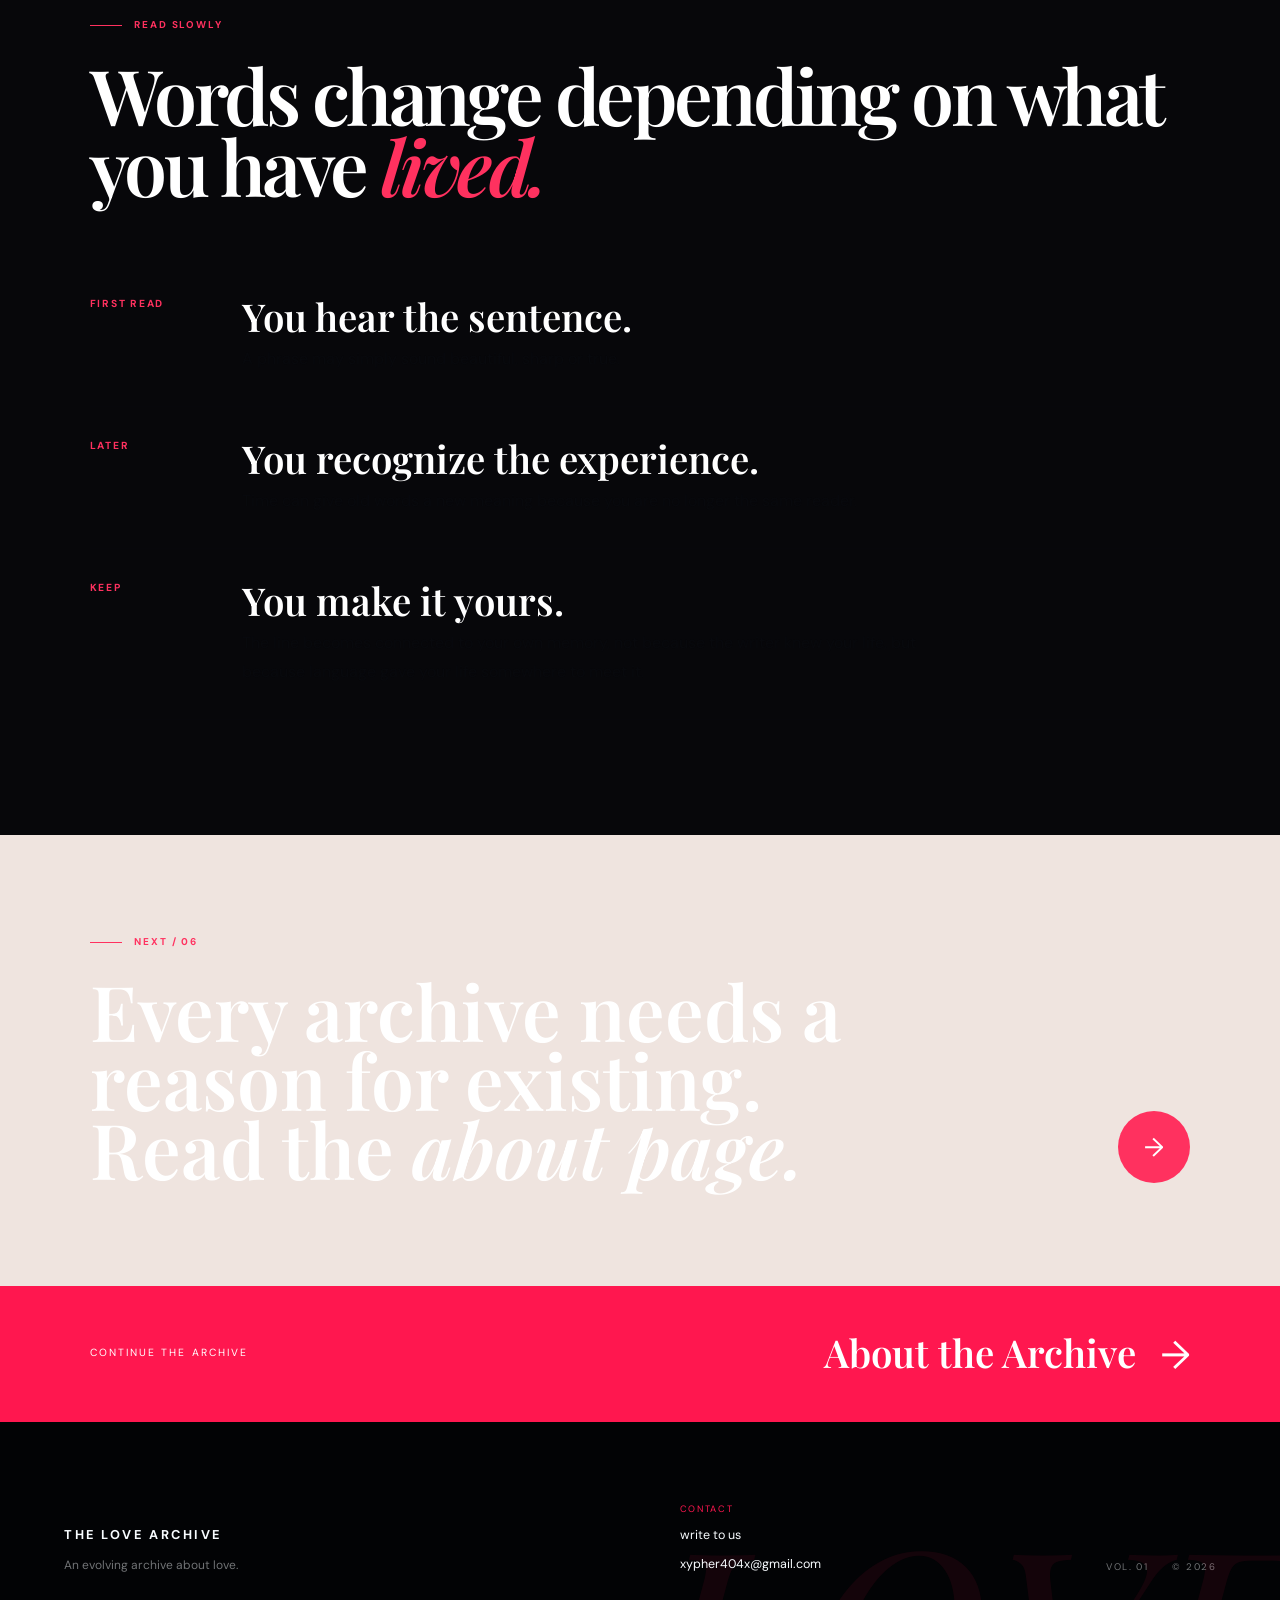
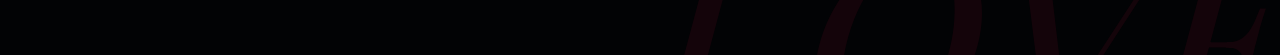
<file: quotes.html>
<!DOCTYPE html>
<html lang="en"><head><meta charset="UTF-8"><meta name="viewport" content="width=device-width, initial-scale=1.0"><meta name="description" content="The Love Archive — words worth keeping."><title>Quotes — The Love Archive</title><link rel="preconnect" href="https://fonts.googleapis.com"><link rel="preconnect" href="https://fonts.gstatic.com" crossorigin><link href="https://fonts.googleapis.com/css2?family=DM+Sans:wght@400;500;600&display=swap" rel="stylesheet"><link href="https://fonts.googleapis.com/css2?family=Playfair+Display:ital,wght@0,500;0,600;0,700;1,500;1,600&display=swap" rel="stylesheet"><link rel="stylesheet" href="style.css"><link rel="stylesheet" href="phase2.css"><link rel="stylesheet" href="experience.css"><link rel="stylesheet" href="final.css"><link rel="stylesheet" href="reference.css"><link rel="stylesheet" href="page.css"><link rel="stylesheet" href="volume-v3.css"></head>
<body class="archive-page quote-page"><div class="chapter-ribbon"><span class="ribbon-heart">♥</span><span class="ribbon-route"><b>THE LOVE ARCHIVE</b> / VOL. 01 / CHAPTER 05</span><span class="ribbon-count">QUOTES</span></div>
<nav class="navbar page-nav"><a class="brand" href="index.html">THE LOVE ARCHIVE</a><button class="nav-toggle" id="navToggle" aria-label="Open navigation" aria-expanded="false"><span></span><span></span><span></span></button><div class="nav-links" id="navLinks"><a href="love.html">Love</a><a href="heartbreak.html">Heartbreak</a><a href="letters.html">Letters</a><a href="thoughts.html">Thoughts</a><a class="active" href="quotes.html">Quotes</a><a href="about.html">About</a></div></nav>
<div class="chapter-map"><a href="love.html"><span>01</span>Love</a><a href="heartbreak.html"><span>02</span>Heartbreak</a><a href="letters.html"><span>03</span>Letters</a><a href="thoughts.html"><span>04</span>Thoughts</a><a class="current" href="quotes.html"><span>05</span>Quotes</a><a href="about.html"><span>06</span>About</a></div>
<header class="page-hero page-hero-dark page-hero-quotes"><div class="page-hero-copy"><span class="page-kicker">05 / WORDS WORTH KEEPING</span><h1>If music be the food of love, <em>play on.</em></h1><p>A collection of lines that stay with us — from literature, from life, and from the things people say when they finally find the right words.</p></div><span class="page-number">WORDS<br>05</span></header>
<main class="page-main dark-main"><section class="quote-wall"><article><span>01</span><blockquote>“If music be the food of love, play on.”</blockquote><small>— William Shakespeare, <i>Twelfth Night</i></small></article><article><span>02</span><blockquote>“Love notices what the rest of the world walks past.”</blockquote><small>— THE LOVE ARCHIVE / FIELD NOTE</small></article><article><span>03</span><blockquote>“Sometimes the bravest thing in love is asking a better question.”</blockquote><small>— THE LOVE ARCHIVE / HEART INDEX</small></article><article><span>04</span><blockquote>“A good relationship leaves room for two whole people.”</blockquote><small>— THE LOVE ARCHIVE / THOUGHTS</small></article><article><span>05</span><blockquote>“To be known is one of the quietest forms of being loved.”</blockquote><small>— THE LOVE ARCHIVE / LETTERS</small></article></section>
<section class="wide-quote"><p>Keep the words that make you stop.</p><span>VOL. 01 / THE HUMAN HEART</span></section>

<section class="page-section dark"><span class="section-label">THE MARGINS</span><div class="quote-feature"><div class="mark">“</div><div><blockquote>Some sentences become important because they give a feeling a shape.</blockquote><small>THE LOVE ARCHIVE / WORDS WORTH KEEPING</small></div></div></section>

<section class="page-section wine"><div class="two-col-copy"><div><span class="section-label">WHY WORDS STAY</span><h2 class="big-line">A line can become a tiny place you return to.</h2></div><div class="copy"><p>A good sentence does not have to explain everything. Sometimes it simply names one part of an experience with enough accuracy that you recognize yourself inside it.</p><p>That is why people save lines in notes, margins, screenshots and memory. The words become a shorthand for something larger.</p></div></div>
<div class="micro-grid"><article><small>06</small><h3>“Care becomes visible in the details.”</h3><p>— THE LOVE ARCHIVE / LOVE</p></article><article><small>07</small><h3>“An ending does not erase the meaning.”</h3><p>— THE LOVE ARCHIVE / HEARTBREAK</p></article><article><small>08</small><h3>“Not every letter needs a recipient.”</h3><p>— THE LOVE ARCHIVE / LETTERS</p></article></div></section>

<section class="archive-pullquote"><p>Keep the line. Lose the pressure to make it explain everything.</p><span>THE LOVE ARCHIVE / MARGIN NOTE 05.09</span></section>

<section class="page-section dark"><span class="section-label">READ SLOWLY</span><h2 class="big-line">Words change depending on what you have <em>lived.</em></h2><div class="timeline"><article><strong>FIRST READ</strong><div><h3>You hear the sentence.</h3><p>A phrase may simply sound beautiful, sharp or true.</p></div></article><article><strong>LATER</strong><div><h3>You recognize the experience.</h3><p>Time can give old words a new meaning because you are no longer the same reader.</p></div></article><article><strong>KEEP</strong><div><h3>You make it yours.</h3><p>The line becomes connected to your own memory, not because the writer knew your life, but because language gave your life somewhere to meet it.</p></div></article></div></section>

<section class="page-endcap"><div><span class="section-label">NEXT / 06</span><h2>Every archive needs a reason for existing.<br>Read the <em>about page.</em></h2></div><a href="about.html" aria-label="Continue to About">→</a></section>
<section class="next-chapter"><span>CONTINUE THE ARCHIVE</span><a href="about.html">About the Archive <b>→</b></a></section></main><footer class="footer"><div><strong>THE LOVE ARCHIVE</strong><p>An evolving archive about love.</p></div><div class="footer-contact"><span>CONTACT</span><a class="footer-secret" href="write.html">write to us</a><a href="mailto:xypher404x@gmail.com">xypher404x@gmail.com</a></div><div><span>VOL. 01</span><span>© 2026</span></div></footer><script src="script.js"></script><script src="volume-v3.js"></script></body></html>
</file>
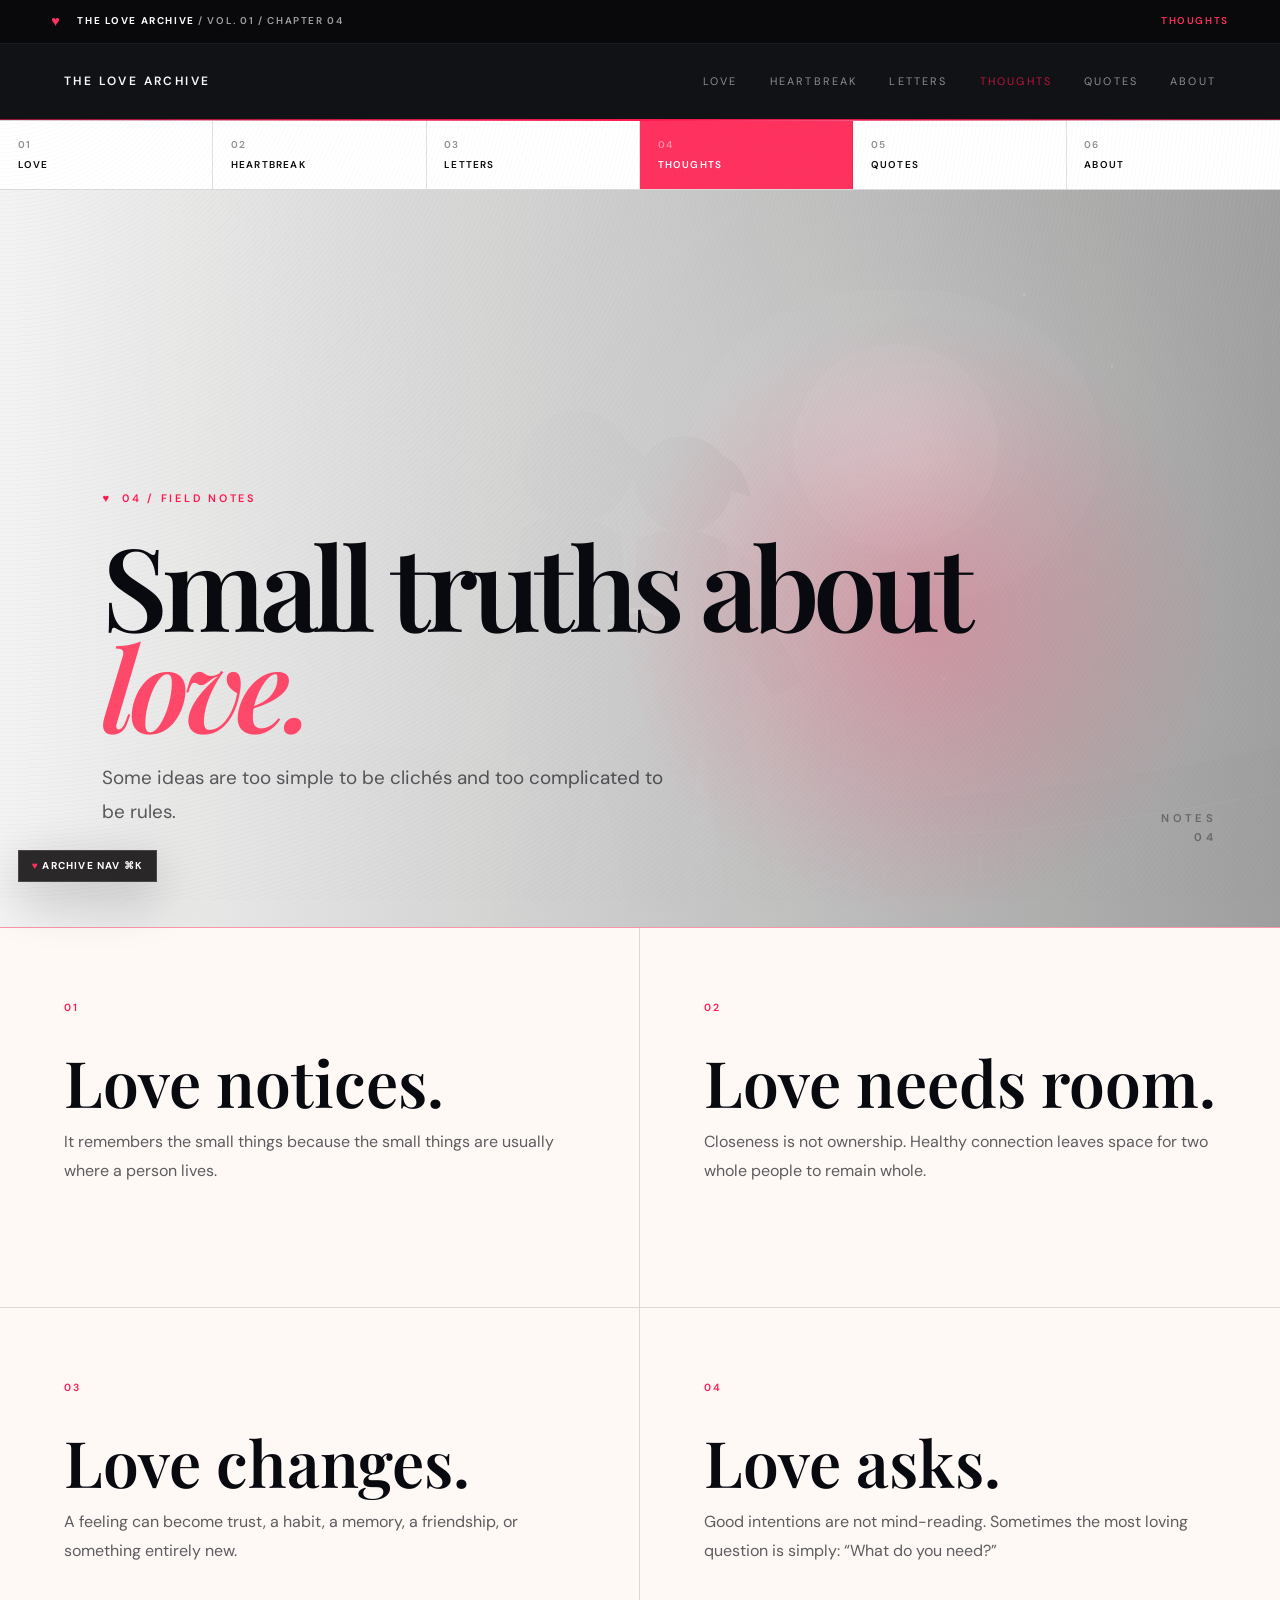
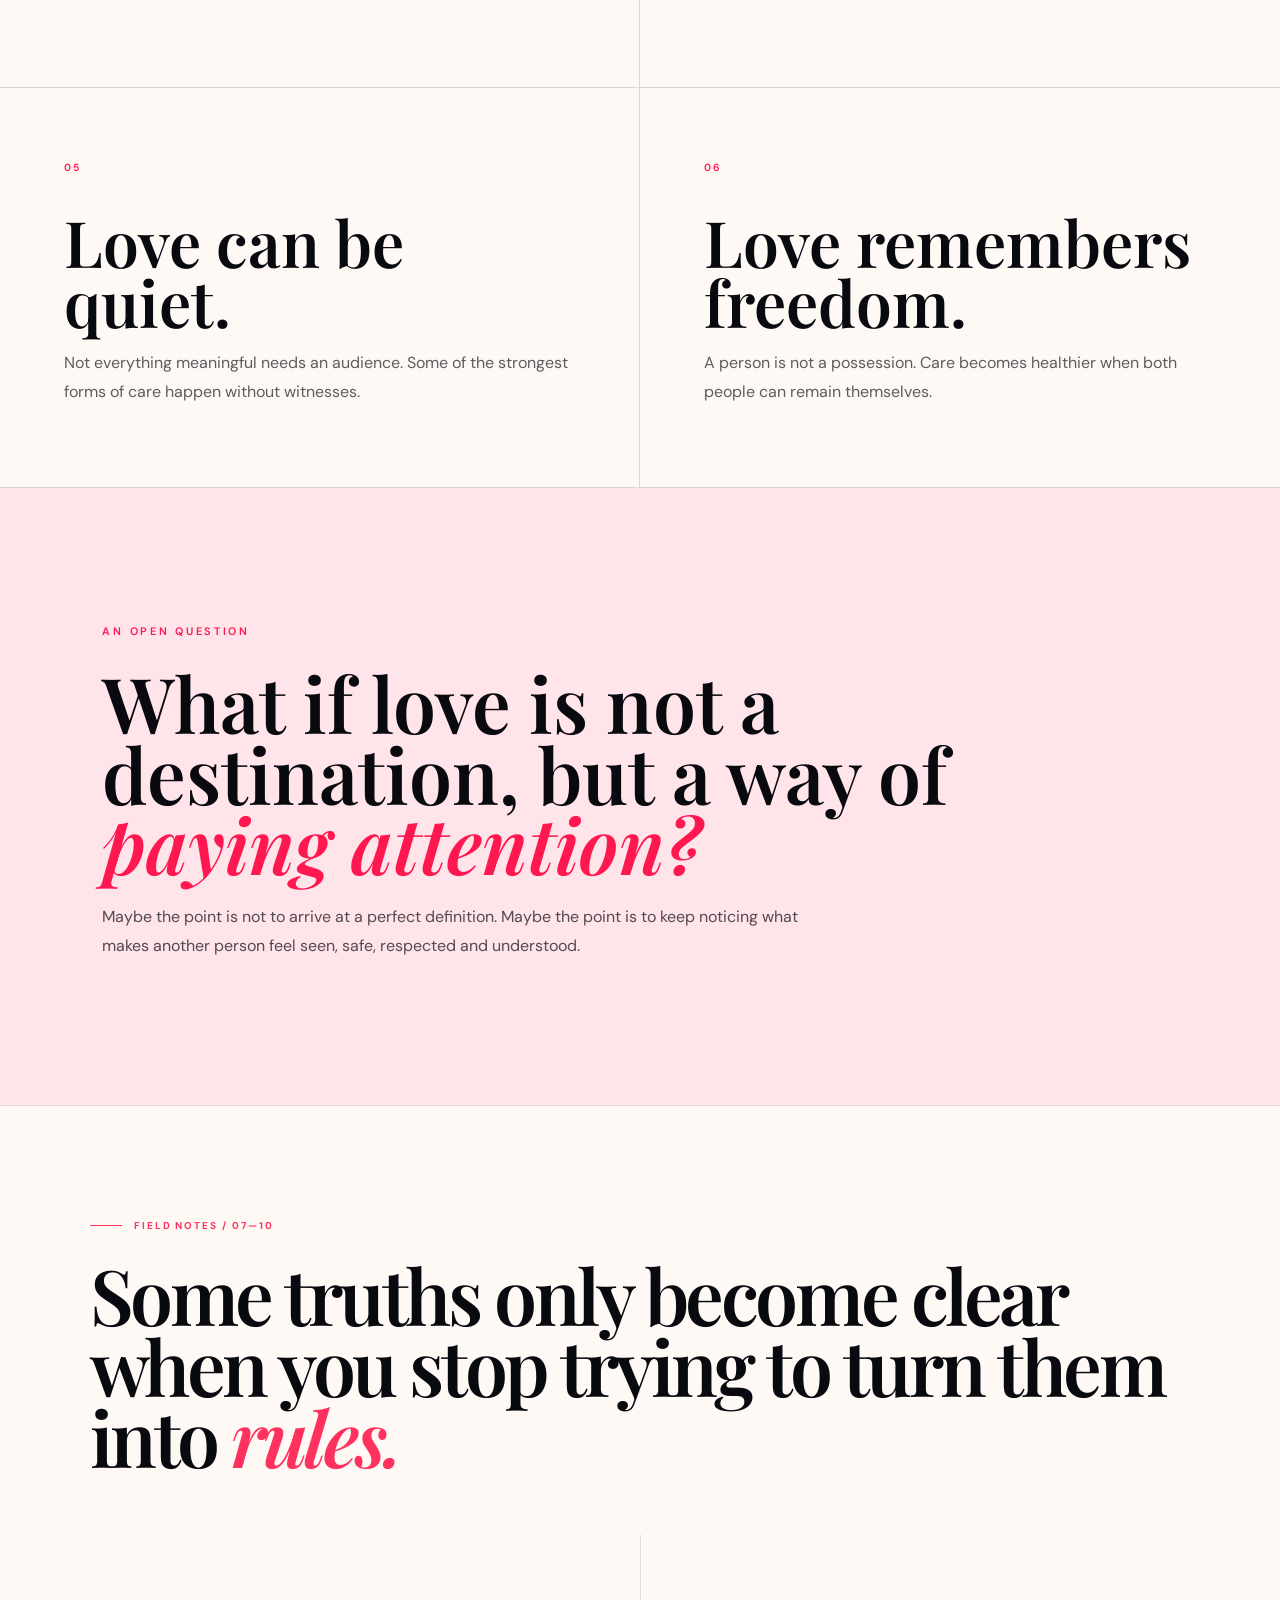
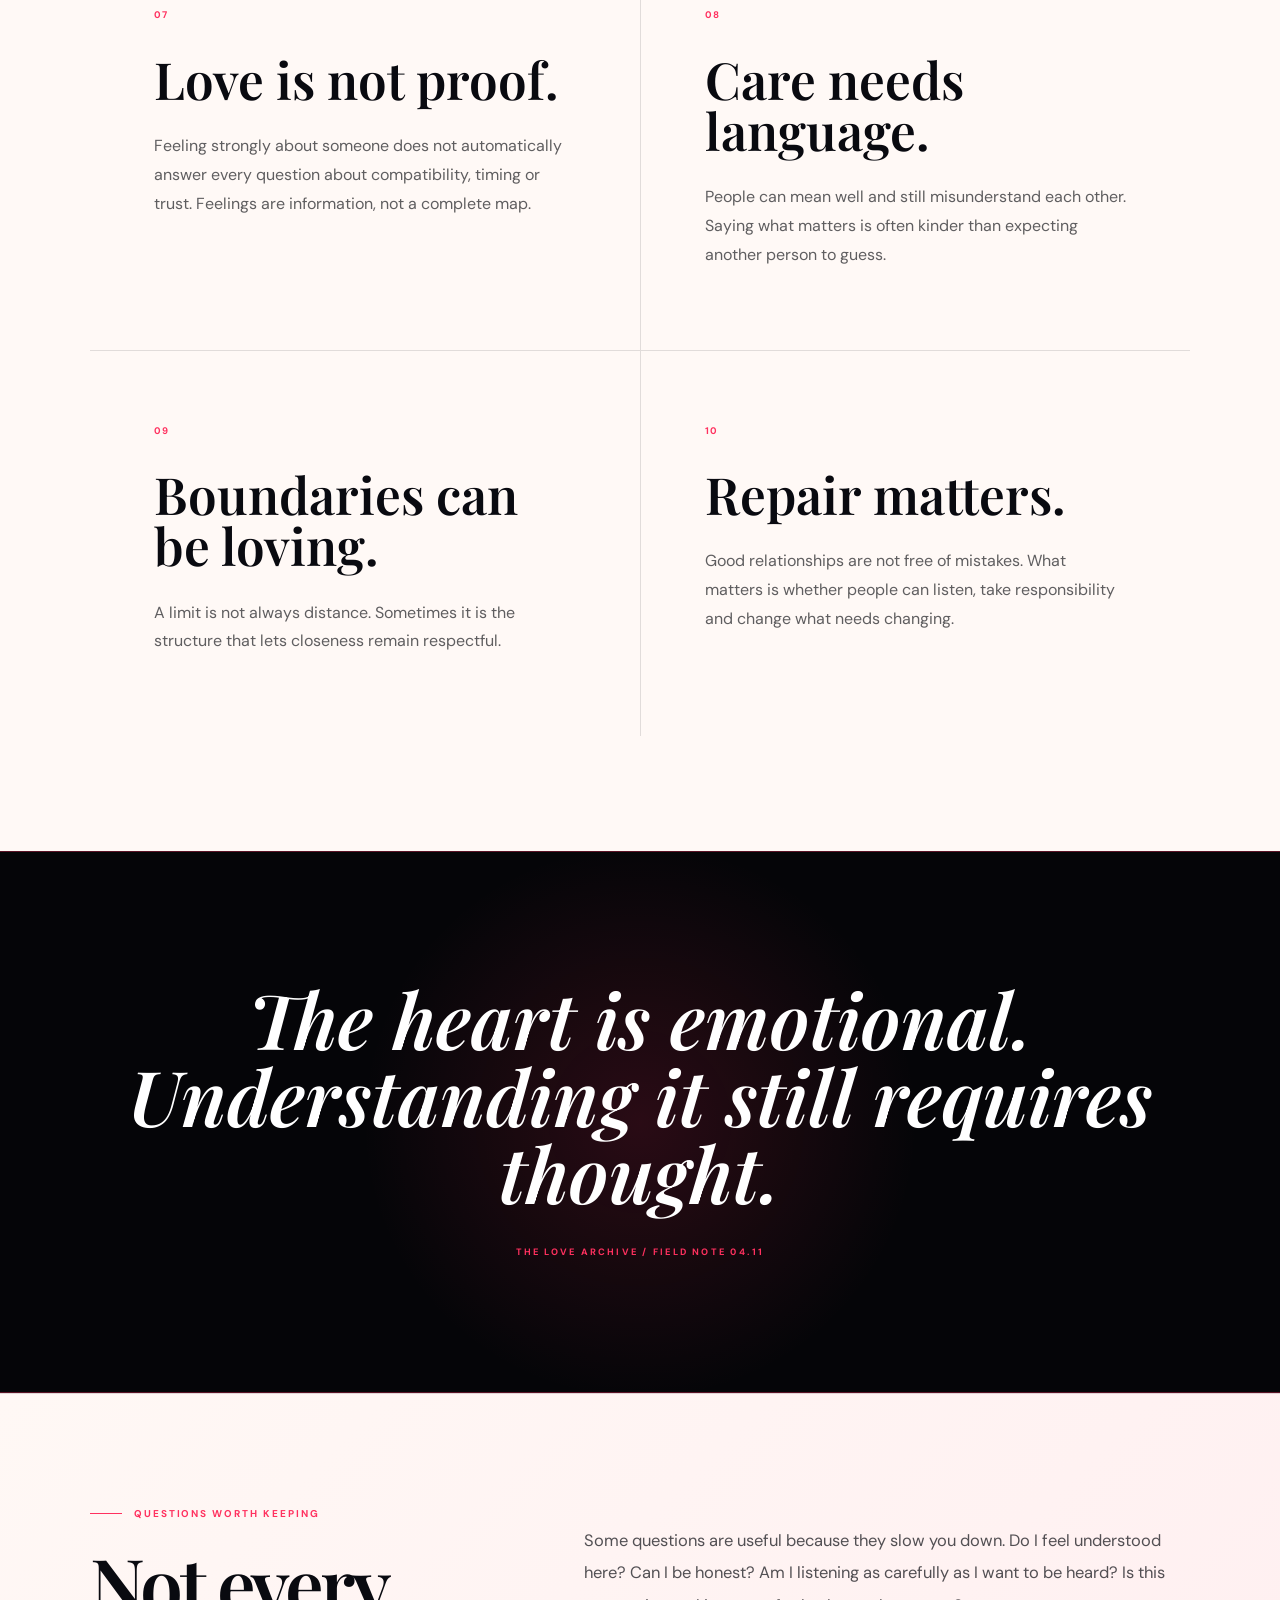
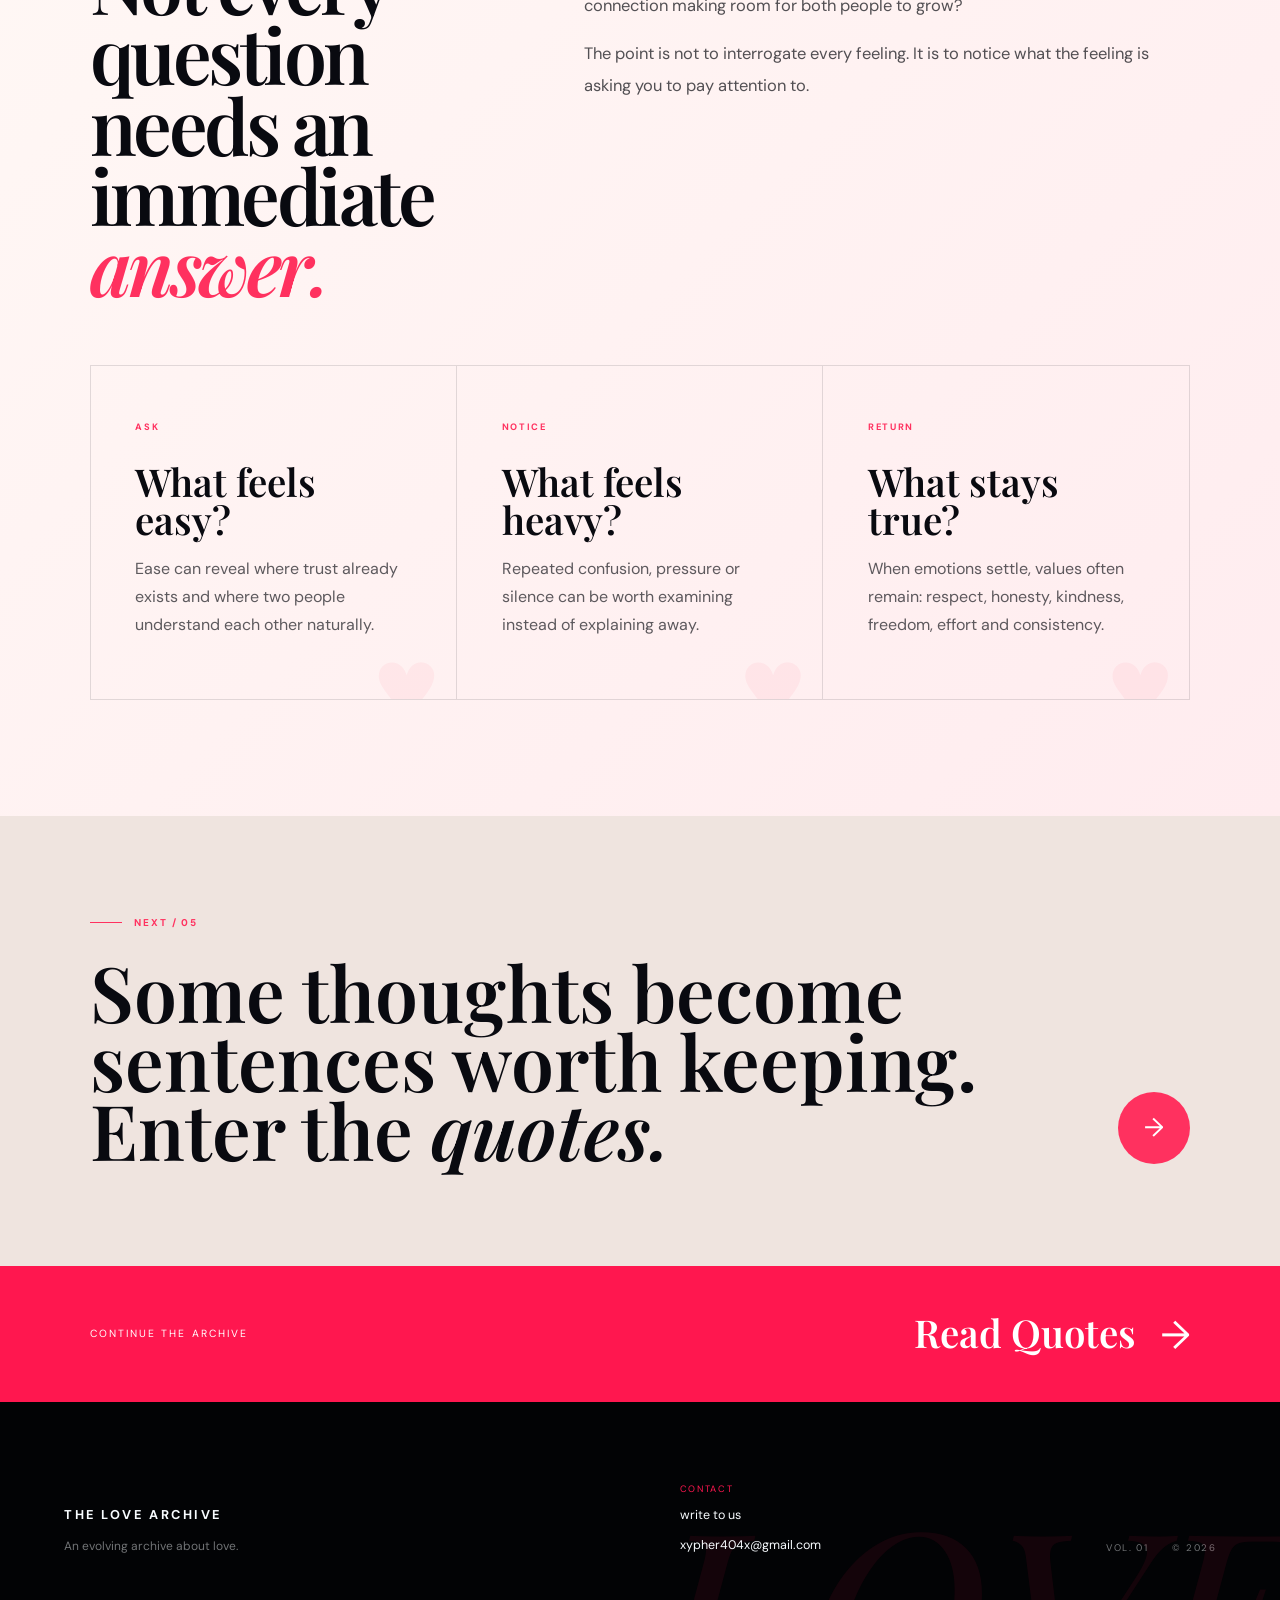
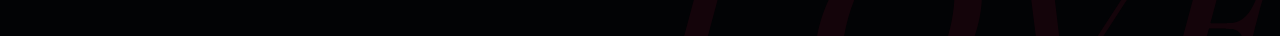
<file: thoughts.html>
<!DOCTYPE html>
<html lang="en"><head><meta charset="UTF-8"><meta name="viewport" content="width=device-width, initial-scale=1.0"><meta name="description" content="The Love Archive — small truths and questions about love."><title>Thoughts — The Love Archive</title><link rel="preconnect" href="https://fonts.googleapis.com"><link rel="preconnect" href="https://fonts.gstatic.com" crossorigin><link href="https://fonts.googleapis.com/css2?family=DM+Sans:wght@400;500;600&family=Playfair+Display:ital,wght@0,500;0,600;0,700;1,500;1,600&display=swap" rel="stylesheet"><link rel="stylesheet" href="style.css"><link rel="stylesheet" href="phase2.css"><link rel="stylesheet" href="experience.css"><link rel="stylesheet" href="final.css"><link rel="stylesheet" href="reference.css"><link rel="stylesheet" href="page.css"><link rel="stylesheet" href="volume-v3.css"></head>
<body class="archive-page paper-page"><div class="chapter-ribbon"><span class="ribbon-heart">♥</span><span class="ribbon-route"><b>THE LOVE ARCHIVE</b> / VOL. 01 / CHAPTER 04</span><span class="ribbon-count">THOUGHTS</span></div>
<nav class="navbar page-nav"><a class="brand" href="index.html">THE LOVE ARCHIVE</a><button class="nav-toggle" id="navToggle" aria-label="Open navigation" aria-expanded="false"><span></span><span></span><span></span></button><div class="nav-links" id="navLinks"><a href="love.html">Love</a><a href="heartbreak.html">Heartbreak</a><a href="letters.html">Letters</a><a class="active" href="thoughts.html">Thoughts</a><a href="quotes.html">Quotes</a><a href="about.html">About</a></div></nav>
<div class="chapter-map"><a href="love.html"><span>01</span>Love</a><a href="heartbreak.html"><span>02</span>Heartbreak</a><a href="letters.html"><span>03</span>Letters</a><a class="current" href="thoughts.html"><span>04</span>Thoughts</a><a href="quotes.html"><span>05</span>Quotes</a><a href="about.html"><span>06</span>About</a></div>
<header class="page-hero page-hero-paper page-hero-thoughts"><div class="page-hero-copy"><span class="page-kicker">04 / FIELD NOTES</span><h1>Small truths about <em>love.</em></h1><p>Some ideas are too simple to be clichés and too complicated to be rules.</p></div><span class="page-number">NOTES<br>04</span></header>
<main class="page-main"><section class="thought-wall"><article><span>01</span><h2>Love notices.</h2><p>It remembers the small things because the small things are usually where a person lives.</p></article><article><span>02</span><h2>Love needs room.</h2><p>Closeness is not ownership. Healthy connection leaves space for two whole people to remain whole.</p></article><article><span>03</span><h2>Love changes.</h2><p>A feeling can become trust, a habit, a memory, a friendship, or something entirely new.</p></article><article><span>04</span><h2>Love asks.</h2><p>Good intentions are not mind-reading. Sometimes the most loving question is simply: “What do you need?”</p></article><article><span>05</span><h2>Love can be quiet.</h2><p>Not everything meaningful needs an audience. Some of the strongest forms of care happen without witnesses.</p></article><article><span>06</span><h2>Love remembers freedom.</h2><p>A person is not a possession. Care becomes healthier when both people can remain themselves.</p></article></section>
<section class="question-block"><span class="red-label">AN OPEN QUESTION</span><h2>What if love is not a destination, but a way of <em>paying attention?</em></h2><p>Maybe the point is not to arrive at a perfect definition. Maybe the point is to keep noticing what makes another person feel seen, safe, respected and understood.</p></section>

<section class="page-section"><span class="section-label">FIELD NOTES / 07—10</span><h2 class="big-line">Some truths only become clear when you stop trying to turn them into <em>rules.</em></h2>
<div class="question-deck"><article><span>07</span><h3>Love is not proof.</h3><p>Feeling strongly about someone does not automatically answer every question about compatibility, timing or trust. Feelings are information, not a complete map.</p></article><article><span>08</span><h3>Care needs language.</h3><p>People can mean well and still misunderstand each other. Saying what matters is often kinder than expecting another person to guess.</p></article><article><span>09</span><h3>Boundaries can be loving.</h3><p>A limit is not always distance. Sometimes it is the structure that lets closeness remain respectful.</p></article><article><span>10</span><h3>Repair matters.</h3><p>Good relationships are not free of mistakes. What matters is whether people can listen, take responsibility and change what needs changing.</p></article></div></section>

<section class="archive-pullquote"><p>The heart is emotional. Understanding it still requires thought.</p><span>THE LOVE ARCHIVE / FIELD NOTE 04.11</span></section>

<section class="page-section soft"><div class="two-col-copy"><div><span class="section-label">QUESTIONS WORTH KEEPING</span><h2 class="big-line">Not every question needs an immediate <em>answer.</em></h2></div><div class="copy"><p>Some questions are useful because they slow you down. Do I feel understood here? Can I be honest? Am I listening as carefully as I want to be heard? Is this connection making room for both people to grow?</p><p>The point is not to interrogate every feeling. It is to notice what the feeling is asking you to pay attention to.</p></div></div>
<div class="micro-grid"><article><small>ASK</small><h3>What feels easy?</h3><p>Ease can reveal where trust already exists and where two people understand each other naturally.</p></article><article><small>NOTICE</small><h3>What feels heavy?</h3><p>Repeated confusion, pressure or silence can be worth examining instead of explaining away.</p></article><article><small>RETURN</small><h3>What stays true?</h3><p>When emotions settle, values often remain: respect, honesty, kindness, freedom, effort and consistency.</p></article></div></section>

<section class="page-endcap"><div><span class="section-label">NEXT / 05</span><h2>Some thoughts become sentences worth keeping.<br>Enter the <em>quotes.</em></h2></div><a href="quotes.html" aria-label="Continue to Quotes">→</a></section>
<section class="next-chapter"><span>CONTINUE THE ARCHIVE</span><a href="quotes.html">Read Quotes <b>→</b></a></section></main><footer class="footer"><div><strong>THE LOVE ARCHIVE</strong><p>An evolving archive about love.</p></div><div class="footer-contact"><span>CONTACT</span><a class="footer-secret" href="write.html">write to us</a><a href="mailto:xypher404x@gmail.com">xypher404x@gmail.com</a></div><div><span>VOL. 01</span><span>© 2026</span></div></footer><script src="script.js"></script><script src="volume-v3.js"></script></body></html>
</file>
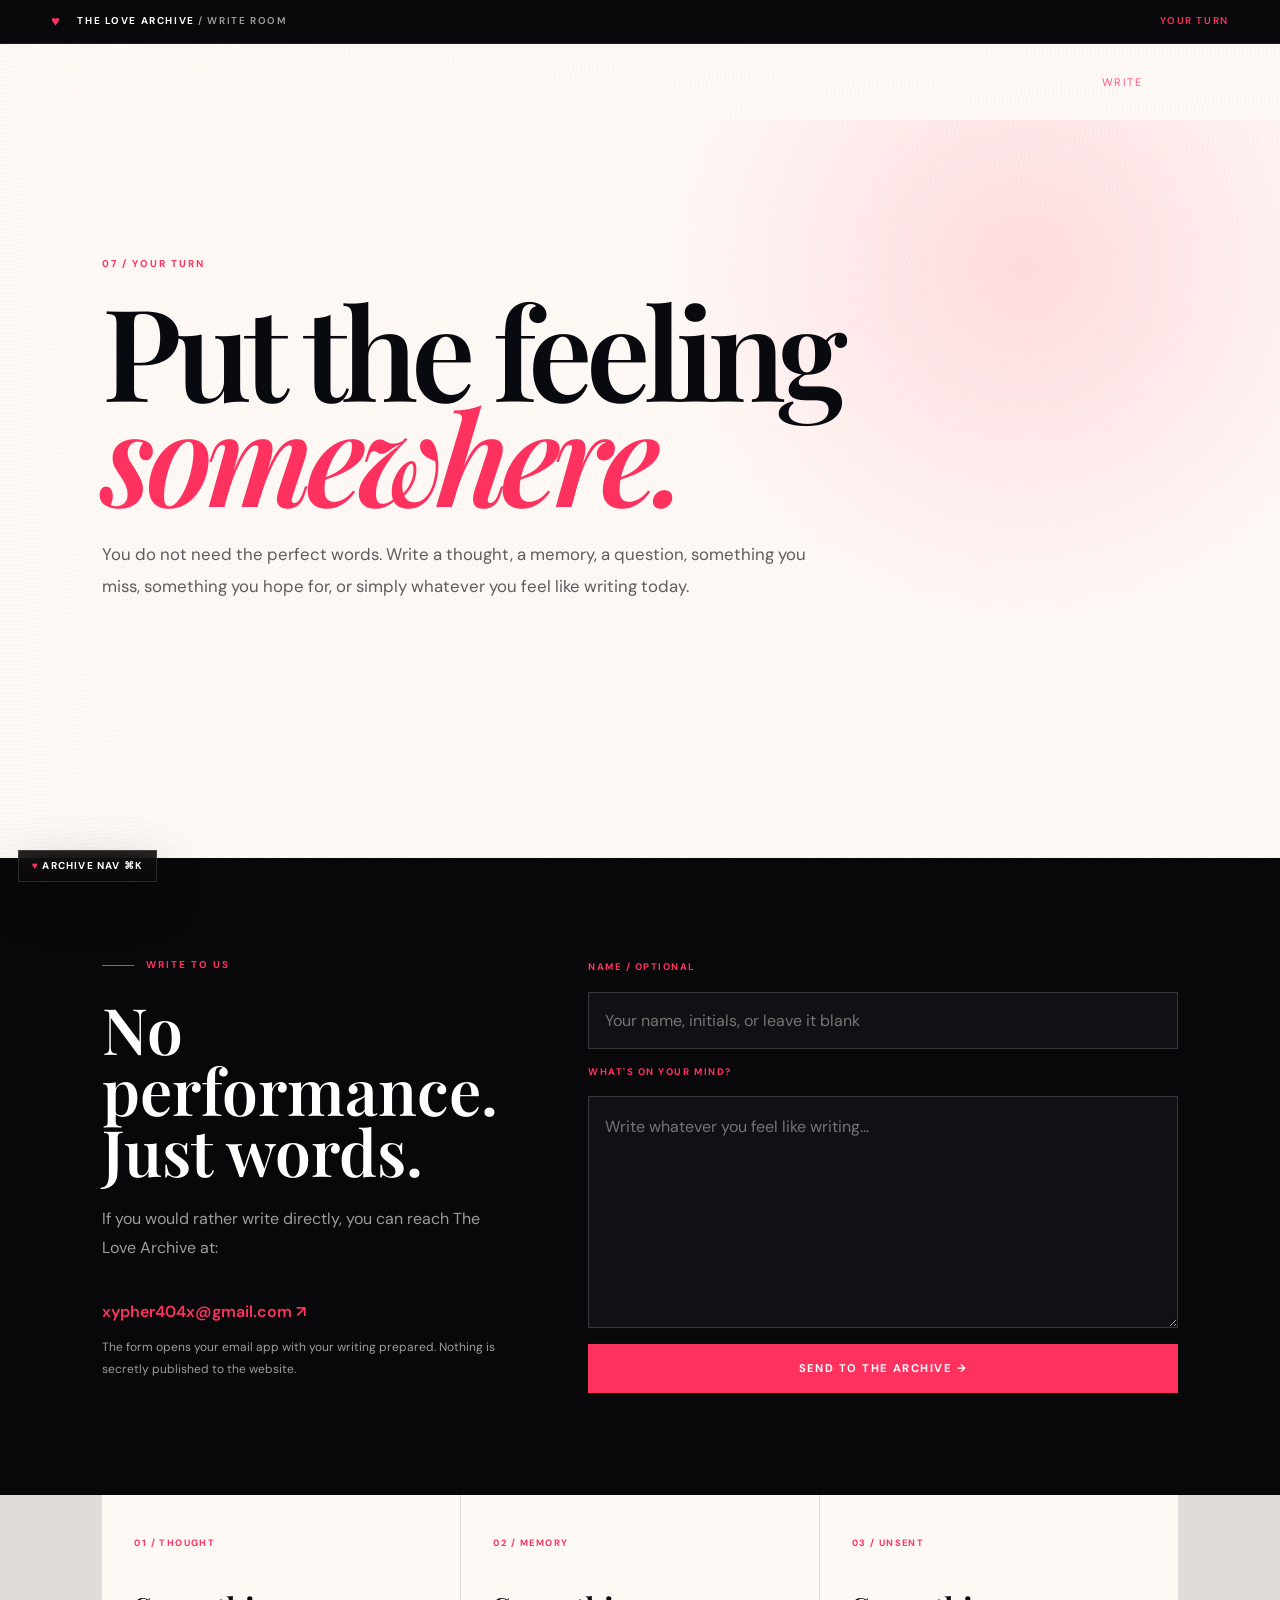
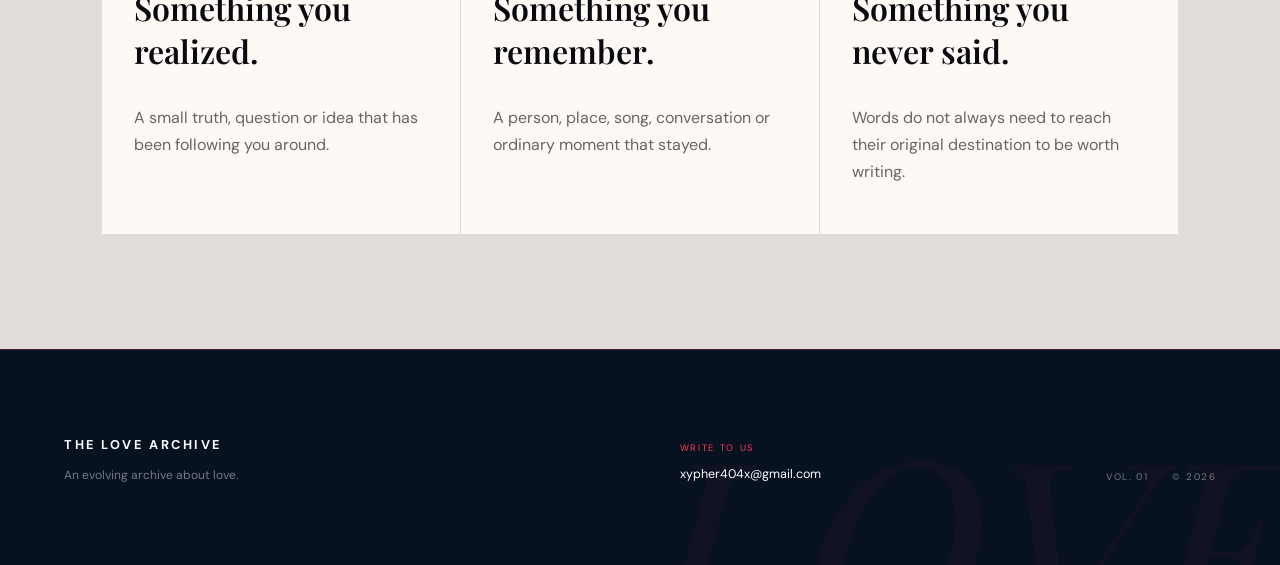
<file: write.html>
<!DOCTYPE html>
<html lang="en"><head><meta charset="UTF-8"><meta name="viewport" content="width=device-width,initial-scale=1.0"><meta name="description" content="Write to The Love Archive — a quiet page for thoughts, feelings, memories and words you want to put somewhere."><title>Write to Us — The Love Archive</title><link rel="preconnect" href="https://fonts.googleapis.com"><link rel="preconnect" href="https://fonts.gstatic.com" crossorigin><link href="https://fonts.googleapis.com/css2?family=DM+Sans:wght@400;500;600&family=Playfair+Display:ital,wght@0,500;0,600;1,500;1,600&display=swap" rel="stylesheet"><link rel="stylesheet" href="style.css"><link rel="stylesheet" href="page.css"><link rel="stylesheet" href="volume-v3.css"><style>.write-room{min-height:82vh;padding:clamp(5rem,10vw,10rem) clamp(1.5rem,8vw,9rem);background:radial-gradient(circle at 80% 20%,rgba(255,49,95,.15),transparent 30%),#fff9f6}.write-room>span{font:700 .62rem 'DM Sans',sans-serif;letter-spacing:.2em;color:#ff315f}.write-room h1{font:600 clamp(4rem,10vw,10rem)/.82 'Playfair Display',serif;letter-spacing:-.055em;margin:1.4rem 0 2rem;max-width:1100px}.write-room h1 em{color:#ff315f}.write-room .lead{max-width:720px;font:400 1.05rem/1.9 'DM Sans',sans-serif;color:rgba(9,10,16,.66)}.write-grid{display:grid;grid-template-columns:.8fr 1.2fr;gap:clamp(2rem,7vw,8rem);padding:clamp(5rem,8vw,8rem) clamp(1.5rem,8vw,9rem);background:#08080b;color:#fff}.write-grid h2{font:600 clamp(2.5rem,5vw,5.5rem)/.95 'Playfair Display',serif;margin:0 0 1.5rem}.write-grid p{color:rgba(255,255,255,.6);line-height:1.8}.write-email{display:inline-block;margin-top:1.2rem;color:#ff315f;text-decoration:none;font-weight:600}.feeling-form{display:grid;gap:1rem}.feeling-form label{font:700 .6rem 'DM Sans',sans-serif;letter-spacing:.16em;color:#ff315f}.feeling-form input,.feeling-form textarea{width:100%;box-sizing:border-box;border:1px solid rgba(255,255,255,.16);background:#111014;color:#fff;padding:1rem;font:400 1rem 'DM Sans',sans-serif;outline:none}.feeling-form textarea{min-height:230px;resize:vertical;line-height:1.7}.feeling-form input:focus,.feeling-form textarea:focus{border-color:#ff315f}.feeling-form button{border:0;background:#ff315f;color:#fff;padding:1rem 1.3rem;font:700 .7rem 'DM Sans',sans-serif;letter-spacing:.13em;cursor:pointer}.write-note{font-size:.75rem!important}.write-choices{display:grid;grid-template-columns:repeat(3,1fr);gap:1px;background:rgba(9,10,16,.12);padding:0 clamp(1.5rem,8vw,9rem) clamp(6rem,9vw,9rem)}.write-choices article{background:#fff9f6;padding:2rem;min-height:190px}.write-choices span{font:700 .58rem 'DM Sans',sans-serif;color:#ff315f;letter-spacing:.15em}.write-choices h3{font:600 2rem 'Playfair Display',serif}.write-choices p{line-height:1.7;color:rgba(9,10,16,.62)}@media(max-width:800px){.write-grid,.write-choices{grid-template-columns:1fr}}</style></head><body class="archive-page"><div class="chapter-ribbon"><span class="ribbon-heart">♥</span><span class="ribbon-route"><b>THE LOVE ARCHIVE</b> / WRITE ROOM</span><span class="ribbon-count">YOUR TURN</span></div><nav class="navbar page-nav"><a class="brand" href="index.html">THE LOVE ARCHIVE</a><div class="nav-links"><a href="love.html">Love</a><a href="letters.html">Letters</a><a href="thoughts.html">Thoughts</a><a href="write.html" class="active">Write</a><a href="about.html">About</a></div></nav><main><header class="write-room"><span>07 / YOUR TURN</span><h1>Put the feeling<br><em>somewhere.</em></h1><p class="lead">You do not need the perfect words. Write a thought, a memory, a question, something you miss, something you hope for, or simply whatever you feel like writing today.</p></header><section class="write-grid"><div><span class="section-label">WRITE TO US</span><h2>No performance.<br>Just words.</h2><p>If you would rather write directly, you can reach The Love Archive at:</p><a class="write-email" href="mailto:xypher404x@gmail.com">xypher404x@gmail.com ↗</a><p class="write-note">The form opens your email app with your writing prepared. Nothing is secretly published to the website.</p></div><form class="feeling-form" id="feelingForm"><label for="writerName">NAME / OPTIONAL</label><input id="writerName" type="text" placeholder="Your name, initials, or leave it blank"><label for="writerFeeling">WHAT'S ON YOUR MIND?</label><textarea id="writerFeeling" required placeholder="Write whatever you feel like writing..."></textarea><button type="submit">SEND TO THE ARCHIVE →</button></form></section><section class="write-choices"><article><span>01 / THOUGHT</span><h3>Something you realized.</h3><p>A small truth, question or idea that has been following you around.</p></article><article><span>02 / MEMORY</span><h3>Something you remember.</h3><p>A person, place, song, conversation or ordinary moment that stayed.</p></article><article><span>03 / UNSENT</span><h3>Something you never said.</h3><p>Words do not always need to reach their original destination to be worth writing.</p></article></section></main><footer class="footer"><div><strong>THE LOVE ARCHIVE</strong><p>An evolving archive about love.</p></div><div class="footer-contact"><span>WRITE TO US</span><a href="mailto:xypher404x@gmail.com">xypher404x@gmail.com</a></div><div><span>VOL. 01</span><span>© 2026</span></div></footer><script>document.getElementById('feelingForm').addEventListener('submit',e=>{e.preventDefault();const n=document.getElementById('writerName').value.trim()||'Anonymous';const t=document.getElementById('writerFeeling').value.trim();if(!t)return;const subject=encodeURIComponent('The Love Archive — A note from '+n);const body=encodeURIComponent('From: '+n+'\n\n'+t);location.href='mailto:xypher404x@gmail.com?subject='+subject+'&body='+body;});</script><script src="volume-v3.js"></script></body></html>
</file>
<file: style.css>
:root{--ink:#07111f;--ink2:#0d1b2d;--paper:#eef5f8;--white:#f8fcff;--muted:#617080;--line:rgba(7,17,31,.14);--accent:#ff3b5c;--accent2:#20d9d2;--glow:rgba(255,59,92,.24);--cream:#ffd5dc;--serif:'Playfair Display',Georgia,serif;--sans:'DM Sans',Arial,sans-serif;--ease:cubic-bezier(.22,1,.36,1)}*{box-sizing:border-box}html{scroll-behavior:smooth}body{margin:0;background:var(--paper);color:var(--ink);font:400 16px/1.7 var(--sans);overflow-x:hidden}::selection{background:var(--accent);color:var(--white)}a{color:inherit}button,input,textarea{font:inherit}.love-pulse{position:fixed;z-index:90;right:4vw;bottom:7vh;font:2rem/1 var(--serif);color:var(--accent);filter:drop-shadow(0 0 14px var(--glow));animation:heartFloat 4s ease-in-out infinite;pointer-events:none}.love-pulse:after{content:'';position:absolute;inset:-18px;border:1px solid rgba(255,59,92,.2);border-radius:50%;animation:ringPulse 2.8s ease-out infinite}.love-marquee{position:absolute;z-index:4;top:74px;left:0;width:100%;overflow:hidden;pointer-events:none;color:rgba(255,59,92,.42);font-size:.55rem;font-weight:600;letter-spacing:.3em;white-space:nowrap}.love-marquee div{display:inline-block;padding-left:100%;animation:marquee 28s linear infinite}.navbar{position:fixed;inset:0 0 auto;z-index:100;height:76px;padding:0 5vw;display:flex;align-items:center;justify-content:space-between;color:var(--white);transition:.4s var(--ease)}.navbar.scrolled{height:62px;background:rgba(7,17,31,.94);backdrop-filter:blur(16px)}.brand{font-size:.75rem;font-weight:600;letter-spacing:.2em;text-decoration:none}.nav-links{display:flex;gap:2rem}.nav-links a{font-size:.68rem;letter-spacing:.13em;text-transform:uppercase;text-decoration:none;opacity:.72;transition:.25s}.nav-links a:hover{opacity:1;color:var(--accent)}.nav-toggle{display:none;background:none;border:0;padding:8px;cursor:pointer}.nav-toggle span{display:block;width:23px;height:1px;background:var(--white);margin:5px}.hero{min-height:100svh;position:relative;display:grid;place-items:center;overflow:hidden;background:radial-gradient(circle at 78% 35%,rgba(255,59,92,.16),transparent 28%),radial-gradient(circle at 18% 80%,rgba(32,217,210,.12),transparent 32%),var(--ink);color:var(--white)}.hero-grid{position:absolute;inset:0;background-image:linear-gradient(rgba(184,243,238,.035) 1px,transparent 1px),linear-gradient(90deg,rgba(184,243,238,.035) 1px,transparent 1px);background-size:80px 80px;mask-image:linear-gradient(to bottom,black,transparent 85%)}.hero-orbit{position:absolute;width:55vw;height:55vw;max-width:760px;max-height:760px;border:1px solid rgba(255,59,92,.2);border-radius:50%;right:-15vw;top:-8vw;box-shadow:0 0 100px rgba(255,59,92,.08);animation:orbitDrift 16s ease-in-out infinite alternate}.hero-content{position:relative;z-index:2;width:min(1120px,90vw);padding-top:4vh}.eyebrow,.issue,.section-top,.article-tag,.letter-no{font-size:.64rem;font-weight:600;letter-spacing:.18em;text-transform:uppercase}.eyebrow{color:var(--accent);margin:0 0 2rem;animation:fadeSlide .9s var(--ease) both}.issue{opacity:.38;margin:0 0 1rem}.hero h1{max-width:900px;margin:0;font:600 clamp(4rem,10vw,8.8rem)/.86 var(--serif);letter-spacing:-.06em}.hero h1 em{font-style:italic;font-weight:500;color:var(--cream);text-shadow:0 0 35px rgba(255,59,92,.16)}.hero-deck{max-width:470px;margin:2.3rem 0;color:rgba(248,252,255,.62);font-size:.98rem}.text-link{display:inline-flex;gap:.8rem;align-items:center;font-size:.68rem;font-weight:600;letter-spacing:.14em;text-transform:uppercase;text-decoration:none}.text-link span{font-size:1rem;color:var(--accent);transition:transform .3s var(--ease)}.text-link:hover span{transform:translateY(4px)}.hero-side{position:absolute;z-index:2;left:5vw;right:5vw;bottom:2rem;display:flex;justify-content:space-between;font-size:.58rem;letter-spacing:.18em;opacity:.3}.intro-strip{width:min(1180px,90vw);margin:0 auto;padding:2rem 0;display:grid;grid-template-columns:1fr 2fr auto;gap:2rem;border-bottom:1px solid var(--line);font-size:.68rem;letter-spacing:.1em}.intro-strip p{margin:0}.intro-strip p:nth-child(2){max-width:600px;letter-spacing:0;font-size:.82rem;color:var(--muted)}.intro-strip span{font:2rem var(--serif);color:var(--accent)}.section{width:min(1180px,90vw);margin:auto;padding:9rem 0}.section-top{display:flex;gap:1rem;align-items:center;color:var(--accent2);margin-bottom:3.5rem}.section-top p{margin:0}.section-top span{font-size:.65rem}.feature-head,.split-heading,.letters-intro,.thoughts-head{display:grid;grid-template-columns:1.25fr .75fr;gap:7vw;align-items:end;margin-bottom:5rem}.section h2{margin:0;font:600 clamp(3rem,6vw,5.5rem)/.94 var(--serif);letter-spacing:-.05em}.section h2 em{font-style:italic;font-weight:500;color:var(--accent)}.feature-head>p,.letters-intro>p,.thoughts-head>p,.split-heading .lead{margin:0;color:var(--muted);font-size:.92rem;line-height:1.9;max-width:430px}.article-grid{display:grid;grid-template-columns:1.2fr .8fr .8fr;gap:1px;background:var(--line)}.article{min-height:330px;padding:2rem;background:var(--paper);display:flex;flex-direction:column}.article-large{min-height:430px}.article.dark{background:var(--ink);color:var(--white)}.article-tag{color:var(--accent);margin-bottom:auto}.article.dark .article-tag{color:var(--accent2)}.article h3{font:500 clamp(1.7rem,2.6vw,2.4rem)/1.1 var(--serif);margin:2rem 0 .8rem;letter-spacing:-.03em}.article p{color:var(--muted);font-size:.84rem;line-height:1.8;margin:0 0 1.5rem}.article.dark p{color:rgba(248,252,255,.58)}.article a{font-size:.65rem;font-weight:600;letter-spacing:.12em;text-transform:uppercase}.heartbreak{background:var(--ink);color:var(--white);max-width:none;width:100%;padding-left:max(5vw,calc((100vw - 1180px)/2));padding-right:max(5vw,calc((100vw - 1180px)/2));position:relative;overflow:hidden}.heartbreak:before{content:'';position:absolute;width:420px;height:420px;border:1px solid rgba(255,59,92,.2);border-radius:50%;right:-180px;bottom:-180px;animation:slowSpin 22s linear infinite}.heartbreak:after{content:'♥';position:absolute;right:12%;top:22%;font:10rem/.8 var(--serif);color:rgba(255,59,92,.035);animation:heartFloat 6s ease-in-out infinite}.heartbreak .section-top{color:var(--accent)}.split-heading{margin-bottom:6rem}.split-heading .lead{color:rgba(248,252,255,.6)}.dark-link{color:var(--white);margin-top:1.8rem}.heartbreak-list{border-top:1px solid rgba(255,255,255,.14)}.heartbreak-list article{display:grid;grid-template-columns:100px 1fr;gap:3rem;padding:2rem 0;border-bottom:1px solid rgba(255,255,255,.14);transition:padding-left .4s var(--ease)}.heartbreak-list article:hover{padding-left:1rem}.heartbreak-list article>span{font-size:.62rem;letter-spacing:.14em;color:var(--accent)}.heartbreak-list h3{margin:0 0 .4rem;font:500 1.6rem var(--serif)}.heartbreak-list p{margin:0;color:rgba(248,252,255,.52);font-size:.84rem}.letters{background:var(--paper)}.letter-stack{display:grid;gap:1rem;max-width:850px;margin-left:auto}.letter-card{position:relative;background:var(--white);border:1px solid var(--line);padding:2rem 2.2rem;min-height:260px;box-shadow:0 20px 50px rgba(7,17,31,.07)}.letter-card.offset{transform:translateX(-12%)}.letter-no{color:var(--accent2)}.letter-card h3{font:500 clamp(1.8rem,3vw,2.8rem)/1.05 var(--serif);letter-spacing:-.035em;margin:2.2rem 0 .8rem}.letter-card p{max-width:600px;color:var(--muted);font-size:.86rem}.letter-more{display:grid;grid-template-rows:0fr;opacity:0;transition:grid-template-rows .4s var(--ease),opacity .3s var(--ease)}.letter-more p{overflow:hidden;margin:0}.letter-card.expanded .letter-more{grid-template-rows:1fr;opacity:1;margin:.5rem 0 1.2rem}.letter-open{border:0;background:none;padding:0;color:var(--accent);font-size:.65rem;font-weight:600;letter-spacing:.12em;text-transform:uppercase;cursor:pointer}.letters-note{margin:3rem 0 0;text-align:right;color:var(--muted);font-size:.72rem;font-style:italic}.thoughts{border-top:1px solid var(--line)}.thought-grid{display:grid;grid-template-columns:repeat(4,1fr);border-top:1px solid var(--line);border-left:1px solid var(--line)}.thought-grid article{padding:2rem;border-right:1px solid var(--line);border-bottom:1px solid var(--line);min-height:280px}.thought-grid span{font-size:.6rem;color:var(--accent);letter-spacing:.15em}.thought-grid h3{font:500 1.6rem var(--serif);margin:3rem 0 .8rem}.thought-grid p{font-size:.8rem;color:var(--muted);line-height:1.8}.quotes{width:min(1180px,90vw);margin:0 auto 2rem;background:linear-gradient(135deg,#0b1830,#102b3f);color:var(--white);padding:5rem;position:relative;overflow:hidden}.quotes:after{content:'♥';position:absolute;font:24rem/.8 var(--serif);color:rgba(255,59,92,.045);right:-40px;bottom:-80px;animation:heartFloat 7s ease-in-out infinite}.quotes .section-top{color:var(--accent)}.quote-layout{display:grid;grid-template-columns:.75fr 1.25fr;gap:8vw;align-items:center;position:relative;z-index:1}.quotes h2{color:var(--white)}.quotes h2 em{color:var(--accent)}.quotes>div>p{color:rgba(248,252,255,.62);max-width:350px}.quote-box{position:relative;min-height:270px;padding:2rem 0}.quote-mark{position:absolute;top:-2rem;left:-1rem;font:7rem/.8 var(--serif);color:var(--accent);opacity:.3}.quote-box blockquote{margin:0 0 2rem;position:relative;font:500 clamp(1.8rem,3.4vw,3rem)/1.3 var(--serif);letter-spacing:-.03em;min-height:150px;opacity:0;transform:translateY(10px);transition:.4s var(--ease)}.quote-box blockquote.visible{opacity:1;transform:none}.quote-controls{display:flex;align-items:center;gap:1rem}.quote-controls>span{font-size:.6rem;letter-spacing:.14em;opacity:.55}.quote-controls div{display:flex;gap:.4rem}.quote-controls button{width:22px;height:2px;padding:0;border:0;background:rgba(255,255,255,.25);cursor:pointer}.quote-controls button.active{width:40px;background:var(--accent)}.note-section{padding-top:8rem}.note-card{display:grid;grid-template-columns:1fr 1fr;gap:8vw;padding:5vw;background:#dceaf0;border-top:3px solid var(--accent)}.note-card h2{font-size:clamp(2.8rem,5vw,4.8rem)}.note-card>div>p{max-width:390px;color:var(--muted)}#messageForm{display:grid;gap:.5rem}.field-label{font-size:.62rem;text-transform:uppercase;letter-spacing:.12em;color:var(--muted);margin-top:.7rem}.field-input,.field-textarea{width:100%;border:0;border-bottom:1px solid rgba(7,17,31,.22);padding:.7rem 0;background:transparent;outline:0;color:var(--ink)}.field-textarea{resize:vertical}.field-input:focus,.field-textarea:focus{border-color:var(--accent)}.field-error{font-size:.72rem;color:var(--accent);margin:.5rem 0}.btn{border:0;background:var(--ink);color:var(--white);padding:.9rem 1.3rem;cursor:pointer;font-size:.65rem;font-weight:600;letter-spacing:.12em;text-transform:uppercase;justify-self:start;margin-top:.8rem;transition:transform .25s var(--ease),box-shadow .25s var(--ease)}.btn:hover{transform:translateY(-2px);box-shadow:0 10px 30px rgba(255,59,92,.2)}.btn span{margin-left:.7rem}.message-wall{list-style:none;margin:3rem 0 0;padding:0;display:grid;grid-template-columns:repeat(2,1fr);gap:1rem}.message-wall li{background:var(--white);padding:1.4rem;border:1px solid var(--line)}.msg-text{margin:0 0 .6rem;font:500 1.05rem/1.5 var(--serif)}.msg-name{font-size:.68rem;color:var(--accent)}.message-wall-empty{grid-column:1/-1;text-align:center;color:var(--muted);font-size:.8rem}.footer{position:relative;overflow:hidden;display:grid;grid-template-columns:1.5fr 1fr auto;gap:3rem;align-items:end;padding:5rem 5vw;background:var(--ink);color:var(--white);border-top:1px solid rgba(255,59,92,.25)}.footer:before{content:'LOVE';position:absolute;right:-2vw;bottom:-5vw;font:clamp(8rem,20vw,18rem)/.7 var(--serif);font-style:italic;color:rgba(255,59,92,.04);pointer-events:none}.footer strong{font-size:.8rem;letter-spacing:.2em}.footer p{margin:.5rem 0 0;color:rgba(248,252,255,.45);font-size:.75rem}.footer>div:last-child{display:flex;gap:1.5rem;font-size:.6rem;letter-spacing:.15em;color:rgba(248,252,255,.45)}.footer-contact{display:flex;flex-direction:column;gap:.45rem;position:relative;z-index:1}.footer-contact span{font-size:.58rem;letter-spacing:.18em;color:var(--accent)}.footer-contact a{font-size:.78rem;text-decoration:none;color:var(--white);transition:color .25s}.footer-contact a:hover{color:var(--accent)}.letter-card,.article,.thought-grid article{transition:transform .35s var(--ease),box-shadow .35s var(--ease)}.letter-card:hover{transform:translateY(-4px);box-shadow:0 28px 60px rgba(255,59,92,.1)}.letter-card.offset:hover{transform:translate(-12%,-4px)}.article:hover{transform:translateY(-3px)}.thought-grid article:hover{background:rgba(255,255,255,.45)}.navbar a:focus-visible,.text-link:focus-visible,.btn:focus-visible,.letter-open:focus-visible,.nav-toggle:focus-visible,.footer-contact a:focus-visible{outline:2px solid var(--accent);outline-offset:4px}@keyframes heartFloat{0%,100%{transform:translateY(0) rotate(-3deg)}50%{transform:translateY(-18px) rotate(3deg)}}@keyframes ringPulse{0%{transform:scale(.7);opacity:.8}100%{transform:scale(1.7);opacity:0}}@keyframes marquee{from{transform:translateX(0)}to{transform:translateX(-100%)}}@keyframes orbitDrift{0%{transform:translate(0,0) rotate(0deg)}100%{transform:translate(-25px,20px) rotate(8deg)}}@keyframes slowSpin{to{transform:rotate(360deg)}}@keyframes fadeSlide{from{opacity:0;transform:translateY(12px)}to{opacity:1;transform:none}}@media(max-width:800px){.nav-toggle{display:block}.nav-links{position:fixed;top:62px;right:0;width:min(78vw,320px);padding:1rem;background:rgba(7,17,31,.98);flex-direction:column;gap:0;transform:translateX(100%);transition:transform .35s var(--ease)}.nav-links.open{transform:none}.nav-links a{padding:1rem 1.2rem}.intro-strip{grid-template-columns:1fr auto}.intro-strip p:nth-child(2){grid-column:1/-1;grid-row:2}.feature-head,.split-heading,.letters-intro,.thoughts-head,.quote-layout,.note-card{grid-template-columns:1fr;gap:2rem}.article-grid{grid-template-columns:1fr}.article-large{min-height:330px}.letter-card.offset{transform:none}.letter-card.offset:hover{transform:translateY(-4px)}.thought-grid{grid-template-columns:1fr 1fr}.quotes{padding:4rem 6vw}.hero h1{font-size:clamp(3.2rem,16vw,6rem)}.section{padding:6rem 0}.heartbreak{padding-left:5vw;padding-right:5vw}.footer{grid-template-columns:1fr;gap:2rem}.footer>div:last-child{justify-content:space-between}.love-marquee{top:66px}}@media(max-width:520px){.thought-grid{grid-template-columns:1fr}.hero-side span:first-child{display:none}.hero-side{justify-content:flex-end}.message-wall{grid-template-columns:1fr}.note-card{padding:2rem}.section{width:min(90vw,1180px)}.heartbreak-list article{grid-template-columns:65px 1fr;gap:1rem}.love-pulse{right:7vw;bottom:5vh}.love-marquee{display:none}}@media(prefers-reduced-motion:reduce){html{scroll-behavior:auto}.letter-card,.article,.thought-grid article,.quote-box blockquote,.nav-links,.letter-more,.heartbreak-list article,.btn{transition:none}.love-pulse,.love-marquee,.hero-orbit,.heartbreak:before,.heartbreak:after,.quotes:after{animation:none}.love-pulse{display:none}}
</file>
<file: phase2.css>
/* THE LOVE ARCHIVE — Phase II visual layer */
.archive-opening{position:fixed;inset:0;z-index:1000;background:#050b14;color:#f8fcff;display:grid;place-items:center;transition:opacity .9s cubic-bezier(.22,1,.36,1),visibility .9s}.archive-opening.done{opacity:0;visibility:hidden;pointer-events:none}.opening-inner{text-align:center;display:flex;flex-direction:column;align-items:center;gap:1rem}.opening-kicker,.opening-volume{font:600 .62rem/1 var(--sans);letter-spacing:.25em;text-transform:uppercase;opacity:.65}.opening-heart{font:4rem/1 var(--serif);color:var(--accent);filter:drop-shadow(0 0 25px rgba(255,59,92,.45));animation:openingBeat 1.25s ease-in-out infinite}.opening-line{font:italic 1rem var(--serif);color:rgba(248,252,255,.5)}.archive-opening:after{content:'';position:absolute;width:18vw;height:18vw;border:1px solid rgba(255,59,92,.18);border-radius:50%;animation:openingRing 3s ease-out infinite;pointer-events:none}.archive-ticker{overflow:hidden;display:flex;gap:7vw;padding:1.1rem 0;background:var(--ink);color:var(--accent);font:600 clamp(2.8rem,7vw,7rem)/.8 var(--serif);font-style:italic;white-space:nowrap;border-top:1px solid rgba(255,59,92,.18);border-bottom:1px solid rgba(255,59,92,.18)}.archive-ticker span{animation:tickerDrift 16s linear infinite}.archive-ticker span:nth-child(even){animation-direction:reverse;color:rgba(255,255,255,.1)}.heart-index{padding-top:8rem;padding-bottom:8rem;background:linear-gradient(135deg,#f2f7f9,#e7eff3)}.heart-index-head{display:grid;grid-template-columns:1.25fr .75fr;gap:7vw;align-items:end;margin-bottom:3rem}.heart-index-head h2{margin:0;font:600 clamp(3rem,6vw,5.5rem)/.94 var(--serif);letter-spacing:-.05em}.heart-index-head h2 em{font-style:italic;font-weight:500;color:var(--accent)}.heart-index-head p{margin:0;color:var(--muted);max-width:430px}.heart-tabs{display:flex;flex-wrap:wrap;gap:.5rem;border-bottom:1px solid var(--line);padding-bottom:1.5rem}.heart-tab{border:1px solid var(--line);background:transparent;color:var(--ink);padding:.75rem 1rem;cursor:pointer;font-size:.62rem;font-weight:600;letter-spacing:.1em;text-transform:uppercase;transition:.25s var(--ease)}.heart-tab:hover,.heart-tab.active{background:var(--ink);color:var(--white);border-color:var(--ink);transform:translateY(-2px)}.heart-entry{margin-top:2rem;min-height:320px;padding:3rem;background:var(--ink);color:var(--white);position:relative;overflow:hidden;display:flex;flex-direction:column;justify-content:flex-end;box-shadow:0 25px 70px rgba(7,17,31,.12)}.heart-entry:before{content:'♥';position:absolute;right:5%;top:5%;font:clamp(12rem,24vw,22rem)/.8 var(--serif);color:rgba(255,59,92,.06);animation:heartFloat 6s ease-in-out infinite}.heart-entry-no{position:absolute;top:2rem;left:3rem;color:var(--accent);font-size:.6rem;letter-spacing:.18em}.heart-entry h3{position:relative;margin:0 0 .7rem;font:500 clamp(2.3rem,5vw,4.8rem)/.95 var(--serif)}.heart-entry p{position:relative;max-width:620px;color:rgba(248,252,255,.62);margin:0 0 1.3rem;font-size:.9rem}.heart-entry blockquote{position:relative;margin:0;font:italic 1.25rem/1.5 var(--serif);color:rgba(248,252,255,.86)}.secret-panel{position:fixed;inset:0;z-index:1100;background:rgba(3,7,13,.97);color:var(--white);display:grid;place-items:center;padding:2rem}.secret-panel[hidden]{display:none}.secret-inner{width:min(760px,90vw);text-align:center;position:relative}.secret-code{font:600 .62rem var(--sans);letter-spacing:.25em;color:var(--accent);text-transform:uppercase}.secret-heart{font:5rem/1 var(--serif);color:var(--accent);filter:drop-shadow(0 0 30px rgba(255,59,92,.35));margin:1.5rem 0}.secret-inner h2{font:600 clamp(3.5rem,8vw,7rem)/.88 var(--serif);letter-spacing:-.05em;margin:0}.secret-inner h2 em{color:var(--accent);font-weight:500}.secret-inner p{max-width:520px;margin:2rem auto;color:rgba(248,252,255,.55);font-size:.9rem}.secret-close{border:1px solid rgba(255,255,255,.25);background:transparent;color:var(--white);padding:.9rem 1.2rem;cursor:pointer;font-size:.63rem;font-weight:600;letter-spacing:.13em;text-transform:uppercase}.secret-close:hover{border-color:var(--accent);color:var(--accent)}@keyframes openingBeat{0%,100%{transform:scale(.92)}50%{transform:scale(1.16)}}@keyframes openingRing{0%{transform:scale(.4);opacity:.7}100%{transform:scale(4);opacity:0}}@keyframes tickerDrift{from{transform:translateX(0)}to{transform:translateX(-120px)}}@media(max-width:800px){.heart-index-head{grid-template-columns:1fr;gap:1.5rem}.heart-tabs{overflow-x:auto;flex-wrap:nowrap;padding-bottom:1rem}.heart-tab{white-space:nowrap}.heart-entry{padding:2rem;min-height:360px}.heart-entry-no{left:2rem;top:1.5rem}.archive-ticker{gap:4rem}.archive-opening:after{width:35vw;height:35vw}}@media(prefers-reduced-motion:reduce){.archive-opening,.heart-entry,.archive-ticker span,.opening-heart,.archive-opening:after{animation:none!important}.archive-opening{transition:none}.love-pulse,.love-pulse:after,.love-marquee div,.hero-orbit,.heartbreak:before,.heartbreak:after,.quotes:after{animation:none!important}.archive-ticker span{transform:none}}
</file>
<file: experience.css>
/* THE LOVE ARCHIVE — V3 EXPERIENCE LAYER */
:root{--v3-red:#ff3b5c;--v3-blue:#07111f;--v3-paper:#f3f6f5}
html{scroll-behavior:smooth}
body{background:var(--paper);overflow-x:hidden}
body:before{content:'';position:fixed;inset:0;z-index:900;pointer-events:none;opacity:.055;background-image:url("data:image/svg+xml,%3Csvg viewBox='0 0 160 160' xmlns='http://www.w3.org/2000/svg'%3E%3Cfilter id='n'%3E%3CfeTurbulence type='fractalNoise' baseFrequency='.9' numOctaves='3' stitchTiles='stitch'/%3E%3C/filter%3E%3Crect width='100%25' height='100%25' filter='url(%23n)' opacity='.55'/%3E%3C/svg%3E")}
.archive-progress{position:fixed;left:0;top:0;width:100%;height:2px;z-index:1200;background:rgba(255,255,255,.08)}.archive-progress i{display:block;width:0;height:100%;background:var(--v3-red);transform-origin:left;transition:width .08s linear}
.chapter-rail{position:fixed;right:22px;top:50%;z-index:800;transform:translateY(-50%);display:flex;flex-direction:column;gap:11px}.chapter-rail button{width:7px;height:7px;padding:0;border:1px solid currentColor;border-radius:50%;background:transparent;color:rgba(7,17,31,.3);cursor:pointer;transition:.3s var(--ease)}.chapter-rail button.active{height:28px;border-radius:8px;background:var(--v3-red);border-color:var(--v3-red)}
.hero{min-height:100svh}.hero-content{transform:translateZ(0);transition:transform .15s linear}.hero:after{content:'SCROLL TO FEEL SOMETHING';position:absolute;bottom:2.4rem;left:50%;transform:translateX(-50%);font:600 .55rem var(--sans);letter-spacing:.22em;color:rgba(248,252,255,.35);white-space:nowrap}
.section{position:relative}.section:before{content:attr(data-chapter);position:absolute;right:5vw;top:4rem;font:600 .55rem var(--sans);letter-spacing:.2em;color:rgba(7,17,31,.25)}
.archive-ticker{position:relative}.archive-ticker:before{content:'THE HUMAN HEART';position:absolute;left:1.5rem;top:.4rem;font:600 .5rem var(--sans);letter-spacing:.2em;color:rgba(255,255,255,.3);z-index:2}
.heart-index{isolation:isolate}.heart-index:after{content:'';position:absolute;inset:0;z-index:-1;background:radial-gradient(circle at 85% 20%,rgba(255,59,92,.12),transparent 28%),radial-gradient(circle at 10% 80%,rgba(32,217,210,.1),transparent 25%)}
.heart-tab{position:relative;overflow:hidden}.heart-tab:after{content:'';position:absolute;inset:0;background:var(--v3-red);transform:translateY(105%);transition:transform .35s var(--ease);z-index:-1}.heart-tab:hover:after,.heart-tab.active:after{transform:translateY(0)}
.heart-entry{transition:box-shadow .5s ease}.heart-entry[data-feeling='broken']{box-shadow:0 30px 90px rgba(7,17,31,.2)}
.feature{background:linear-gradient(180deg,var(--paper),#eaf0f2)}
.letters{background:#ebe4dc}.letter-card{box-shadow:0 18px 45px rgba(7,17,31,.08);transition:transform .5s var(--ease),box-shadow .5s ease}.letter-card:hover{transform:translateY(-7px) rotate(-.2deg);box-shadow:0 30px 65px rgba(7,17,31,.14)}.letter-card.offset:hover{transform:translateY(-7px) rotate(.2deg)}
.quote-box{position:relative}.quote-box:after{content:'♥';position:absolute;right:3%;bottom:-15%;font:15rem/.7 var(--serif);color:rgba(255,59,92,.06);pointer-events:none}
.note-section{background:var(--v3-blue)}
.archive-manifesto{min-height:100svh;background:var(--v3-blue);color:var(--white);display:grid;place-items:center;padding:10vw 6vw;position:relative;overflow:hidden}.archive-manifesto:before,.archive-manifesto:after{content:'';position:absolute;border:1px solid rgba(255,59,92,.16);border-radius:50%;width:55vw;height:55vw;left:50%;top:50%;transform:translate(-50%,-50%);animation:manifestoPulse 7s ease-in-out infinite}.archive-manifesto:after{width:25vw;height:25vw;border-color:rgba(32,217,210,.1);animation-delay:-2.5s}.manifesto-inner{position:relative;z-index:1;text-align:center;max-width:1100px}.manifesto-kicker{display:block;font:600 .58rem var(--sans);letter-spacing:.28em;color:var(--v3-red);margin-bottom:2rem}.manifesto-inner h2{margin:0;font:500 clamp(3.3rem,9vw,9rem)/.86 var(--serif);letter-spacing:-.055em}.manifesto-inner h2 em{color:var(--v3-red);font-weight:500}.manifesto-sub{margin:2.5rem auto 0;max-width:560px;color:rgba(248,252,255,.5);font-size:.82rem}.manifesto-end{display:flex;justify-content:center;gap:2rem;margin-top:4rem;font:600 .55rem var(--sans);letter-spacing:.18em;color:rgba(248,252,255,.35)}
.archive-stamp{position:absolute;left:5vw;bottom:4rem;font:600 .5rem var(--sans);letter-spacing:.18em;color:rgba(248,252,255,.28);writing-mode:vertical-rl}
.back-top{display:inline-flex;align-items:center;gap:.6rem;margin-top:2rem;color:rgba(248,252,255,.6);font:600 .58rem var(--sans);letter-spacing:.14em;text-transform:uppercase;text-decoration:none}.back-top:hover{color:var(--v3-red)}
@keyframes manifestoPulse{0%,100%{transform:translate(-50%,-50%) scale(.92);opacity:.35}50%{transform:translate(-50%,-50%) scale(1.06);opacity:.7}}
@media(max-width:800px){.chapter-rail{display:none}.hero:after{bottom:1.4rem}.archive-manifesto{min-height:85svh}.manifesto-end{flex-wrap:wrap;gap:1rem}.archive-stamp{display:none}}
@media(prefers-reduced-motion:reduce){html{scroll-behavior:auto}.hero-content,.heart-tab,.letter-card{transition:none}.archive-manifesto:before,.archive-manifesto:after{animation:none}}
</file>
<file: final.css>
/* THE LOVE ARCHIVE — FINAL EDITION */
:root{--final-red:#ff174f;--final-red-soft:#ff496b;--final-dark:#05070d;--final-paper:#fff8f5}
body{background:var(--final-paper)}
/* Red becomes the visual heartbeat, not decoration. */
.hero{background-image:linear-gradient(90deg,rgba(5,7,13,.98) 0%,rgba(5,7,13,.78) 34%,rgba(5,7,13,.16) 68%,rgba(5,7,13,.82) 100%),url("images/editorial-couple.svg"),radial-gradient(circle at 72% 30%,rgba(255,23,79,.34),transparent 24%),radial-gradient(circle at 20% 85%,rgba(255,23,79,.12),transparent 28%),linear-gradient(135deg,#05070d,#120208);background-size:cover,cover,auto,auto,auto;background-position:center,center,center,center,center;background-blend-mode:normal,screen,normal,normal,normal}
.hero:before{content:"";position:absolute;inset:0;pointer-events:none;background:linear-gradient(0deg,rgba(5,7,13,.65),transparent 30%,rgba(5,7,13,.12) 70%,rgba(5,7,13,.78));z-index:0}.hero-content,.hero-side{position:relative;z-index:2}
.hero h1 em,.section h2 em,.manifesto-inner h2 em{color:var(--final-red-soft)!important;text-shadow:0 0 45px rgba(255,23,79,.2)}
.eyebrow,.section-top,.article-tag,.text-link span,.letter-open,.heartbreak-list article>span{color:var(--final-red)!important}
.archive-ticker{background:var(--final-red)!important;color:#fff!important;border-color:var(--final-red)!important}
.archive-ticker span:nth-child(even){color:rgba(255,255,255,.28)!important}
.heart-index{background:linear-gradient(135deg,#fff8f5,#ffe8ed)!important}
.heart-index:after{background:radial-gradient(circle at 85% 20%,rgba(255,23,79,.2),transparent 28%),radial-gradient(circle at 10% 80%,rgba(255,23,79,.08),transparent 25%)!important}
.heart-tab:hover,.heart-tab.active{background:var(--final-red)!important;border-color:var(--final-red)!important}
.heart-entry{background:linear-gradient(135deg,#090b12,#16070d)!important;border-left:5px solid var(--final-red);box-shadow:0 30px 100px rgba(255,23,79,.15)!important}
.heart-entry:before{color:rgba(255,23,79,.11)!important}
.heart-entry blockquote{color:#fff!important}
.feature{background:linear-gradient(180deg,#fff8f5,#ffeef1)!important}
.article.dark{background:#090a10!important;border-top:3px solid var(--final-red)}
.letters{background:#f4e9e4!important;position:relative;overflow:hidden}.letters:after{content:"";position:absolute;right:-7vw;top:5%;width:46vw;height:62vw;max-height:760px;background:url("images/editorial-couple.svg") center/cover no-repeat;opacity:.085;filter:grayscale(1) contrast(1.25);pointer-events:none;mix-blend-mode:multiply;mask-image:linear-gradient(to bottom,transparent,black 14%,black 84%,transparent)}.letters>*{position:relative;z-index:1}
.letter-card:hover{box-shadow:0 30px 70px rgba(255,23,79,.16)!important}
.letter-no,.thought-grid span{color:var(--final-red)!important}
.thoughts{background:#fff8f5;position:relative;overflow:hidden}.thoughts:after{content:"";position:absolute;right:-4vw;bottom:-7vw;width:55vw;height:42vw;background:url("images/editorial-childhood.svg") center/cover no-repeat;opacity:.16;filter:grayscale(.8) contrast(1.05);pointer-events:none;mix-blend-mode:multiply;mask-image:linear-gradient(to left,black 45%,transparent 100%)}.thoughts>*{position:relative;z-index:1}
.quotes{background-image:linear-gradient(90deg,rgba(8,9,16,.98),rgba(8,9,16,.66)),url("images/editorial-couple.svg"),radial-gradient(circle at 80% 20%,rgba(255,23,79,.3),transparent 30%),linear-gradient(135deg,#080910,#180910)!important;background-size:cover,cover,auto,auto!important;background-position:center!important;border:1px solid rgba(255,23,79,.25)}
.quote-mark{color:var(--final-red)!important}.quote-controls button.active{background:var(--final-red)!important}
.note-section{background:#080910!important}
.note-card{background:linear-gradient(135deg,#ffe4e9,#fff4f1)!important;border-top-color:var(--final-red)!important;box-shadow:0 25px 80px rgba(255,23,79,.1)}
.btn{background:var(--final-red)!important;box-shadow:0 12px 35px rgba(255,23,79,.18)}
.btn:hover{background:#d9003e!important;box-shadow:0 16px 45px rgba(255,23,79,.3)!important}
.message-wall li{border-top:2px solid var(--final-red)}
.footer{background:#030407!important;border-top:2px solid var(--final-red)!important}
.footer:before{color:rgba(255,23,79,.075)!important}
.footer-contact span,.footer-contact a:hover{color:var(--final-red)!important}
.love-pulse{color:var(--final-red)!important;filter:drop-shadow(0 0 22px rgba(255,23,79,.5))!important}
.love-pulse:after{border-color:rgba(255,23,79,.35)!important}
.chapter-rail button.active{background:var(--final-red)!important;border-color:var(--final-red)!important}
.final-heartline{height:1px;background:linear-gradient(90deg,transparent,var(--final-red),transparent);box-shadow:0 0 24px rgba(255,23,79,.45)}
.archive-manifesto{background:radial-gradient(circle at center,rgba(255,23,79,.12),transparent 38%),#030407!important}
.archive-manifesto:before{border-color:rgba(255,23,79,.24)!important}.archive-manifesto:after{border-color:rgba(255,23,79,.12)!important}
.manifesto-kicker{color:var(--final-red)!important}
.manifesto-heart{font:clamp(3rem,8vw,7rem)/1 var(--serif);color:var(--final-red);margin:0 0 2rem;filter:drop-shadow(0 0 35px rgba(255,23,79,.4));animation:finalBeat 1.4s ease-in-out infinite}
.manifesto-inner h2{font-size:clamp(3.5rem,10vw,10rem)!important}
.manifesto-sub{font-size:.9rem!important;color:rgba(255,255,255,.62)!important}
.final-whisper{margin-top:5rem;font:italic clamp(1.1rem,2vw,1.5rem)/1.5 var(--serif);color:rgba(255,255,255,.45)}
.footer-secret{display:inline-block;color:rgba(255,255,255,.45);text-decoration:none;border-bottom:1px solid transparent}.footer-secret:hover{color:var(--final-red);border-color:var(--final-red)}
/* CINEMATIC SILHOUETTE PASS — visual only; existing copy remains untouched. */
.hero{background-position:center,62% center,center,center,center}
.hero:after{content:"";position:absolute;inset:0;background:linear-gradient(115deg,transparent 38%,rgba(255,23,79,.08) 58%,transparent 78%);mix-blend-mode:screen;pointer-events:none;z-index:1}
.heartbreak{background-image:linear-gradient(90deg,rgba(5,7,13,.98),rgba(5,7,13,.88)),url("images/editorial-couple.svg");background-size:cover,cover;background-position:center,68% center}
.heartbreak:after{content:"";position:absolute;right:0;top:0;width:min(58vw,900px);height:100%;background:url("images/editorial-couple.svg") 70% center/cover no-repeat;opacity:.12;filter:grayscale(1) contrast(1.3);pointer-events:none;mix-blend-mode:screen}
.heartbreak>*{position:relative;z-index:2}
.heart-index{position:relative;overflow:hidden}.heart-index:before{content:"";position:absolute;right:-12vw;top:-9vw;width:52vw;height:52vw;background:url("images/editorial-couple.svg") center/cover no-repeat;opacity:.06;filter:grayscale(1);mix-blend-mode:multiply;pointer-events:none}
.heart-index>*{position:relative;z-index:1}
.archive-ticker{box-shadow:0 0 35px rgba(255,23,79,.18)}
.letters:before{content:"LOVE / MEMORY / TENDERNESS";position:absolute;left:5vw;bottom:7%;writing-mode:vertical-rl;font:700 .5rem var(--sans);letter-spacing:.25em;color:rgba(255,23,79,.24);z-index:1}
.thoughts:before{content:"CHILDHOOD / FRIENDSHIP / HOME";position:absolute;right:5vw;top:8%;writing-mode:vertical-rl;font:700 .5rem var(--sans);letter-spacing:.25em;color:rgba(255,23,79,.28);z-index:1}
.quotes:before{content:"";position:absolute;inset:auto 0 0 0;height:2px;background:linear-gradient(90deg,transparent,var(--final-red),transparent);opacity:.7}
@keyframes finalBeat{0%,100%{transform:scale(.9)}50%{transform:scale(1.08)}}
@media(max-width:800px){.manifesto-heart{animation:none}.hero{background-image:linear-gradient(180deg,rgba(5,7,13,.92),rgba(5,7,13,.56) 48%,rgba(5,7,13,.96)),url("images/editorial-couple.svg"),radial-gradient(circle at 70% 25%,rgba(255,23,79,.3),transparent 30%),linear-gradient(135deg,#05070d,#120208);background-position:center,58% center,center,center}.heartbreak:after{width:100%;opacity:.08}.letters:after{width:82vw;height:88vw;right:-30vw}.thoughts:after{width:95vw;height:68vw;right:-32vw;bottom:-9vw}}
@media(prefers-reduced-motion:reduce){.manifesto-heart{animation:none}}
</file>
<file: reference.css>
/* REFERENCE ART DIRECTION — visual-only override. Existing copy is untouched. */
:root{--ref-red:#ff174f;--ref-black:#030407;--ref-cream:#fff8f5}
html{scroll-behavior:smooth}body{background:var(--ref-cream);overflow-x:hidden}
.navbar{background:rgba(3,4,7,.94)!important;border-bottom:1px solid rgba(255,23,79,.55)!important;backdrop-filter:blur(14px);z-index:50}.navbar:after{content:"";position:absolute;left:0;right:0;bottom:-2px;height:2px;background:linear-gradient(90deg,transparent,var(--ref-red),transparent)}.brand,.nav-links a{letter-spacing:.2em!important;text-transform:uppercase}.nav-links a:hover{color:var(--ref-red)!important}
.hero{min-height:clamp(720px,92vh,1000px)!important;position:relative;isolation:isolate;overflow:hidden;background-image:linear-gradient(90deg,rgba(3,4,7,.98) 0%,rgba(3,4,7,.88) 28%,rgba(3,4,7,.28) 61%,rgba(3,4,7,.82) 100%),url("images/editorial-couple.svg")!important;background-size:cover,cover!important;background-position:center,64% center!important;border-bottom:1px solid rgba(255,23,79,.4)}
.hero:before{content:"";position:absolute;inset:0;z-index:0;background:linear-gradient(0deg,#030407 0%,transparent 25%,transparent 75%,rgba(3,4,7,.75)),radial-gradient(circle at 55% 45%,rgba(255,23,79,.2),transparent 34%);pointer-events:none}.hero:after{content:"";position:absolute;inset:0;z-index:1;background:linear-gradient(115deg,transparent 30%,rgba(255,23,79,.1) 52%,transparent 75%);mix-blend-mode:screen;pointer-events:none}
.hero-content{position:relative;z-index:3!important;max-width:820px!important;padding-left:clamp(2rem,7vw,7rem)!important;padding-top:clamp(6rem,14vh,10rem)!important}.hero .eyebrow{color:var(--ref-red)!important;letter-spacing:.3em!important;text-transform:uppercase;font-size:.68rem!important}.hero .issue{color:var(--ref-red)!important;letter-spacing:.3em!important}.hero h1{font-size:clamp(4.8rem,9.5vw,10rem)!important;line-height:.8!important;letter-spacing:-.065em!important;text-shadow:0 12px 45px rgba(0,0,0,.72)}.hero h1 em{color:#fff!important;font-style:normal!important;position:relative}.hero h1 em:after{content:"";position:absolute;left:0;right:5%;bottom:-.04em;height:.035em;background:var(--ref-red);box-shadow:0 0 25px rgba(255,23,79,.65)}.hero .hero-deck{max-width:460px!important;color:rgba(255,255,255,.72)!important;line-height:1.75!important}.hero .text-link{color:#fff!important;text-transform:uppercase;letter-spacing:.17em!important;font-size:.62rem!important;border-bottom:1px solid rgba(255,23,79,.7)!important}.hero-side{z-index:3!important;right:4vw!important;color:rgba(255,255,255,.58)!important;letter-spacing:.28em!important}.hero-side span:last-child{color:var(--ref-red)!important;font-size:2rem!important}
.archive-ticker{height:54px!important;background:var(--ref-red)!important;color:#fff!important;border:0!important;box-shadow:0 0 40px rgba(255,23,79,.2);display:flex!important;align-items:center!important;gap:clamp(2rem,5vw,6rem)!important;overflow:hidden!important;white-space:nowrap!important;letter-spacing:.3em!important;font-size:.62rem!important}.archive-ticker span:nth-child(even){opacity:.42}.archive-ticker span:after{content:"♥";color:#05070d;margin-left:clamp(2rem,5vw,6rem)}
.section{border-top:1px solid rgba(3,4,7,.12)!important}.section-top{color:var(--ref-red)!important;letter-spacing:.3em!important;text-transform:uppercase!important}.section-top span{color:var(--ref-red)!important}
.heart-index{position:relative;overflow:hidden;min-height:650px!important;background:linear-gradient(135deg,#fff9f7,#ffe8ee)!important;padding-top:clamp(5rem,9vw,9rem)!important;padding-bottom:clamp(5rem,9vw,9rem)!important}.heart-index:before{content:"";position:absolute;right:-7vw;top:0;width:57vw;height:100%;background:url("images/editorial-couple.svg") center/cover no-repeat;opacity:.09;filter:grayscale(1) contrast(1.25);mask-image:linear-gradient(to left,black 0%,transparent 82%);pointer-events:none}.heart-index>*{position:relative;z-index:2}.heart-index-head{display:grid!important;grid-template-columns:1.2fr .55fr!important;gap:4rem!important;align-items:end}.heart-index-head h2{font-size:clamp(4rem,8vw,8rem)!important;line-height:.84!important;letter-spacing:-.06em!important}.heart-tabs{display:flex!important;flex-wrap:wrap!important;gap:.5rem!important}.heart-tab{border-radius:0!important;border:1px solid rgba(3,4,7,.2)!important;background:transparent!important;text-transform:uppercase!important;letter-spacing:.12em!important;font-size:.6rem!important}.heart-tab.active{background:var(--ref-red)!important;border-color:var(--ref-red)!important;box-shadow:0 10px 30px rgba(255,23,79,.22)}.heart-entry{position:relative;overflow:hidden;min-height:320px!important;background:linear-gradient(120deg,#07090f,#18070d)!important;border-left:5px solid var(--ref-red)!important;box-shadow:0 30px 100px rgba(255,23,79,.14)!important}.heart-entry:after{content:"♥";position:absolute;right:2%;bottom:-22%;font:30rem/1 var(--serif);color:rgba(255,23,79,.055);pointer-events:none}.heart-entry h3{font-size:clamp(2.7rem,5vw,5rem)!important}.heart-entry blockquote{font-size:clamp(1.3rem,2.4vw,2rem)!important;color:#fff!important;max-width:650px!important}
.intro-strip{background:#05070d!important;color:#fff!important;border-block:1px solid rgba(255,23,79,.5)!important}.intro-strip p:first-child{color:var(--ref-red)!important;letter-spacing:.3em!important}
.feature{position:relative;overflow:hidden;background:linear-gradient(180deg,#fff9f7,#fff0f3)!important;padding-top:clamp(5rem,9vw,9rem)!important;padding-bottom:clamp(6rem,10vw,10rem)!important}.feature:after{content:"";position:absolute;right:-8vw;top:14%;width:52vw;height:62%;background:url("images/editorial-couple.svg") center/cover no-repeat;opacity:.08;filter:grayscale(1);mask-image:linear-gradient(to left,black,transparent 85%);pointer-events:none}.feature>*{position:relative;z-index:2}.feature-head h2{font-size:clamp(4rem,8vw,8rem)!important;line-height:.84!important;letter-spacing:-.06em!important}.article-grid{position:relative;z-index:2}.article{border-radius:0!important;border:1px solid rgba(3,4,7,.16)!important}.article-large{min-height:390px!important}.article.dark{border-top:3px solid var(--ref-red)!important;background:#08090f!important;box-shadow:0 30px 90px rgba(0,0,0,.2)!important}
.heartbreak{position:relative;overflow:hidden;min-height:820px!important;background:#030407!important;padding-top:clamp(6rem,10vw,10rem)!important;padding-bottom:clamp(6rem,10vw,10rem)!important}.heartbreak:before{content:"";position:absolute;inset:0;background:linear-gradient(90deg,#030407 0%,rgba(3,4,7,.94) 32%,rgba(3,4,7,.42) 67%,rgba(3,4,7,.92) 100%),url("images/editorial-couple.svg") 72% center/cover no-repeat;opacity:1;z-index:0}.heartbreak:after{content:"";position:absolute;inset:0;background:linear-gradient(0deg,#030407,transparent 24%,transparent 74%,#030407);z-index:1;pointer-events:none}.heartbreak>*{position:relative;z-index:2}.split-heading h2{color:#fff!important;font-size:clamp(4.5rem,9vw,9rem)!important;line-height:.78!important;letter-spacing:-.06em!important}.split-heading .lead{color:rgba(255,255,255,.7)!important;max-width:440px!important}.heartbreak-list{border-top:1px solid rgba(255,255,255,.25)!important}.heartbreak-list article{border-bottom:1px solid rgba(255,255,255,.2)!important}.heartbreak-list article h3{color:#fff!important}.heartbreak-list article p{color:rgba(255,255,255,.55)!important}
.letters{position:relative;overflow:hidden;min-height:850px!important;background:#f3e7e2!important;padding-top:clamp(6rem,10vw,10rem)!important;padding-bottom:clamp(6rem,10vw,10rem)!important}.letters:after{content:"";position:absolute;right:-5vw;top:0;width:57vw;height:100%;background:url("images/editorial-couple.svg") center/cover no-repeat;opacity:.15;filter:grayscale(1) contrast(1.2);mask-image:linear-gradient(to left,black 15%,transparent 90%);pointer-events:none}.letters>*{position:relative;z-index:2}.letters-intro h2{font-size:clamp(4rem,8vw,8rem)!important;line-height:.84!important;letter-spacing:-.06em!important}.letter-card{border-radius:0!important;border-top:3px solid var(--ref-red)!important;box-shadow:0 25px 70px rgba(35,12,12,.09)!important}.letter-card.offset{transform:translateX(7vw)!important}
.thoughts{position:relative;overflow:hidden;min-height:820px!important;background:#fff9f7!important;padding-top:clamp(6rem,10vw,10rem)!important;padding-bottom:clamp(6rem,10vw,10rem)!important}.thoughts:after{content:"";position:absolute;right:-9vw;bottom:-4vw;width:65vw;height:72%;background:url("images/editorial-childhood.svg") center/cover no-repeat;opacity:.18;filter:grayscale(.75);mask-image:linear-gradient(to left,black 15%,transparent 88%);pointer-events:none}.thoughts>*{position:relative;z-index:2}.thoughts-head h2{font-size:clamp(4rem,8vw,8rem)!important;line-height:.84!important;letter-spacing:-.06em!important}.thought-grid article{border-top:2px solid rgba(3,4,7,.14)!important}.thought-grid article h3{font-size:clamp(1.8rem,3vw,3rem)!important}
.quotes{position:relative;overflow:hidden;min-height:760px!important;background-image:linear-gradient(90deg,rgba(3,4,7,.97),rgba(3,4,7,.65) 58%,rgba(3,4,7,.52)),url("images/editorial-couple.svg")!important;background-size:cover!important;background-position:center!important;padding-top:clamp(6rem,10vw,10rem)!important;padding-bottom:clamp(6rem,10vw,10rem)!important;border:0!important}.quotes:after{content:"";position:absolute;inset:auto 0 0;height:2px;background:linear-gradient(90deg,transparent,var(--ref-red),transparent)}.quote-layout{position:relative;z-index:2}.quote-layout h2{font-size:clamp(4rem,8vw,8rem)!important;line-height:.84!important;letter-spacing:-.06em!important;color:#fff!important}.quote-box{border:1px solid rgba(255,255,255,.2)!important;background:rgba(0,0,0,.28)!important;backdrop-filter:blur(6px)!important}.quote-box blockquote{color:#fff!important;font-size:clamp(1.6rem,3vw,3rem)!important}.quote-mark{color:var(--ref-red)!important}
.note-section{background:#08090f!important;padding-top:clamp(5rem,9vw,9rem)!important;padding-bottom:clamp(5rem,9vw,9rem)!important}.note-card{border-radius:0!important;border:1px solid rgba(255,23,79,.35)!important;border-top:4px solid var(--ref-red)!important;background:linear-gradient(135deg,#ffe3e8,#fff3ef)!important}.btn{background:var(--ref-red)!important}
.archive-manifesto{min-height:900px!important;background:radial-gradient(circle at center,rgba(255,23,79,.14),transparent 38%),#030407!important;display:grid!important;place-items:center!important;text-align:center!important}.manifesto-inner h2{font-size:clamp(3.8rem,9vw,9rem)!important;line-height:.82!important;letter-spacing:-.06em!important}.manifesto-heart{color:var(--ref-red)!important;filter:drop-shadow(0 0 35px rgba(255,23,79,.45))}
.footer{background:#020305!important;border-top:2px solid var(--ref-red)!important;min-height:180px!important}
@media(max-width:800px){.hero{min-height:760px!important;background-image:linear-gradient(180deg,rgba(3,4,7,.94),rgba(3,4,7,.35) 48%,rgba(3,4,7,.97)),url("images/editorial-couple.svg")!important;background-position:center,58% center!important}.hero-content{padding:7rem 1.25rem 3rem!important}.hero h1{font-size:clamp(3.7rem,17vw,6.5rem)!important}.hero-side{display:none!important}.heart-index-head{grid-template-columns:1fr!important;gap:1.5rem!important}.heart-index-head h2,.feature-head h2,.letters-intro h2,.thoughts-head h2,.split-heading h2,.quote-layout h2{font-size:clamp(3.6rem,15vw,6rem)!important}.heart-index:before{width:100%;right:-42%;opacity:.06}.feature:after{width:110%;right:-45%;opacity:.06}.heartbreak:before{background:linear-gradient(180deg,rgba(3,4,7,.96),rgba(3,4,7,.55) 55%,rgba(3,4,7,.98)),url("images/editorial-couple.svg") 63% center/cover no-repeat}.heartbreak{min-height:920px!important}.letters:after{width:110%;right:-40%;opacity:.1}.letter-card.offset{transform:none!important}.thoughts:after{width:125%;right:-45%;opacity:.12}.quotes{min-height:800px!important;background-image:linear-gradient(180deg,rgba(3,4,7,.97),rgba(3,4,7,.58) 55%,rgba(3,4,7,.97)),url("images/editorial-couple.svg")!important}.archive-ticker{gap:2rem!important}.archive-ticker span:after{margin-left:2rem!important}}
@media(prefers-reduced-motion:reduce){*{scroll-behavior:auto!important}}
</file>
<file: love-v2.css>
/* LOVE ARCHIVE V2 — atmosphere only; existing copy untouched */
:root{--love:#b3123d;--rose:#e85d75;--paper:#fff9f5;--ink:#24161b;--wine:#260711}
html{scroll-behavior:smooth}body{background:radial-gradient(circle at 15% 10%,rgba(179,18,61,.10),transparent 30%),radial-gradient(circle at 85% 28%,rgba(232,93,117,.08),transparent 28%),#fffaf7;color:var(--ink)}
body:before{content:"";position:fixed;inset:0;pointer-events:none;z-index:9990;opacity:.035;background-image:url("data:image/svg+xml,%3Csvg xmlns='http://www.w3.org/2000/svg' width='120' height='120' viewBox='0 0 120 120'%3E%3Cfilter id='n'%3E%3CfeTurbulence type='fractalNoise' baseFrequency='.8' numOctaves='3' stitchTiles='stitch'/%3E%3C/filter%3E%3Crect width='100%25' height='100%25' filter='url(%23n)' opacity='.6'/%3E%3C/svg%3E")}
.navbar{background:rgba(255,250,247,.82)!important;backdrop-filter:blur(18px);-webkit-backdrop-filter:blur(18px);border-bottom:1px solid rgba(75,22,39,.09)}
.brand{letter-spacing:.12em}.hero{position:relative;overflow:hidden;background:linear-gradient(135deg,#fffaf7 0%,#fff3f2 45%,#f7dfe3 100%)}
.hero:after{content:"♥";position:absolute;right:-2vw;bottom:-18vw;font-family:serif;font-size:min(54vw,700px);line-height:1;color:rgba(179,18,61,.045);transform:rotate(-8deg);pointer-events:none}
.hero-content{position:relative;z-index:2}.hero h1 em,.feature h2 em,.letters h2 em,.thoughts h2 em,.quotes h2 em,.note-card h2 em{color:var(--love);text-shadow:0 12px 40px rgba(179,18,61,.08)}
.text-link,.article a,.letter-open{transition:transform .25s ease,color .25s ease}.text-link:hover,.article a:hover,.letter-open:hover{color:var(--love);transform:translateX(4px)}
.section{position:relative}.article,.letter-card,.thought-grid article,.heart-entry,.note-card{transition:transform .35s cubic-bezier(.2,.8,.2,1),box-shadow .35s ease,border-color .35s ease}.article:hover,.letter-card:hover,.thought-grid article:hover{transform:translateY(-6px);box-shadow:0 24px 60px rgba(73,19,37,.10);border-color:rgba(179,18,61,.25)}
.heart-index{background:linear-gradient(180deg,#fffaf7,#fff3f1)}.heart-tab{border-radius:999px!important}.heart-tab.active{background:var(--love)!important;color:white!important;border-color:var(--love)!important}.heart-entry{background:rgba(255,255,255,.68);backdrop-filter:blur(10px);box-shadow:0 30px 90px rgba(93,20,43,.08)}
.heartbreak{background:linear-gradient(150deg,#210710,#0c080a)!important}.letters{background:linear-gradient(180deg,#fffaf7,#f9eee9)}.letter-card{background:rgba(255,255,255,.84)!important;box-shadow:0 20px 70px rgba(70,18,34,.07)}
.letter-card:before{content:"";position:absolute;inset:10px;border:1px solid rgba(179,18,61,.08);pointer-events:none}.quote-box{position:relative;overflow:hidden;background:linear-gradient(145deg,#2c0814,#12080c)!important;box-shadow:0 35px 100px rgba(38,7,17,.22)}.quote-box:after{content:"♥";position:absolute;right:-18px;bottom:-65px;font-size:180px;color:rgba(255,255,255,.025);pointer-events:none}
.note-section{background:linear-gradient(180deg,#f8e9e7,#fffaf7)}.field-input,.field-textarea{background:rgba(255,255,255,.65)!important;transition:border-color .25s,box-shadow .25s}.field-input:focus,.field-textarea:focus{border-color:var(--love)!important;box-shadow:0 0 0 4px rgba(179,18,61,.07)}
.archive-manifesto{background:radial-gradient(circle at 50% 30%,#4a0c1d 0,#210711 45%,#090607 100%)!important}.manifesto-heart{filter:drop-shadow(0 0 35px rgba(232,93,117,.28))}.footer{background:#090607!important}
.love-cursor{position:fixed;width:320px;height:320px;border-radius:50%;pointer-events:none;z-index:1;transform:translate(-50%,-50%);background:radial-gradient(circle,rgba(179,18,61,.075),rgba(179,18,61,0) 68%);opacity:0;transition:opacity .3s}.love-cursor.on{opacity:1}
.love-now{position:fixed;left:18px;bottom:18px;z-index:90;display:flex;align-items:center;gap:8px;padding:8px 11px;border:1px solid rgba(179,18,61,.15);background:rgba(255,250,247,.78);backdrop-filter:blur(14px);font:600 9px/1 'DM Sans',sans-serif;letter-spacing:.12em;color:#6b3545}.love-now i{width:6px;height:6px;border-radius:50%;background:var(--love);box-shadow:0 0 0 0 rgba(179,18,61,.35);animation:loveBeat 1.8s infinite}@keyframes loveBeat{60%{box-shadow:0 0 0 8px rgba(179,18,61,0)}}
@media(max-width:700px){.love-cursor{display:none}.love-now{left:10px;bottom:10px}.hero:after{font-size:90vw;bottom:-22vw}}
@media(prefers-reduced-motion:reduce){html{scroll-behavior:auto}.article,.letter-card,.thought-grid article,.text-link,.article a,.letter-open{transition:none}.love-now i{animation:none}}
</file>
<file: volume-v3.css>
/* THE LOVE ARCHIVE — V3 MULTI-PAGE EXPERIENCE */
:root{
  --v3-wine:#5b0b22;
  --v3-rose:#ff315f;
  --v3-blush:#ffe7ec;
  --v3-ink:#09090c;
  --v3-paper:#fff9f6;
  --v3-mist:#f4ece8;
}
html{scroll-padding-top:78px}
body.archive-page{background:var(--v3-paper);position:relative}
body.archive-page:before{content:"";position:fixed;inset:0;pointer-events:none;z-index:9990;opacity:.018;background-image:repeating-radial-gradient(circle at 0 0,#000 0 1px,transparent 1px 4px);mix-blend-mode:multiply}
.archive-page-progress{position:fixed;left:0;top:0;width:100%;height:2px;z-index:9999;background:transparent}.archive-page-progress i{display:block;width:0;height:100%;background:linear-gradient(90deg,var(--v3-wine),var(--v3-rose));box-shadow:0 0 18px rgba(255,49,95,.55)}
.chapter-ribbon{display:grid;grid-template-columns:auto 1fr auto;gap:1rem;align-items:center;padding:.8rem clamp(1.1rem,4vw,4rem);background:#09090c;color:#fff;border-bottom:1px solid rgba(255,255,255,.08);font:600 .62rem/1.2 var(--sans);letter-spacing:.16em;text-transform:uppercase;position:relative;z-index:35}
.chapter-ribbon .ribbon-heart{color:var(--v3-rose);font-size:.9rem}.chapter-ribbon .ribbon-route{white-space:nowrap;overflow:hidden;text-overflow:ellipsis;color:rgba(255,255,255,.62)}.chapter-ribbon .ribbon-route b{color:#fff}.chapter-ribbon .ribbon-count{color:var(--v3-rose)}
.page-hero{min-height:82vh!important}.page-hero:after{background:radial-gradient(circle at 72% 58%,rgba(255,49,95,.28),transparent 30%),linear-gradient(120deg,transparent 15%,rgba(255,255,255,.03) 40%,transparent 62%)!important}
.page-hero-copy{max-width:930px!important}.page-hero p{font-size:clamp(1rem,1.5vw,1.18rem)!important}.page-kicker{display:inline-flex;align-items:center;gap:.65rem}.page-kicker:before{content:"♥";font-size:.7rem}
.chapter-map{display:grid;grid-template-columns:repeat(6,1fr);border-top:1px solid rgba(9,10,16,.15);border-bottom:1px solid rgba(9,10,16,.15);background:#fff}.chapter-map a{padding:1.1rem;text-decoration:none;color:#09090c;border-right:1px solid rgba(9,10,16,.12);font:600 .62rem/1.4 var(--sans);letter-spacing:.12em;text-transform:uppercase;transition:.2s ease}.chapter-map a:last-child{border-right:0}.chapter-map a:hover,.chapter-map a.current{background:var(--v3-rose);color:#fff}.chapter-map a span{display:block;margin-bottom:.35rem;opacity:.45}
.page-main{position:relative}
.page-section{padding:clamp(5rem,9vw,9rem) clamp(1.5rem,7vw,8rem);border-top:1px solid rgba(9,10,16,.12)}
.page-section.dark{background:#07070a;color:#fff}.page-section.soft{background:linear-gradient(135deg,#fff8f5,#ffecef)}.page-section.wine{background:linear-gradient(135deg,#3c0617,#6a0c29);color:#fff}
.section-label{display:flex;align-items:center;gap:.75rem;color:var(--v3-rose);font:700 .62rem/1 var(--sans);letter-spacing:.2em;text-transform:uppercase;margin-bottom:1.8rem}.section-label:before{content:"";width:2rem;height:1px;background:currentColor}
.big-line{font:600 clamp(2.8rem,6vw,6.6rem)/.92 var(--serif);letter-spacing:-.045em;margin:0;max-width:1100px}.big-line em{color:var(--v3-rose)}
.two-col-copy{display:grid;grid-template-columns:.8fr 1.2fr;gap:clamp(2rem,7vw,8rem);align-items:start}.two-col-copy .copy{max-width:680px}.two-col-copy p{font-size:1.03rem;line-height:1.95;color:rgba(9,10,16,.7)}.dark .two-col-copy p,.wine .two-col-copy p{color:rgba(255,255,255,.68)}
.micro-grid{display:grid;grid-template-columns:repeat(3,1fr);border:1px solid rgba(9,10,16,.12);margin-top:4rem}.micro-grid article{padding:clamp(1.5rem,3.5vw,3.5rem);min-height:260px;border-right:1px solid rgba(9,10,16,.12);position:relative;overflow:hidden}.micro-grid article:last-child{border-right:0}.micro-grid article:after{content:"♥";position:absolute;right:1rem;bottom:-2.2rem;font:7rem/1 var(--serif);color:rgba(255,49,95,.055)}.micro-grid small{font:700 .58rem var(--sans);letter-spacing:.18em;color:var(--v3-rose)}.micro-grid h3{font:600 clamp(1.7rem,3vw,3rem)/1 var(--serif);margin:1.5rem 0 1rem}.micro-grid p{line-height:1.75;color:rgba(9,10,16,.66)}
.dark .micro-grid{border-color:rgba(255,255,255,.12)}.dark .micro-grid article{border-color:rgba(255,255,255,.12)}.dark .micro-grid p{color:rgba(255,255,255,.58)}
.archive-pullquote{padding:clamp(5rem,10vw,10rem) clamp(1.5rem,10vw,11rem);text-align:center;background:radial-gradient(circle at 50% 50%,rgba(255,49,95,.15),transparent 40%),#050508;color:#fff;border-block:1px solid rgba(255,49,95,.34)}.archive-pullquote p{font:italic 600 clamp(2.6rem,6vw,6.6rem)/1 var(--serif);margin:0 auto 1.6rem;max-width:1100px}.archive-pullquote span{font:700 .58rem var(--sans);letter-spacing:.24em;color:var(--v3-rose)}
.timeline{display:grid;gap:0;border-top:1px solid rgba(9,10,16,.16);margin-top:4rem}.timeline article{display:grid;grid-template-columns:120px 1fr;gap:2rem;padding:2rem 0;border-bottom:1px solid rgba(9,10,16,.13)}.timeline strong{font:700 .64rem var(--sans);letter-spacing:.17em;color:var(--v3-rose)}.timeline h3{font:600 clamp(1.8rem,3vw,3.4rem)/1 var(--serif);margin:0 0 .6rem}.timeline p{margin:0;max-width:720px;line-height:1.8;color:rgba(9,10,16,.65)}
.letter-gallery{display:grid;grid-template-columns:1.15fr .85fr;gap:1rem;margin-top:4rem}.letter-slip{background:#fff;border:1px solid rgba(9,10,16,.14);padding:clamp(2rem,5vw,5rem);min-height:360px;box-shadow:0 25px 70px rgba(58,11,29,.07);transform:rotate(-.4deg)}.letter-slip:nth-child(even){transform:rotate(.5deg);background:#fff2f4}.letter-slip small{color:var(--v3-rose);letter-spacing:.18em}.letter-slip h3{font:italic 600 clamp(2.1rem,4vw,4.5rem)/1 var(--serif);margin:2rem 0}.letter-slip p{line-height:1.9;color:rgba(9,10,16,.68)}
.question-deck{display:grid;grid-template-columns:repeat(2,1fr);gap:1px;background:rgba(9,10,16,.12);margin-top:4rem}.question-deck article{background:var(--v3-paper);padding:clamp(2rem,5vw,5rem);min-height:300px}.question-deck span{font:700 .6rem var(--sans);letter-spacing:.17em;color:var(--v3-rose)}.question-deck h3{font:600 clamp(2rem,4vw,4.4rem)/1 var(--serif);margin:1.7rem 0}.question-deck p{line-height:1.8;color:rgba(9,10,16,.65)}
.quote-feature{display:grid;grid-template-columns:.7fr 1.3fr;gap:clamp(2rem,8vw,9rem);align-items:start}.quote-feature .mark{font:10rem/1 var(--serif);color:var(--v3-rose);opacity:.75}.quote-feature blockquote{font:italic 600 clamp(2.8rem,6vw,6rem)/1 var(--serif);margin:0}.quote-feature small{display:block;margin-top:2rem;color:rgba(255,255,255,.5);letter-spacing:.14em}
.archive-values{display:grid;grid-template-columns:repeat(3,1fr);gap:1px;background:rgba(255,255,255,.1);margin-top:4rem}.archive-values article{background:#0c0c10;padding:clamp(2rem,4vw,4rem);min-height:260px}.archive-values span{color:var(--v3-rose);font:700 .6rem var(--sans);letter-spacing:.17em}.archive-values h3{font:600 2rem var(--serif);margin:1.5rem 0 .8rem}.archive-values p{color:rgba(255,255,255,.58);line-height:1.8}
.archive-command-trigger{position:fixed;left:18px;bottom:18px;z-index:9997;border:1px solid rgba(255,255,255,.14);background:rgba(10,7,9,.86);backdrop-filter:blur(14px);color:#fff;padding:10px 13px;font:700 10px/1 var(--sans);letter-spacing:.12em;cursor:pointer;box-shadow:0 16px 50px rgba(0,0,0,.22)}.archive-command-trigger b{color:var(--v3-rose);font-weight:700}
.archive-command{position:fixed;inset:0;z-index:10000;background:rgba(9,4,7,.74);backdrop-filter:blur(16px);display:grid;place-items:start center;padding-top:14vh;opacity:0;pointer-events:none;transition:.18s}.archive-command.open{opacity:1;pointer-events:auto}.archive-command-panel{width:min(660px,calc(100vw - 28px));background:#0b090b;color:#fff;border:1px solid rgba(255,255,255,.12);box-shadow:0 35px 110px rgba(0,0,0,.65)}.archive-command-head{display:flex;gap:.8rem;align-items:center;padding:1rem;border-bottom:1px solid rgba(255,255,255,.1)}.archive-command-head span{color:var(--v3-rose)}.archive-command-head input{flex:1;border:0;outline:0;background:transparent;color:#fff;font:600 .95rem var(--sans)}.archive-command-list{padding:.5rem;max-height:430px;overflow:auto}.archive-command-item{display:flex;justify-content:space-between;width:100%;border:0;background:transparent;color:#fff;text-align:left;padding:1rem;cursor:pointer}.archive-command-item:hover,.archive-command-item.active{background:#171016}.archive-command-item small{display:block;color:#776a70;margin-top:.25rem}.archive-command-item b{color:var(--v3-rose);font-size:.7rem}.archive-command-foot{padding:.8rem 1rem;border-top:1px solid rgba(255,255,255,.08);color:#665b60;font:700 .55rem var(--sans);letter-spacing:.15em}
.page-endcap{display:grid;grid-template-columns:1fr auto;align-items:end;gap:2rem;padding:clamp(4rem,8vw,8rem) clamp(1.5rem,7vw,8rem);background:#efe4df}.page-endcap h2{font:600 clamp(2.8rem,6vw,6.5rem)/.9 var(--serif);margin:0}.page-endcap a{display:inline-flex;align-items:center;justify-content:center;width:72px;height:72px;border-radius:50%;background:var(--v3-rose);color:#fff;text-decoration:none;font-size:1.6rem;transition:.2s}.page-endcap a:hover{transform:translateY(-5px) scale(1.03)}
@media(max-width:900px){.chapter-map{grid-template-columns:repeat(3,1fr)}.chapter-map a:nth-child(3){border-right:0}.two-col-copy,.quote-feature,.letter-gallery{grid-template-columns:1fr}.micro-grid,.archive-values{grid-template-columns:1fr}.micro-grid article,.archive-values article{border-right:0;border-bottom:1px solid rgba(9,10,16,.12)}.timeline article{grid-template-columns:1fr;gap:.6rem}.question-deck{grid-template-columns:1fr}.chapter-ribbon{grid-template-columns:auto 1fr}.chapter-ribbon .ribbon-count{display:none}}
@media(max-width:650px){.chapter-map{grid-template-columns:repeat(2,1fr)}.chapter-map a{border-bottom:1px solid rgba(9,10,16,.12)}.chapter-map a:nth-child(odd){border-right:1px solid rgba(9,10,16,.12)}.chapter-map a:nth-child(even){border-right:0}.archive-command-trigger{left:12px;bottom:12px}.page-endcap{grid-template-columns:1fr}.page-endcap a{width:58px;height:58px}.page-hero{min-height:76vh!important}}
@media(prefers-reduced-motion:reduce){.archive-command,.page-endcap a{transition:none!important}}

/* HOME / VOLUME DIRECTORY */
.home-volume-directory{padding:clamp(6rem,10vw,10rem) clamp(1.5rem,7vw,8rem);background:linear-gradient(180deg,#fff9f6,#f7e8e6);border-top:1px solid rgba(9,10,16,.12)}
.home-volume-head{display:grid;grid-template-columns:.65fr 1.35fr;gap:clamp(2rem,7vw,8rem);align-items:start;margin-bottom:4rem}.home-volume-head>span{color:var(--v3-rose);font:700 .62rem var(--sans);letter-spacing:.22em}.home-volume-head h2{font:600 clamp(3.2rem,7vw,7.2rem)/.88 var(--serif);letter-spacing:-.05em;margin:0}.home-volume-head h2 em{color:var(--v3-rose)}.home-volume-head p{grid-column:2;max-width:680px;line-height:1.9;color:rgba(9,10,16,.67);margin:0}
.home-volume-grid{display:grid;grid-template-columns:repeat(3,1fr);gap:1px;background:rgba(9,10,16,.13);border:1px solid rgba(9,10,16,.13)}.home-volume-grid a{min-height:300px;background:#fff9f6;color:#09090c;text-decoration:none;padding:clamp(1.5rem,3vw,3rem);display:flex;flex-direction:column;transition:.25s ease;position:relative;overflow:hidden}.home-volume-grid a:after{content:"♥";position:absolute;right:1rem;bottom:-2rem;font:8rem/1 var(--serif);color:rgba(255,49,95,.05)}.home-volume-grid a:hover{background:#12080d;color:#fff;transform:translateY(-4px);box-shadow:0 25px 60px rgba(60,8,27,.12);z-index:2}.home-volume-grid small{color:var(--v3-rose);font:700 .6rem var(--sans);letter-spacing:.18em}.home-volume-grid strong{font:600 clamp(2rem,3vw,3.3rem)/1 var(--serif);margin:2rem 0 auto;max-width:340px}.home-volume-grid span{font:.82rem/1.7 var(--sans);opacity:.62;max-width:330px}
@media(max-width:900px){.home-volume-head{grid-template-columns:1fr}.home-volume-head p{grid-column:1}.home-volume-grid{grid-template-columns:repeat(2,1fr)}}@media(max-width:600px){.home-volume-grid{grid-template-columns:1fr}}
</file>
<file: page.css>
/* THE LOVE ARCHIVE — MULTI-PAGE EDITION */
.archive-page{background:#fff8f5;color:#090a10}.page-nav{position:sticky!important;top:0;z-index:50}.page-nav .nav-links a{color:rgba(255,255,255,.72)}.page-nav .nav-links a.active{color:#ff174f!important}
.page-hero{min-height:76vh;padding:clamp(8rem,15vw,13rem) clamp(1.5rem,8vw,9rem) 5rem;position:relative;overflow:hidden;display:flex;align-items:flex-end;background:#05070d;color:#fff;border-bottom:1px solid rgba(255,23,79,.4)}
.page-hero:before{content:"";position:absolute;inset:0;background:linear-gradient(90deg,rgba(3,4,7,.96) 0%,rgba(3,4,7,.68) 44%,rgba(3,4,7,.16) 100%),linear-gradient(0deg,rgba(3,4,7,.92),transparent 45%),url("images/editorial-couple.svg") 68% center/cover no-repeat;opacity:1}
.page-hero:after{content:"";position:absolute;inset:0;background:radial-gradient(circle at 72% 58%,rgba(255,23,79,.24),transparent 30%);pointer-events:none}.page-hero-copy{position:relative;z-index:2;max-width:850px}.page-kicker,.red-label{color:#ff174f;letter-spacing:.25em;text-transform:uppercase;font:600 .68rem var(--sans)}.page-hero h1{font:600 clamp(4rem,9vw,9.5rem)/.88 var(--serif);letter-spacing:-.055em;margin:1.5rem 0}.page-hero h1 em{color:#ff496b}.page-hero p{max-width:570px;color:rgba(255,255,255,.72);font-size:1rem;line-height:1.8}.page-number{position:absolute;right:5vw;bottom:5rem;z-index:2;color:rgba(255,255,255,.35);font:600 .7rem/1.7 var(--sans);letter-spacing:.3em;text-align:right}
.page-hero-love:before{background:linear-gradient(90deg,rgba(3,4,7,.96),rgba(3,4,7,.54) 48%,rgba(3,4,7,.1)),url("images/editorial-couple.svg") 72% center/cover no-repeat}.page-hero-heartbreak:before{background:linear-gradient(90deg,rgba(3,4,7,.98),rgba(3,4,7,.56)),url("images/editorial-couple.svg") 78% center/cover no-repeat;filter:grayscale(1)}.page-hero-letters:before,.page-hero-thoughts:before{background:linear-gradient(90deg,rgba(255,248,245,.98),rgba(255,248,245,.62)),url("images/editorial-couple.svg") 78% center/cover no-repeat;filter:grayscale(1);opacity:.95}.page-hero-letters,.page-hero-thoughts{background:#f4e9e4;color:#090a10}.page-hero-letters:after,.page-hero-thoughts:after{background:radial-gradient(circle at 75% 55%,rgba(255,23,79,.12),transparent 35%)}.page-hero-letters .page-hero-copy,.page-hero-thoughts .page-hero-copy{color:#090a10}.page-hero-letters h1,.page-hero-thoughts h1{color:#090a10}.page-hero-letters p,.page-hero-thoughts p{color:rgba(9,10,16,.65)}.page-hero-letters .page-number,.page-hero-thoughts .page-number{color:rgba(9,10,16,.4)}.page-hero-quotes:before{background:linear-gradient(90deg,rgba(3,4,7,.98),rgba(3,4,7,.6)),url("images/editorial-couple.svg") 70% center/cover no-repeat}.page-hero-about:before{background:linear-gradient(90deg,rgba(3,4,7,.96),rgba(3,4,7,.48)),url("images/editorial-childhood.svg") 78% center/cover no-repeat}
.page-main{max-width:1400px;margin:auto}.editorial-intro{padding:clamp(6rem,11vw,12rem) clamp(1.5rem,7vw,8rem);display:grid;grid-template-columns:1fr 1.4fr;gap:4rem;align-items:start}.editorial-intro h2{font:600 clamp(3rem,6vw,6.5rem)/.9 var(--serif);letter-spacing:-.045em;margin:0}.editorial-intro p{max-width:590px;font-size:1.05rem;line-height:1.9;color:rgba(9,10,16,.68);margin-top:1rem}
.story-grid{display:grid;grid-template-columns:repeat(2,1fr);border-top:1px solid rgba(9,10,16,.18)}.story-grid article{min-height:330px;padding:clamp(2rem,5vw,5rem);border-right:1px solid rgba(9,10,16,.12);border-bottom:1px solid rgba(9,10,16,.12)}.story-grid article:nth-child(even){border-right:0}.story-grid article>span,.thought-wall article>span,.quote-wall article>span{color:#ff174f;font:600 .65rem var(--sans);letter-spacing:.2em}.story-grid h3{font:600 clamp(2rem,4vw,4rem)/.95 var(--serif);margin:2rem 0 1rem}.story-grid p{max-width:510px;line-height:1.8;color:rgba(9,10,16,.68)}.story-grid .dark-card{background:#080910;color:#fff}.story-grid .dark-card p{color:rgba(255,255,255,.62)}.story-grid .red-card{background:#ff174f;color:#fff}.story-grid .red-card>span{color:#090a10}.story-grid .red-card p{color:rgba(255,255,255,.82)}
.wide-quote{padding:clamp(5rem,9vw,9rem) clamp(1.5rem,9vw,10rem);background:#05070d;color:#fff;text-align:center;border-block:1px solid rgba(255,23,79,.45)}.wide-quote p{font:italic clamp(2.2rem,5vw,5.5rem)/1.08 var(--serif);max-width:1000px;margin:0 auto 2rem}.wide-quote span{font:.65rem var(--sans);letter-spacing:.25em;color:#ff174f}
.essay{display:grid;grid-template-columns:1fr 1fr;gap:clamp(3rem,8vw,9rem);padding:clamp(6rem,11vw,12rem) clamp(1.5rem,7vw,8rem)}.essay h2{font:600 clamp(2.8rem,5vw,5.5rem)/.94 var(--serif);letter-spacing:-.04em;margin:1.5rem 0}.essay h2 em{color:#ff174f}.essay div:last-child p{font-size:1.05rem;line-height:1.95;color:rgba(9,10,16,.7);margin:0 0 1.4rem}
.dark-main{background:#05070d;color:#fff}.dark-intro p{color:rgba(255,255,255,.65)}.dark-grid{border-color:rgba(255,255,255,.16)}.dark-grid article{border-color:rgba(255,255,255,.14)}.dark-grid p{color:rgba(255,255,255,.62)}.dark-grid h3{color:#fff}
.letter-feature{padding:clamp(6rem,11vw,12rem) clamp(1.5rem,12vw,13rem);background:#fff8f5;position:relative}.letter-date{font:.65rem var(--sans);letter-spacing:.2em;color:rgba(9,10,16,.45);margin:1rem 0 3rem}.letter-feature h2{font:600 clamp(3rem,7vw,7.5rem)/.9 var(--serif);letter-spacing:-.05em;max-width:1100px}.letter-feature h2 em{color:#ff174f}.letter-body{max-width:650px;margin:5rem 0 0 auto;font:1.05rem/2 var(--serif);color:rgba(9,10,16,.74)}.letter-body .signature{font-style:italic;color:#ff174f;margin-top:3rem}.expanded-page{padding:3rem clamp(1.5rem,8vw,9rem) 8rem}.expanded-page .letter-card{max-width:800px}.expanded-page .letter-card.offset{margin-left:auto}.expanded-page .always-show{display:block!important;margin-top:1.5rem;color:rgba(9,10,16,.68);line-height:1.8}
.thought-wall{display:grid;grid-template-columns:repeat(2,1fr)}.thought-wall article{min-height:380px;padding:clamp(2rem,5vw,5rem);border-bottom:1px solid rgba(9,10,16,.14);border-right:1px solid rgba(9,10,16,.14)}.thought-wall article:nth-child(even){border-right:0}.thought-wall h2{font:600 clamp(2.4rem,5vw,5rem)/.95 var(--serif);margin:2rem 0 1rem}.thought-wall p{max-width:520px;line-height:1.8;color:rgba(9,10,16,.66)}.question-block{padding:clamp(6rem,10vw,11rem) clamp(1.5rem,8vw,9rem);background:#ffe4e9}.question-block h2{font:600 clamp(3rem,6vw,6rem)/.92 var(--serif);max-width:1000px;margin:1.5rem 0}.question-block h2 em{color:#ff174f}.question-block p{max-width:700px;line-height:1.8;color:rgba(9,10,16,.7)}
.quote-wall{display:grid;grid-template-columns:1fr 1fr}.quote-wall article{min-height:390px;padding:clamp(2rem,5vw,5rem);border-right:1px solid rgba(255,255,255,.13);border-bottom:1px solid rgba(255,255,255,.13);display:flex;flex-direction:column;justify-content:space-between}.quote-wall article:nth-child(even){border-right:0}.quote-wall blockquote{font:italic clamp(2rem,4vw,4.5rem)/1.05 var(--serif);margin:3rem 0}.quote-wall small{color:rgba(255,255,255,.45);font:.65rem var(--sans);letter-spacing:.12em}.next-chapter{display:flex;justify-content:space-between;align-items:center;padding:2.5rem clamp(1.5rem,7vw,8rem);background:#ff174f;color:#fff}.next-chapter span{font:.65rem var(--sans);letter-spacing:.2em}.next-chapter a{font:600 clamp(1.5rem,3vw,2.5rem) var(--serif);color:#fff;text-decoration:none}.next-chapter b{font-family:var(--sans);font-weight:400;margin-left:1rem}.about-grid{display:grid;grid-template-columns:repeat(2,1fr)}.about-grid article{padding:clamp(2rem,5vw,5rem);min-height:280px;border-top:1px solid rgba(9,10,16,.14);border-right:1px solid rgba(9,10,16,.14)}.about-grid article:nth-child(even){border-right:0}.about-grid span{color:#ff174f;font:.65rem var(--sans);letter-spacing:.2em}.about-grid h3{font:600 3rem var(--serif);margin:2rem 0 1rem}.about-grid p{max-width:450px;line-height:1.8;color:rgba(9,10,16,.66)}.about-grid a{color:#090a10;text-decoration:none;border-bottom:1px solid #ff174f}.archive-principles{padding:clamp(6rem,10vw,11rem) clamp(1.5rem,8vw,9rem);background:#05070d;color:#fff;display:grid;grid-template-columns:.7fr 1.3fr;gap:4rem}.archive-principles div p{font:italic clamp(2rem,4vw,4.5rem)/1.05 var(--serif);margin:0 0 1rem}.archive-principles div p:before{content:"— ";color:#ff174f}
.footer{position:relative}
@media(max-width:800px){.page-hero{min-height:78vh;padding:8rem 1.25rem 3rem}.page-hero h1{font-size:clamp(3.4rem,16vw,6rem)}.page-number{display:none}.editorial-intro,.essay,.archive-principles{grid-template-columns:1fr;gap:2rem}.story-grid,.thought-wall,.quote-wall,.about-grid{grid-template-columns:1fr}.story-grid article,.thought-wall article,.quote-wall article,.about-grid article{border-right:0}.next-chapter{display:block}.next-chapter a{display:block;margin-top:1rem}.letter-feature{padding:6rem 1.25rem}.letter-body{margin-top:3rem}.expanded-page{padding:2rem 1.25rem 6rem}.expanded-page .letter-card.offset{margin-left:0}}
@media(prefers-reduced-motion:reduce){*{scroll-behavior:auto!important}}
</file>
